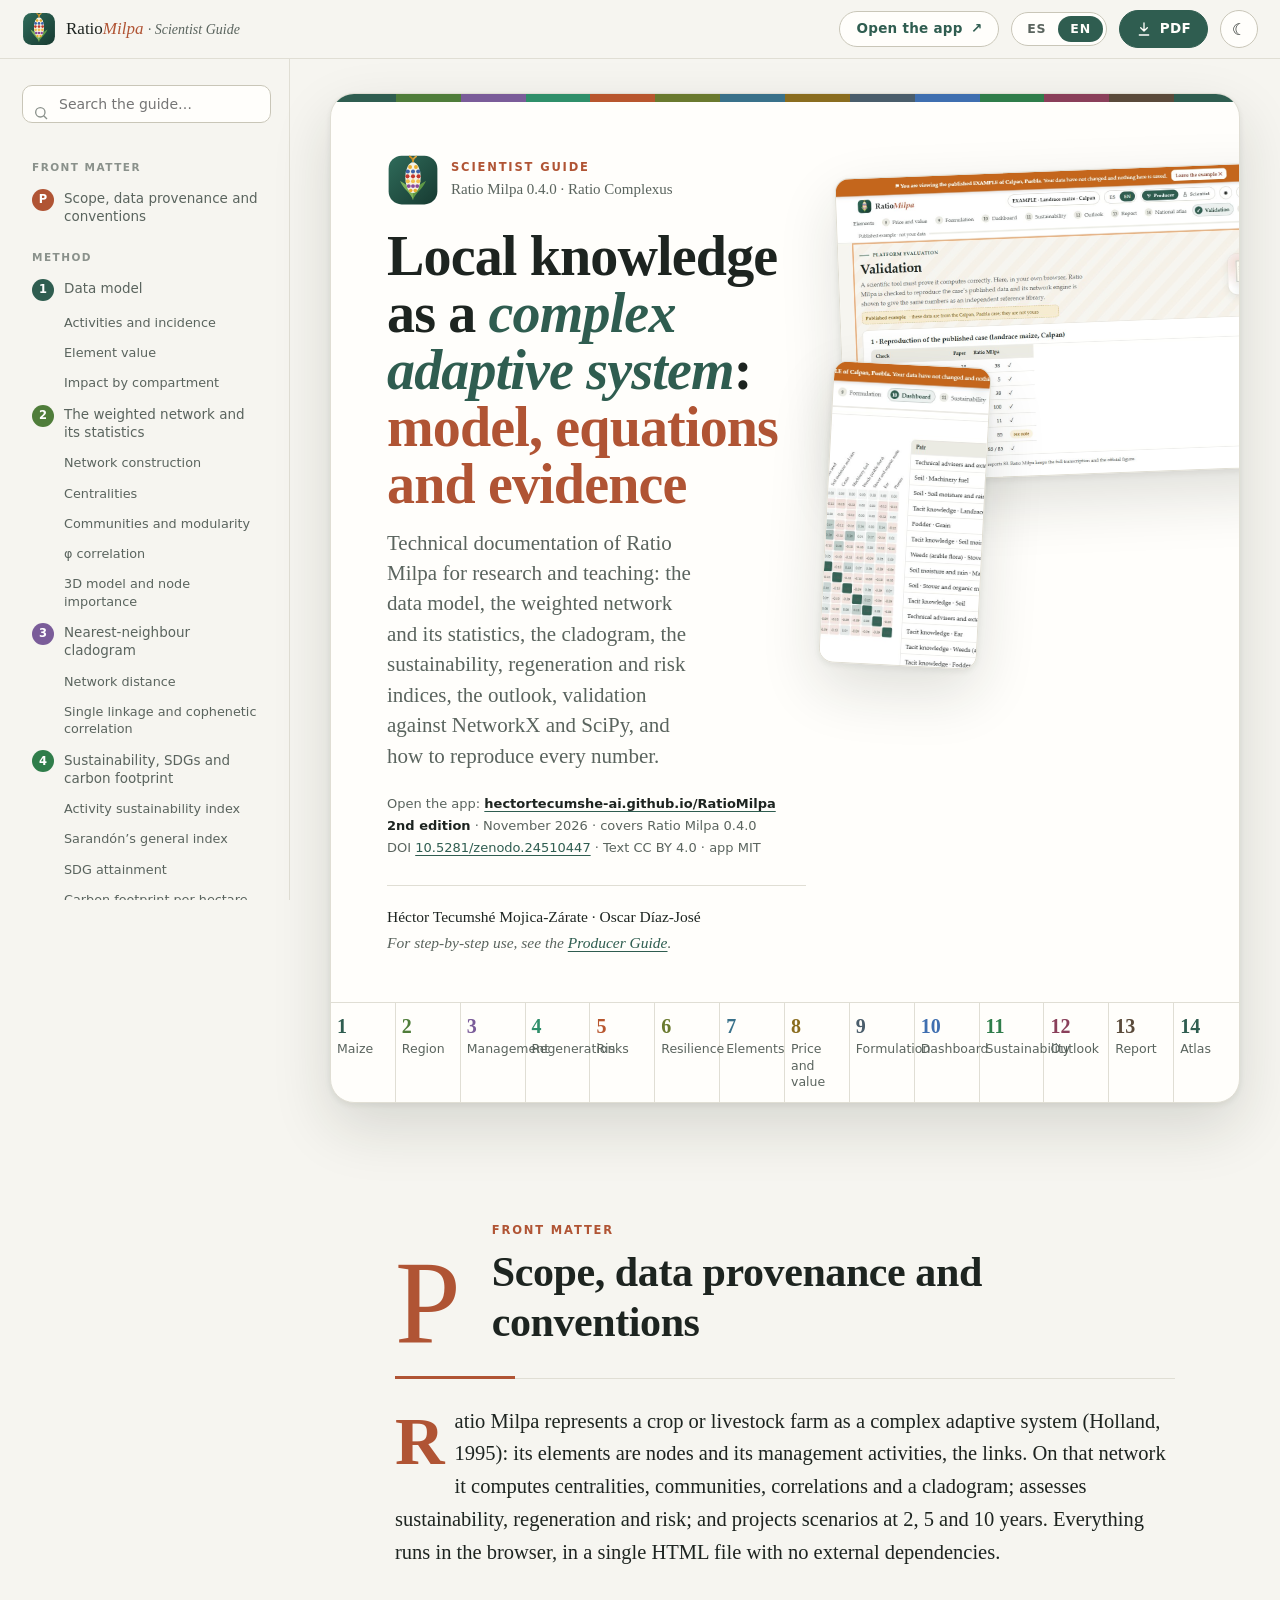
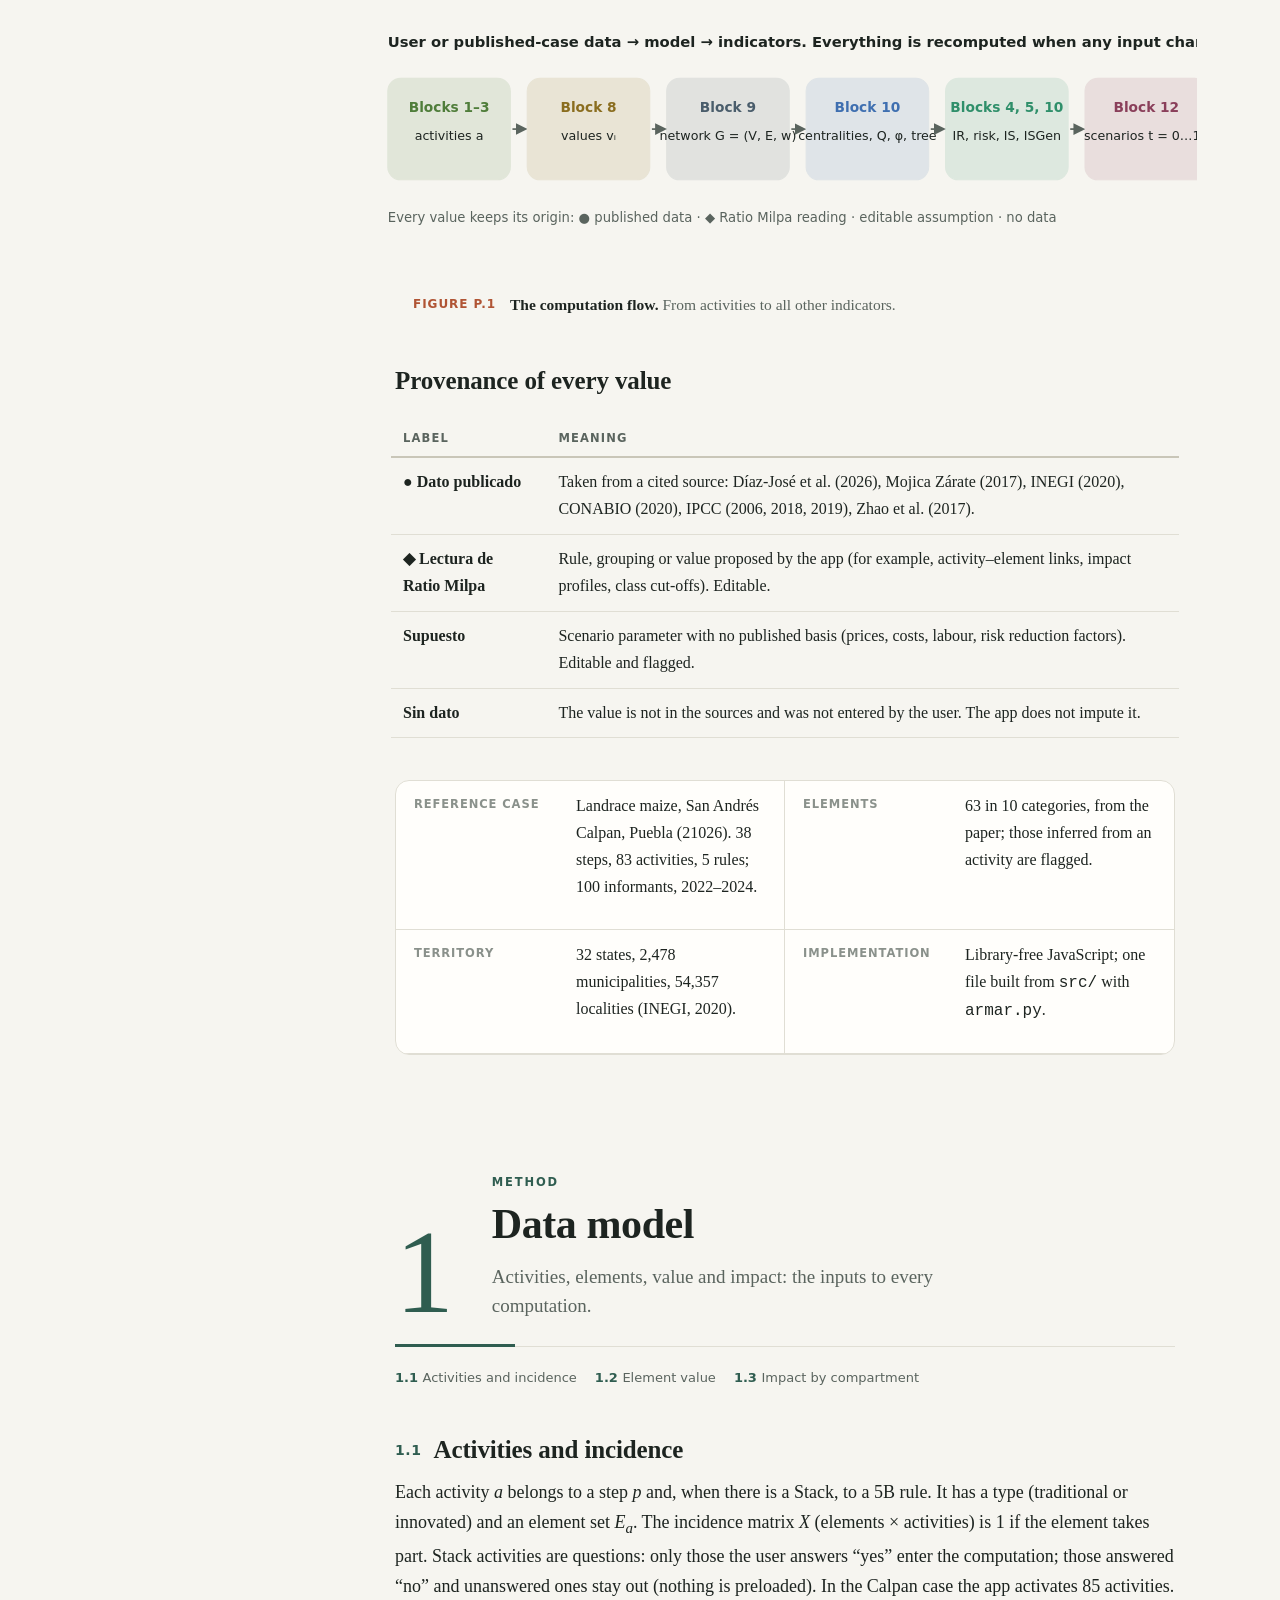
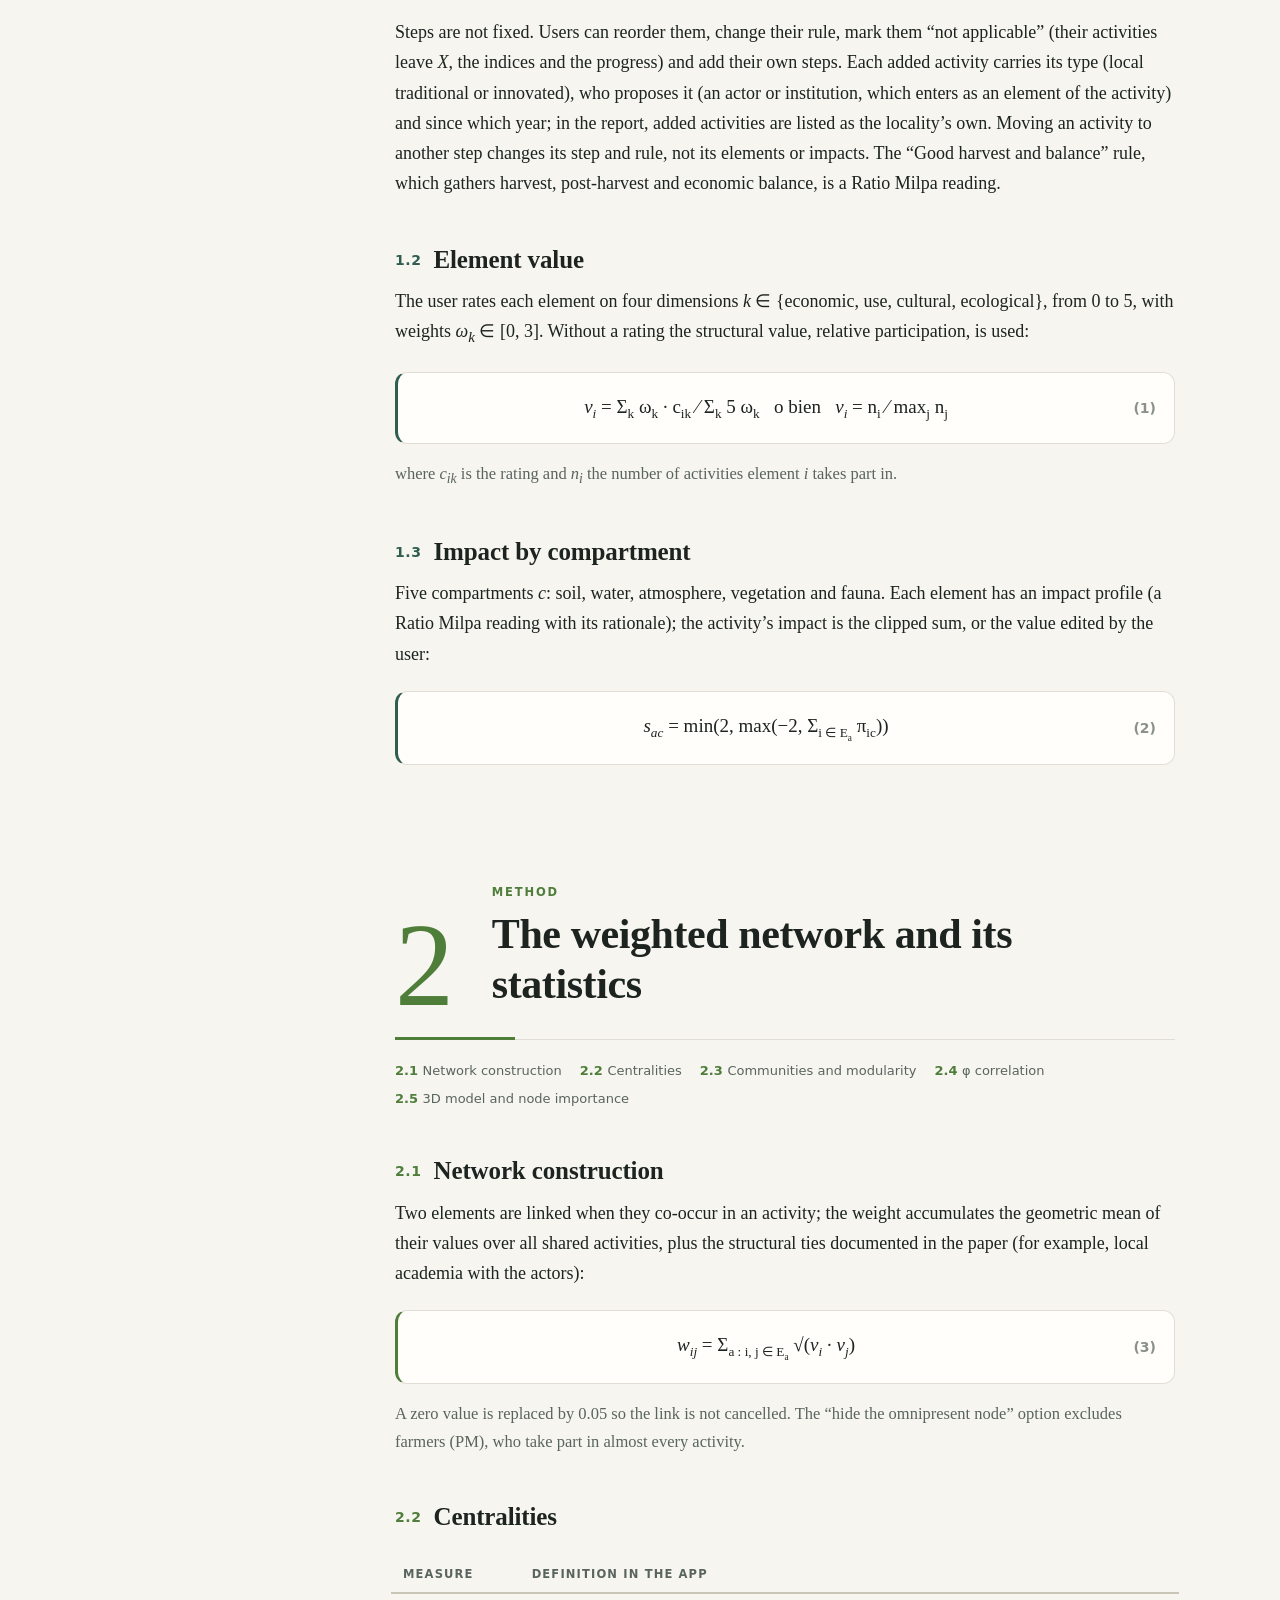
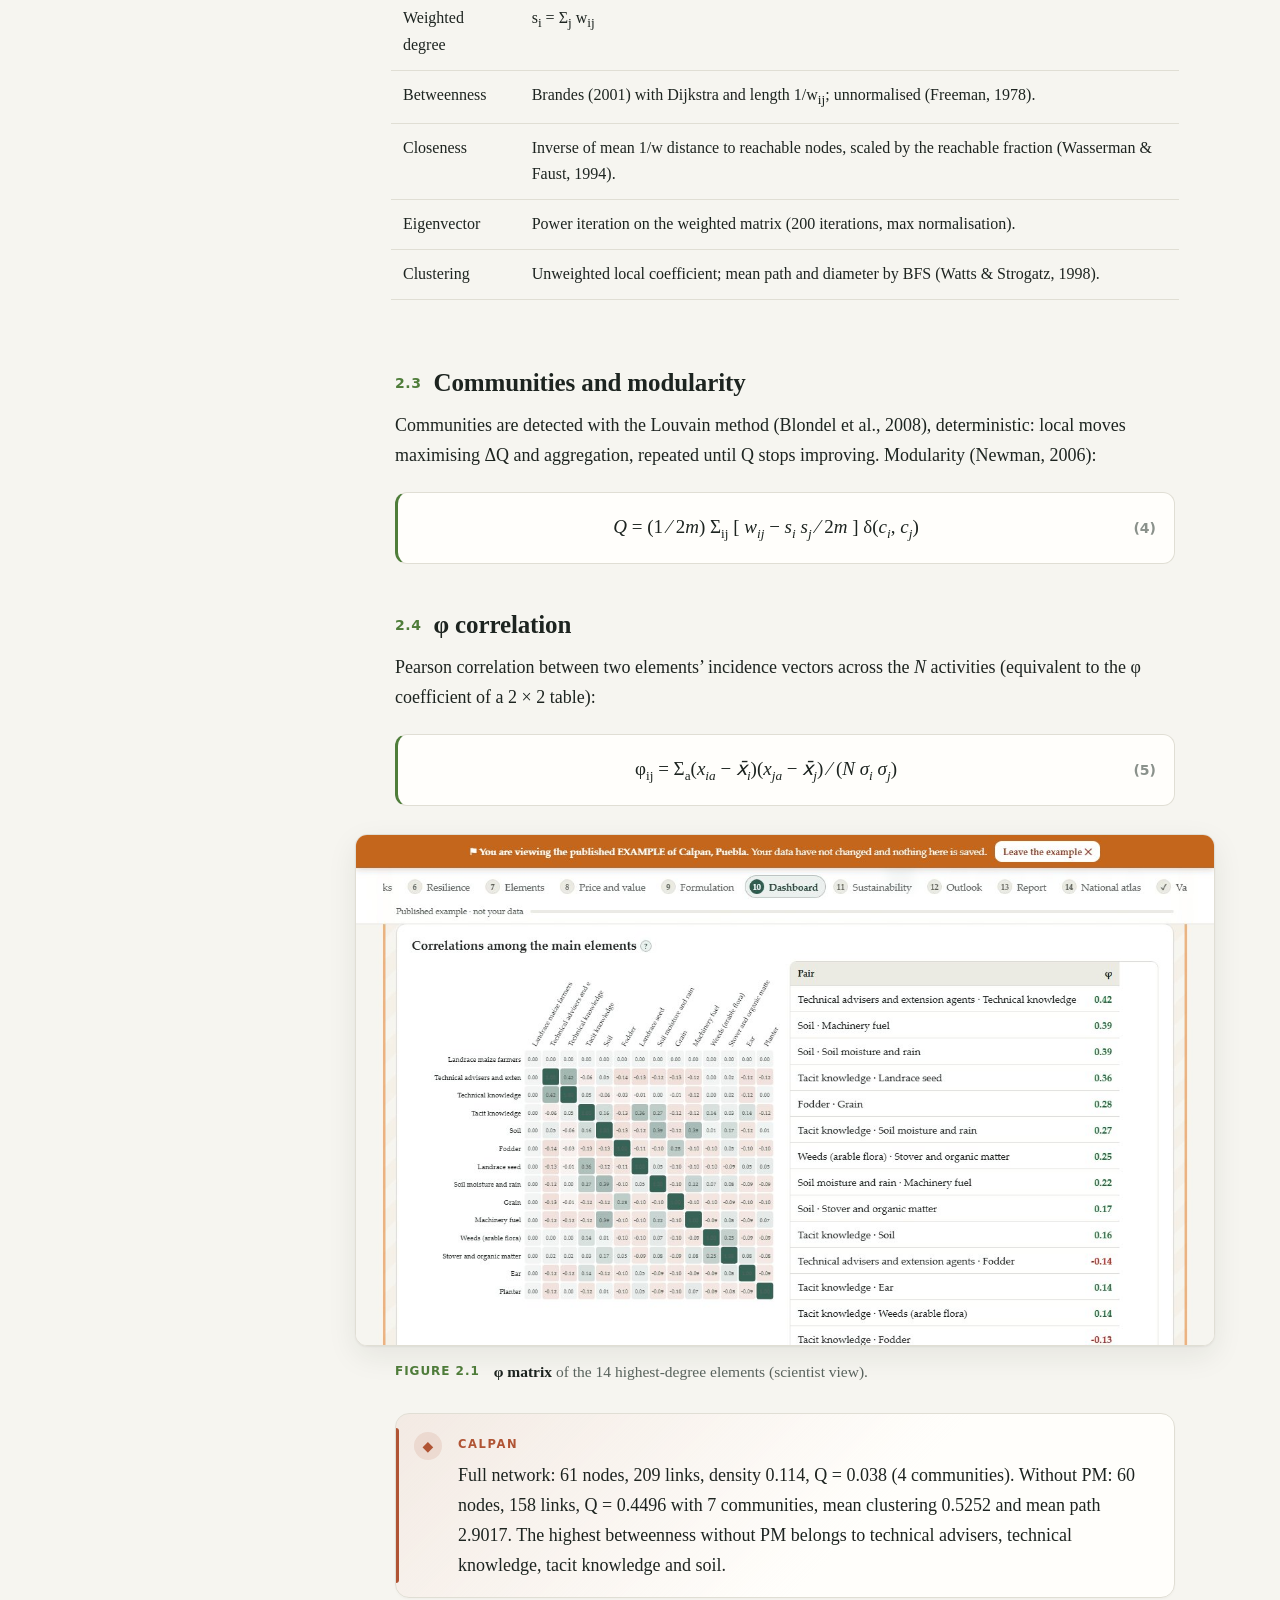
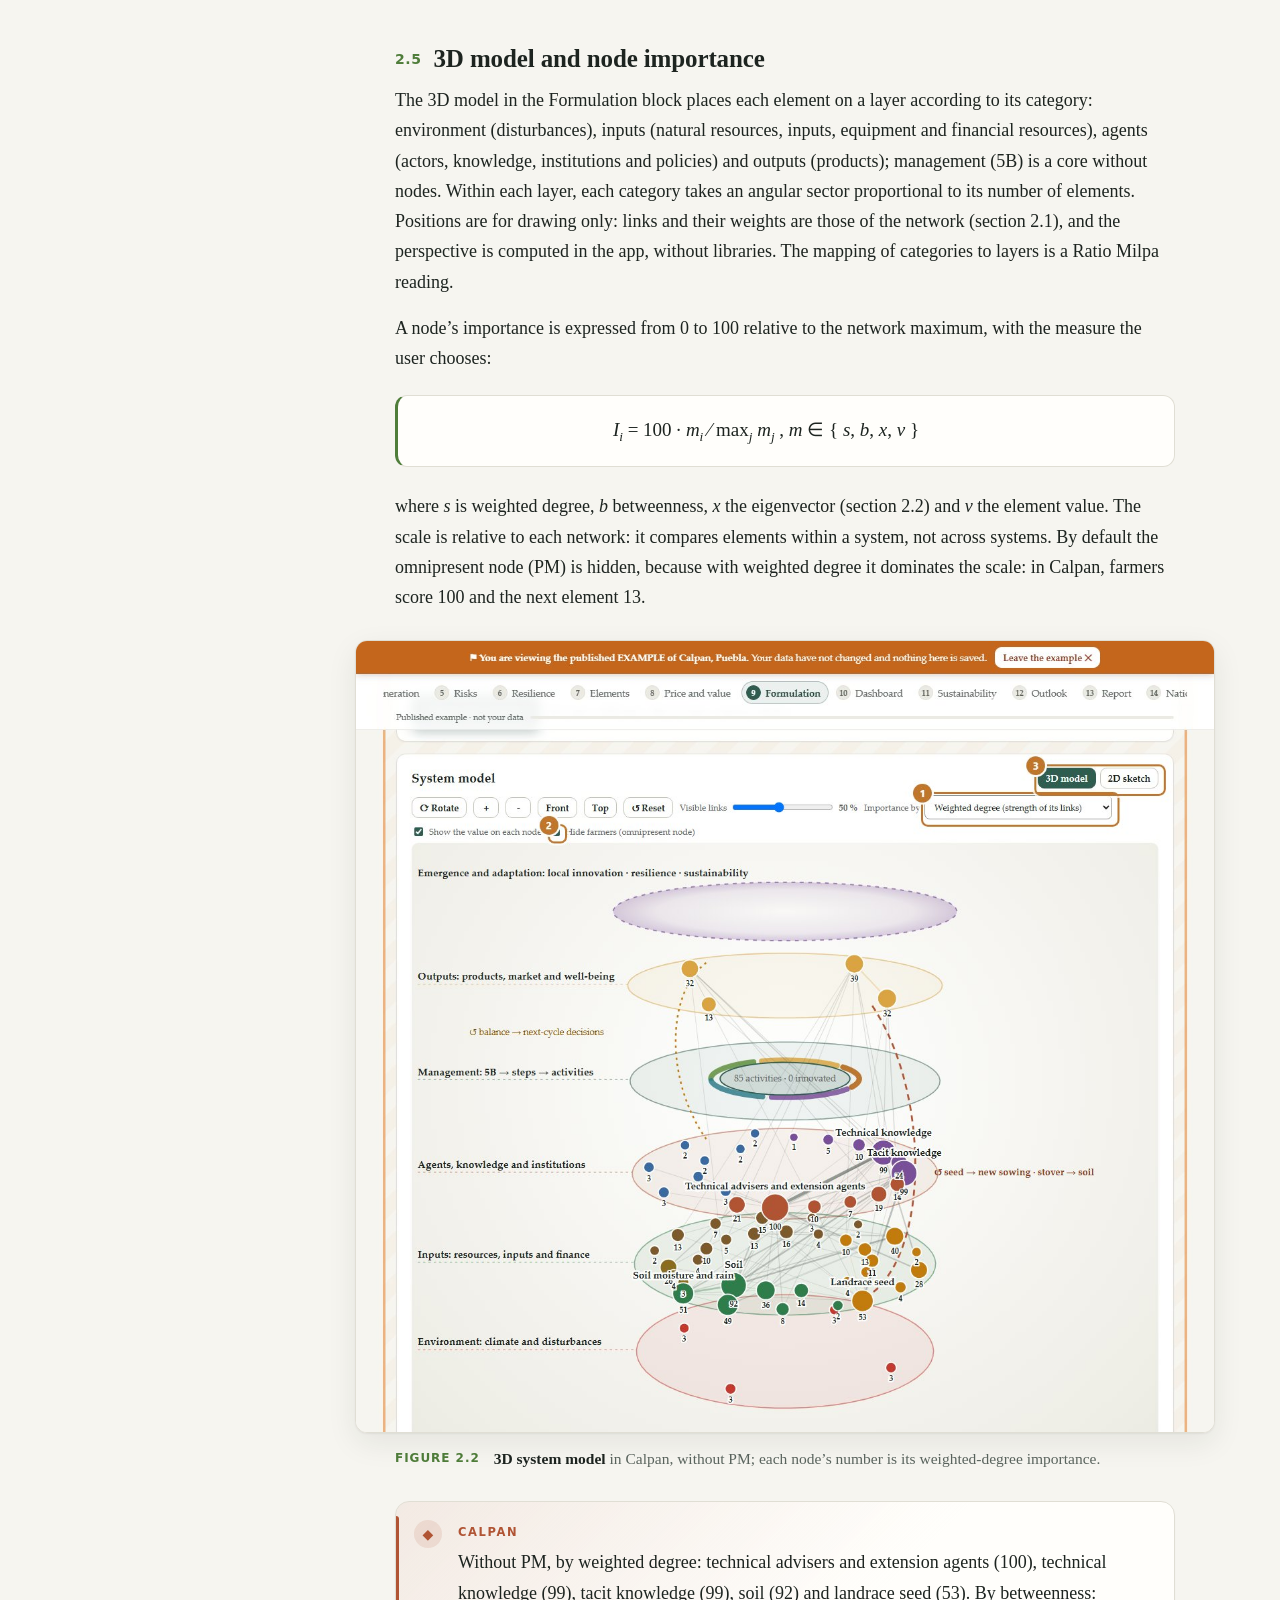
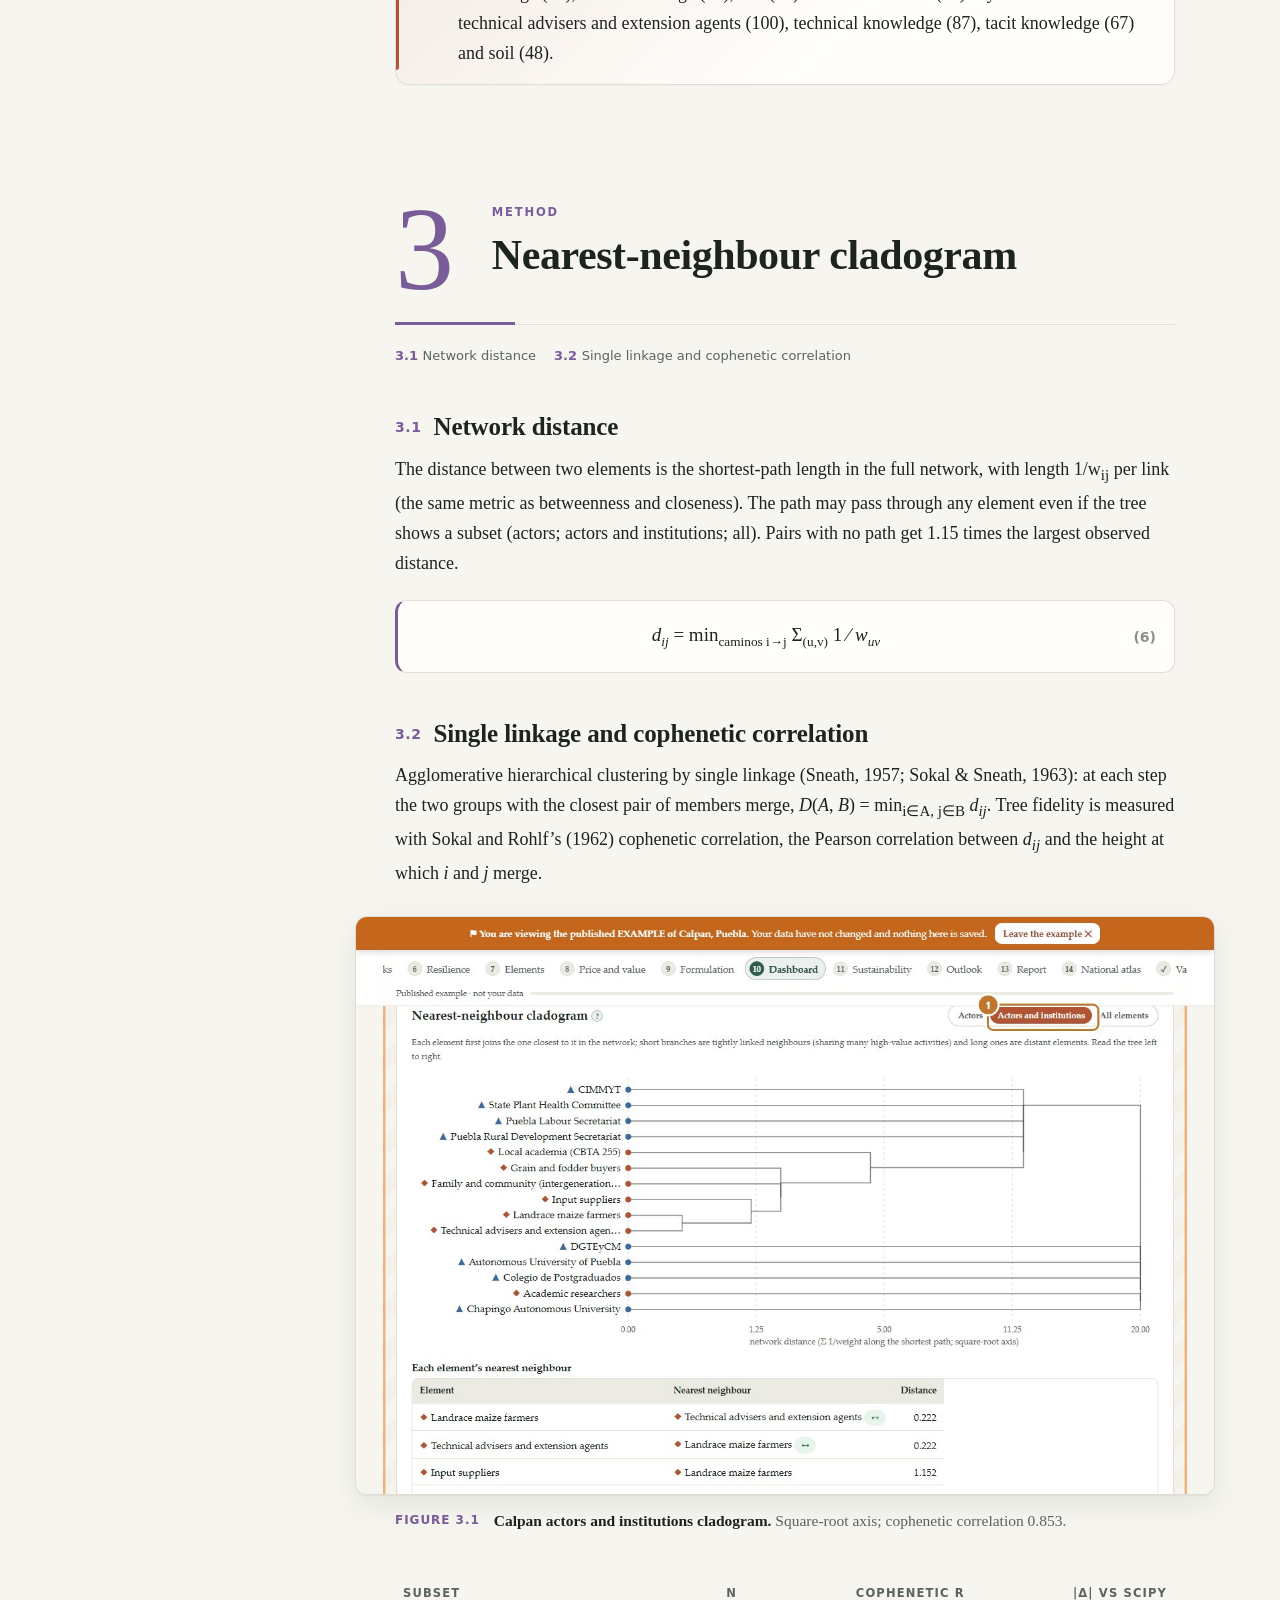
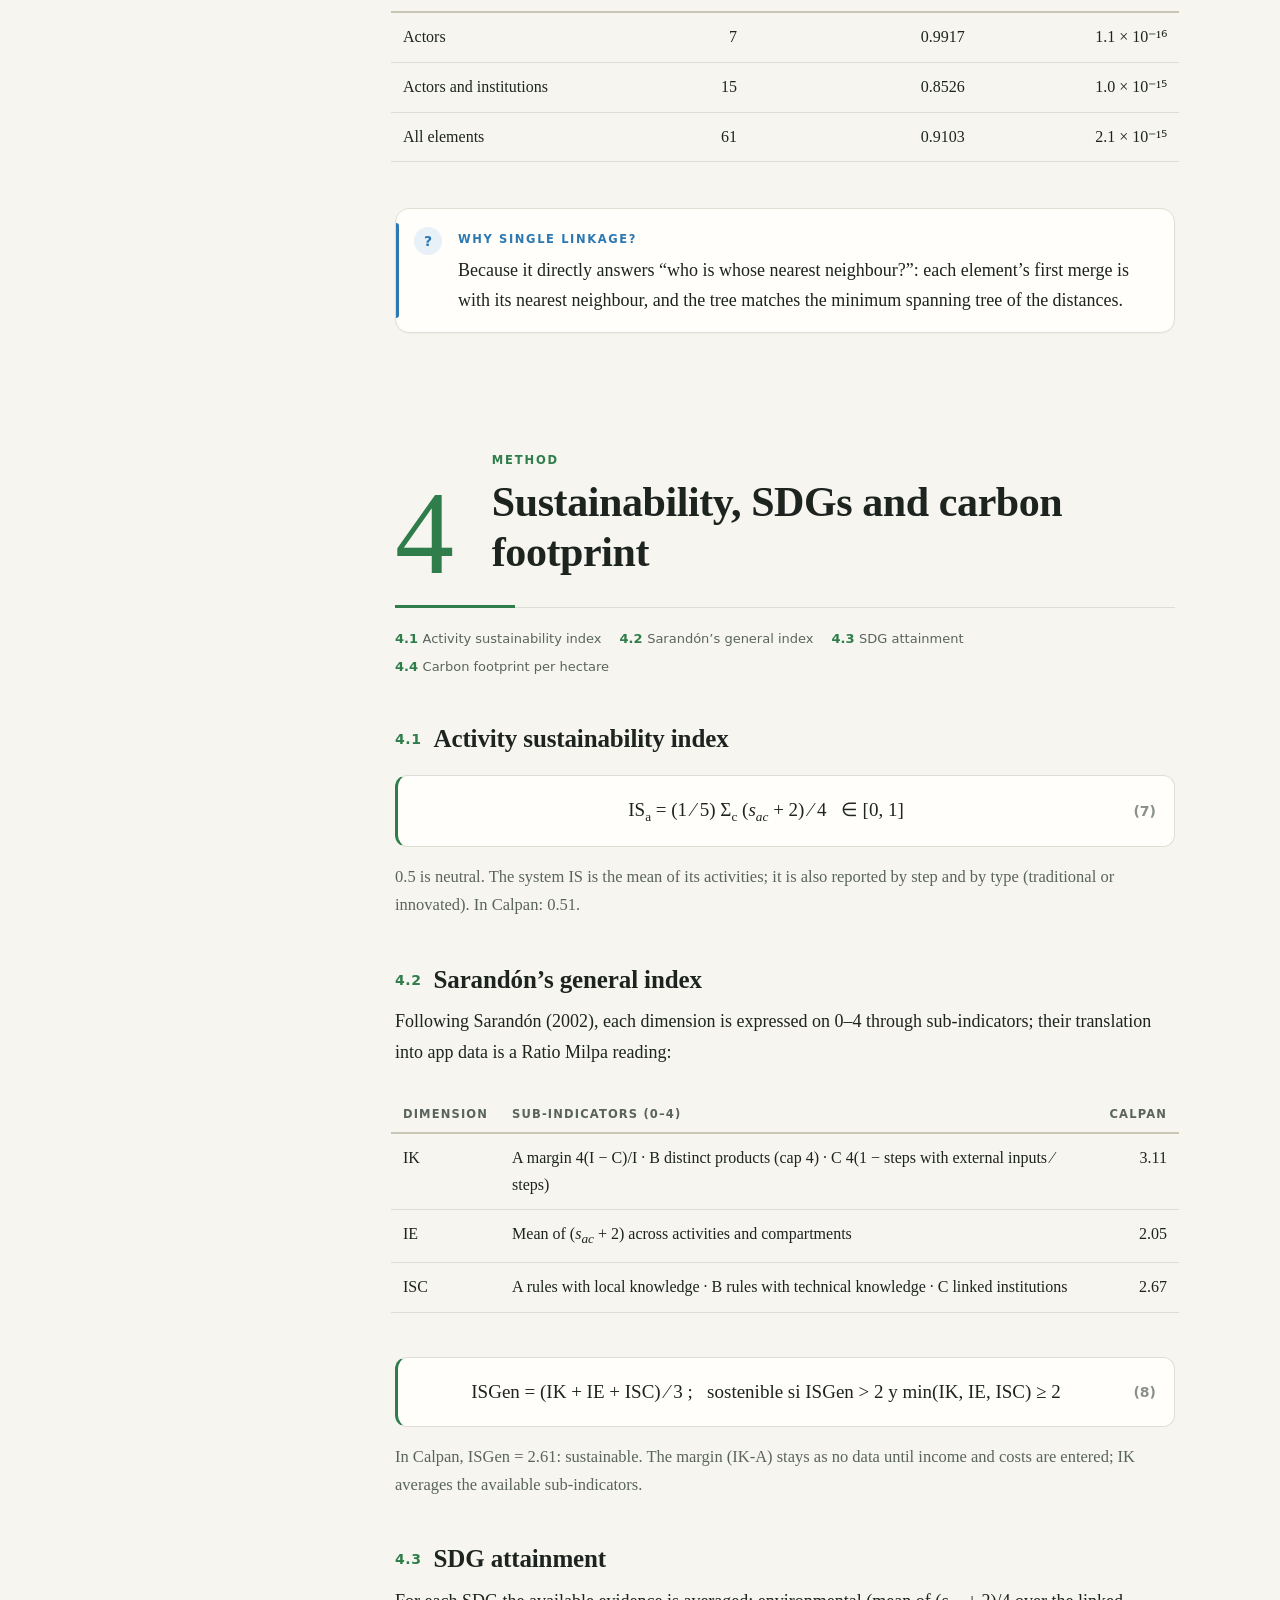
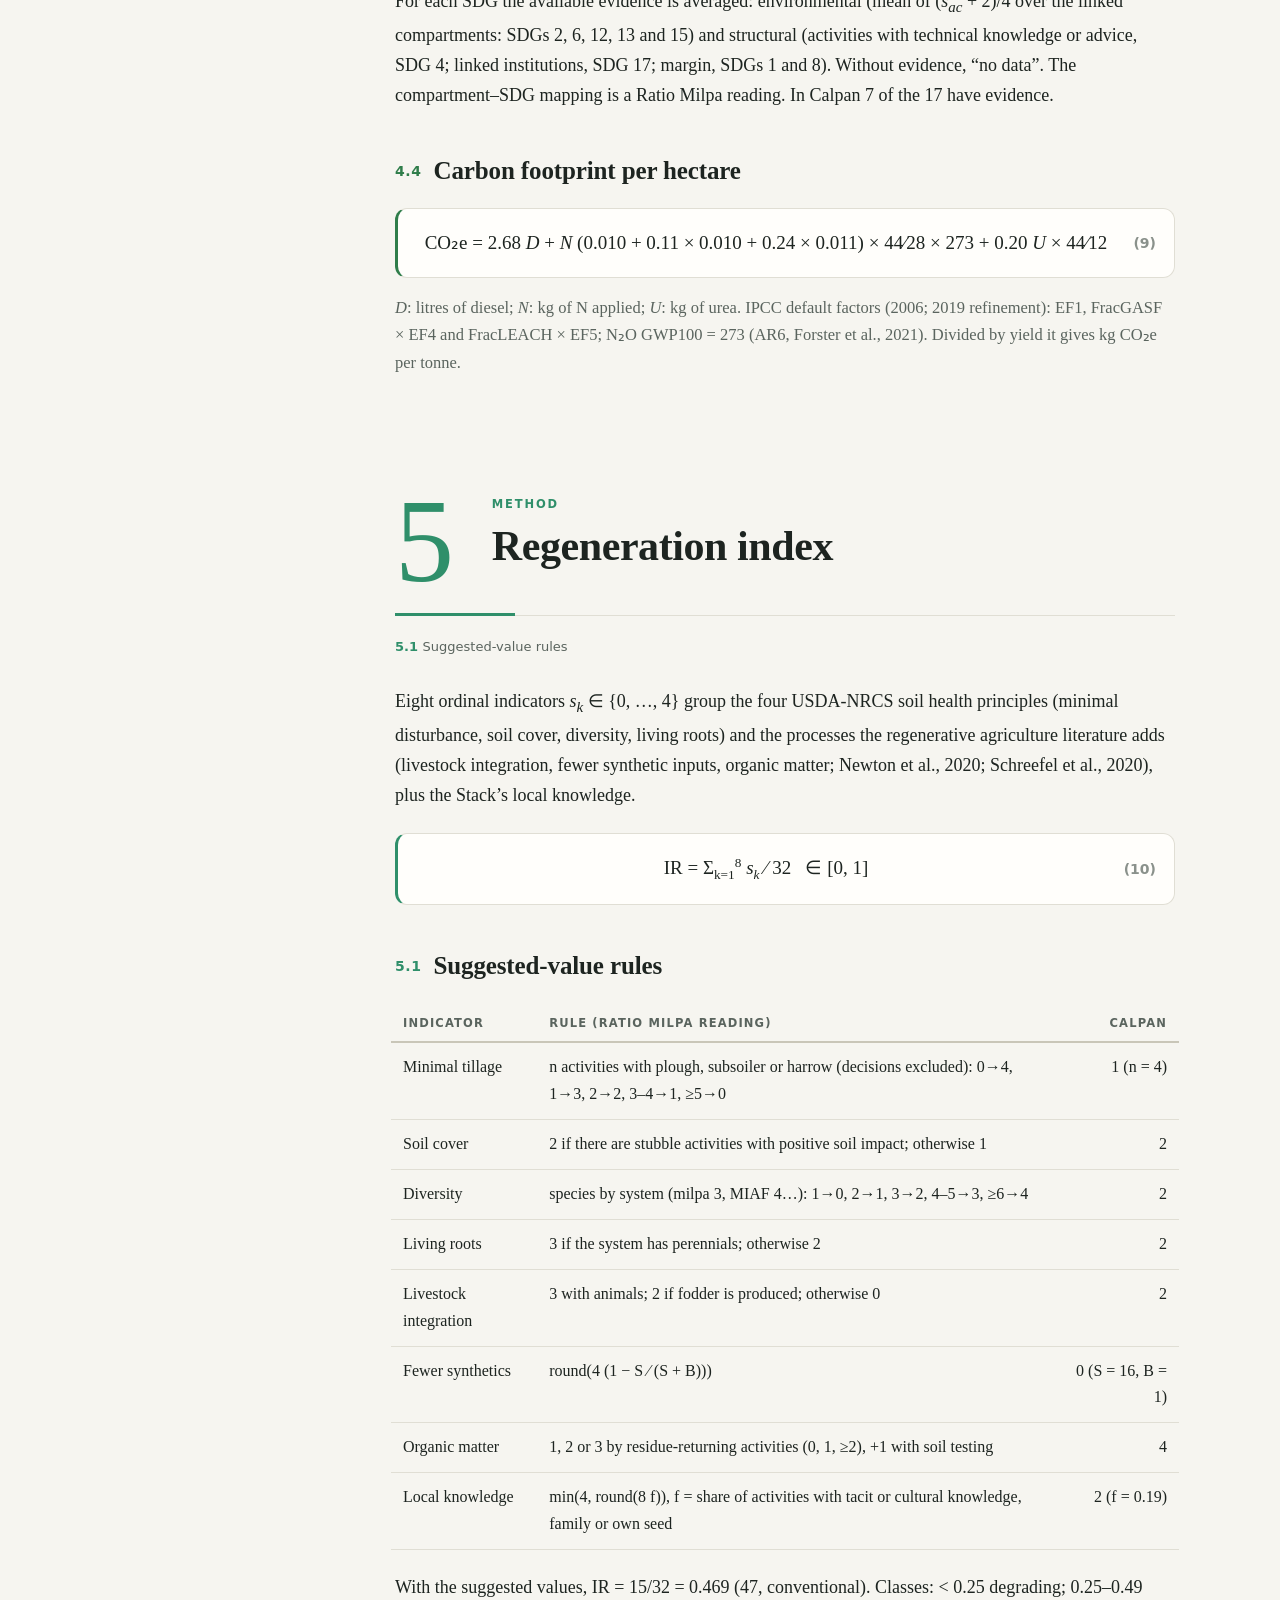
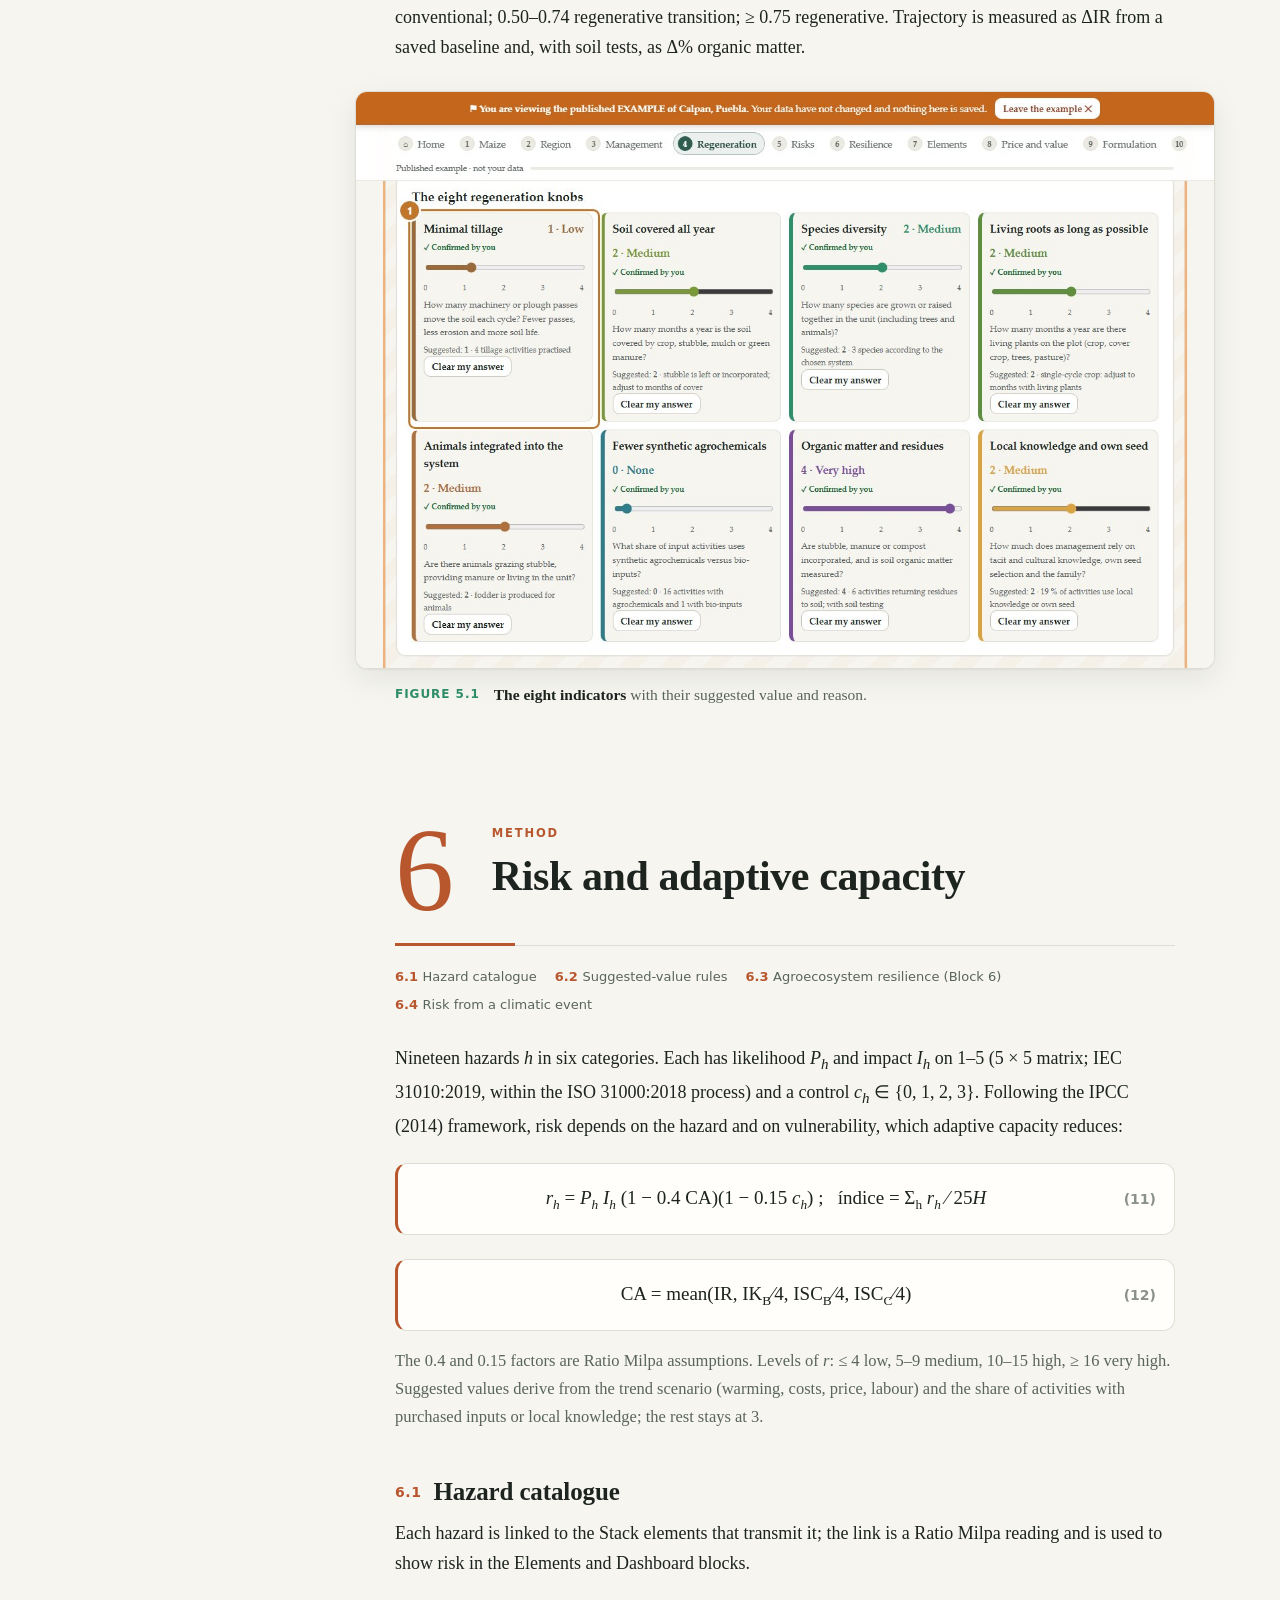
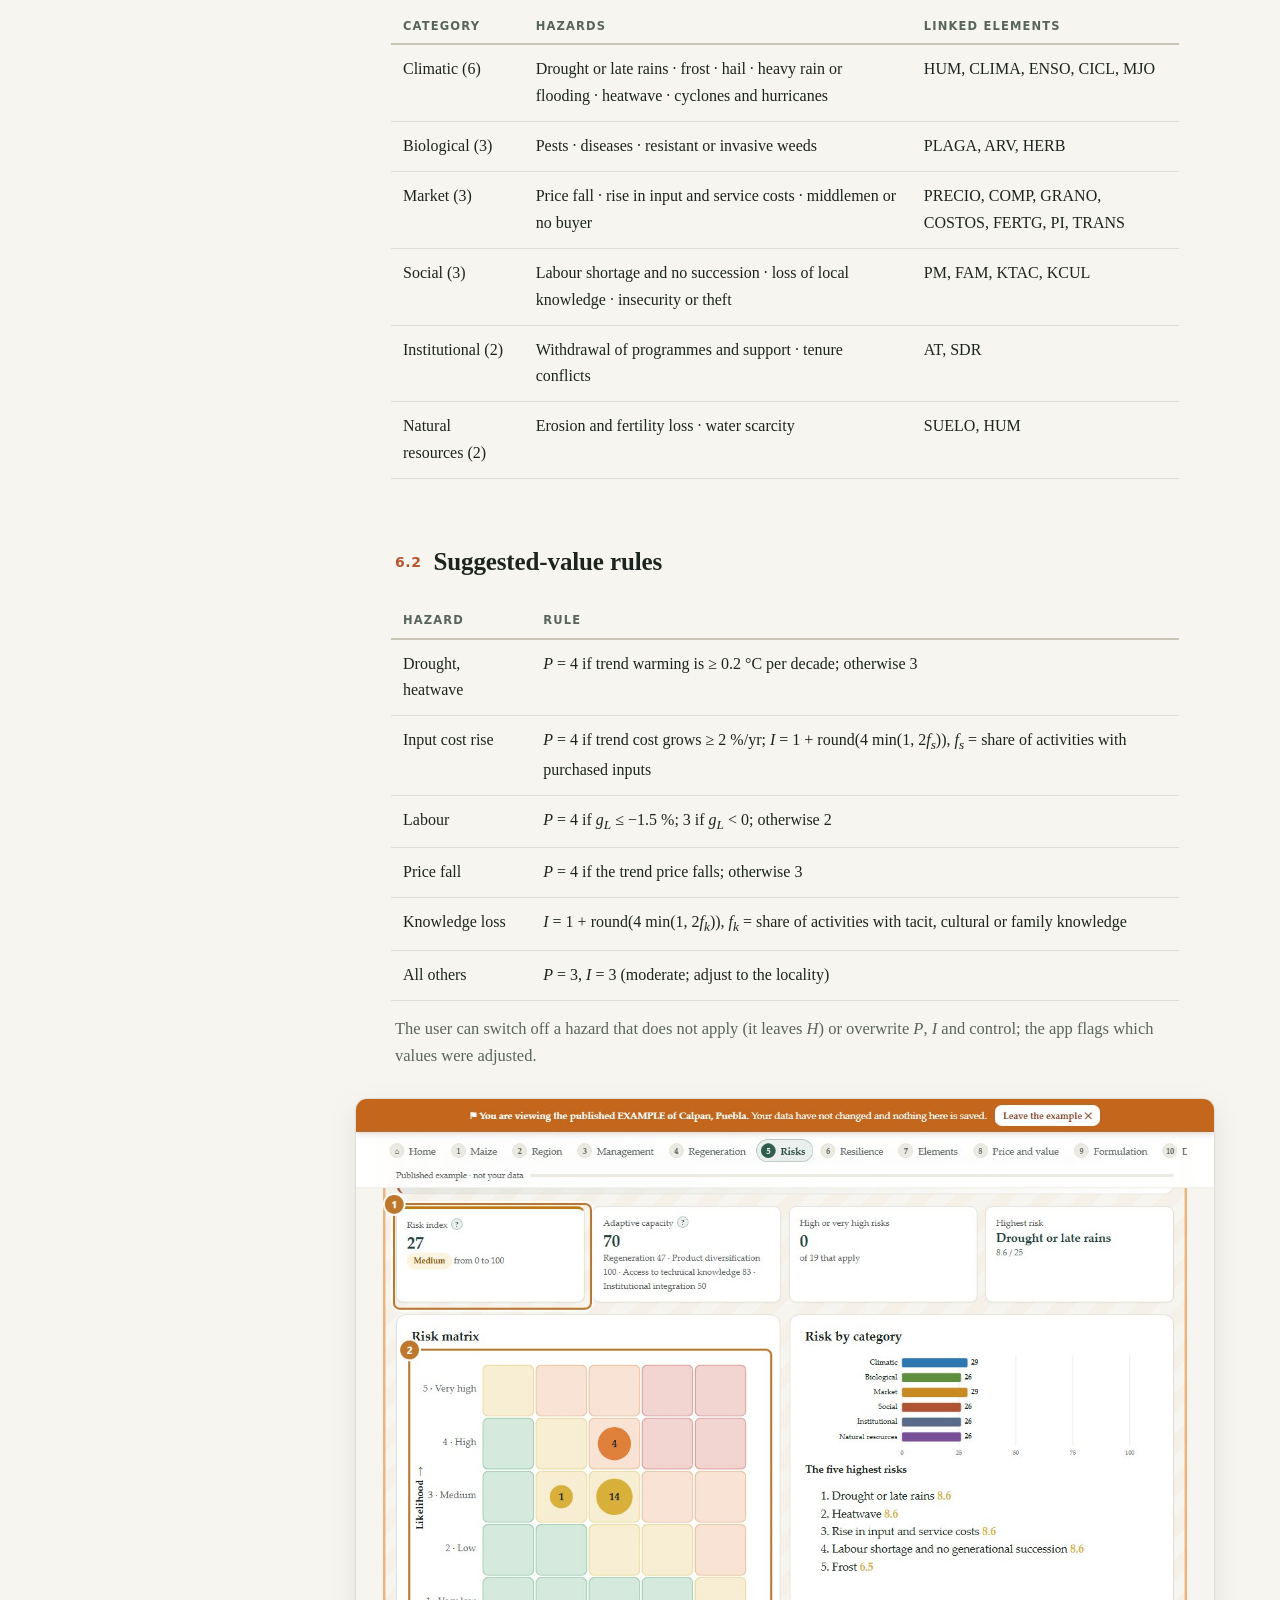
<file: instructivo-cientifico.html>
<!doctype html>
<html lang="es" data-lang="es">
<head>
<meta charset="utf-8">
<meta name="viewport" content="width=device-width, initial-scale=1">
<title>Ratio Milpa · Instructivo del Científico</title>
<meta name="description" content="Instructivo del Científico de Ratio Milpa: modelo, ecuaciones, validación y reproducibilidad. · Ratio Milpa Scientist Guide.">
<link rel="icon" href="logo.svg" type="image/svg+xml">
<style>

/* =====================================================================
   Ratio Milpa · Instructivos
   Misma familia visual que la app: serif clásica, verde pino y cobre.
   ===================================================================== */
:root{
  color-scheme: light;
  --bg:#f6f5f0; --paper:#fffefb; --soft:#efede5; --text:#1d2420; --muted:#5a645e; --faint:#8a918b;
  --line:#e0ded4; --line2:#c9c6b8;
  --pri:#2f5d50; --pri-d:#21453b; --pri-s:rgba(47,93,80,.09);
  --acc:#b05434; --acc-d:#8a3a1f; --acc-s:rgba(176,84,52,.12);
  --ok:#2f8f4a; --ok-s:#e9f5ec; --warn:#b5730c; --warn-s:#fcf3e2; --bad:#b8382e; --bad-s:#fbeae8; --info:#2d78b0; --info-s:#e8f1f8;
  --b1:#2f5d50; --b2:#4f7d3a; --b3:#7a5c99; --b4:#2f8f6a; --b5:#b8562e; --b6:#6a7a2f; --b7:#39718a; --b8:#8a6d1f; --b9:#4a5d6b; --b10:#3f6fb0; --b11:#2f7d4a; --b12:#8a3f5a; --b13:#5a4a3a; --b14:#2f5d50;
  --font:"Palatino Linotype",Palatino,"Book Antiqua","URW Palladio L",P052,"TeX Gyre Pagella",Georgia,serif;
  --sans:"Segoe UI",system-ui,-apple-system,"Helvetica Neue",Arial,sans-serif;
  --shadow:0 1px 2px rgba(30,36,24,.06),0 10px 30px rgba(30,36,24,.08);
  --shadow-lg:0 2px 6px rgba(30,36,24,.08),0 24px 60px rgba(30,36,24,.14);
  --r:14px; --side:290px; --col:780px;
}
@media (prefers-color-scheme: dark){
  :root:not([data-theme="light"]){
    color-scheme: dark;
    --bg:#121614; --paper:#191e1b; --soft:#202622; --text:#e7ebe5; --muted:#a9b2ab; --faint:#7c857e;
    --line:#2c342f; --line2:#3b453f;
    --pri:#8fc2ad; --pri-d:#b5dccb; --pri-s:rgba(143,194,173,.12);
    --acc:#ea926b; --acc-d:#f4b596; --acc-s:rgba(234,146,107,.14);
    --ok:#6cc488; --ok-s:rgba(108,196,136,.12); --warn:#e7b052; --warn-s:rgba(231,176,82,.12); --bad:#ee8a7f; --bad-s:rgba(238,138,127,.12); --info:#78b8e4; --info-s:rgba(120,184,228,.12);
    --b1:#8fc2ad; --b2:#a9cf7e; --b3:#bba3d6; --b4:#86d1a2; --b5:#ec9a72; --b6:#c8d67e; --b7:#86c3dc; --b8:#e0c06e; --b9:#9fb4c2; --b10:#9dbbe8; --b11:#86d1a2; --b12:#e08aa8; --b13:#c9b6a3; --b14:#8fc2ad;
    --shadow:0 1px 2px rgba(0,0,0,.4),0 10px 30px rgba(0,0,0,.35); --shadow-lg:0 2px 6px rgba(0,0,0,.45),0 24px 60px rgba(0,0,0,.5);
  }
}
:root[data-theme="dark"]{
  color-scheme: dark;
  --bg:#121614; --paper:#191e1b; --soft:#202622; --text:#e7ebe5; --muted:#a9b2ab; --faint:#7c857e;
  --line:#2c342f; --line2:#3b453f;
  --pri:#8fc2ad; --pri-d:#b5dccb; --pri-s:rgba(143,194,173,.12);
  --acc:#ea926b; --acc-d:#f4b596; --acc-s:rgba(234,146,107,.14);
  --ok:#6cc488; --ok-s:rgba(108,196,136,.12); --warn:#e7b052; --warn-s:rgba(231,176,82,.12); --bad:#ee8a7f; --bad-s:rgba(238,138,127,.12); --info:#78b8e4; --info-s:rgba(120,184,228,.12);
  --b1:#8fc2ad; --b2:#a9cf7e; --b3:#bba3d6; --b4:#86d1a2; --b5:#ec9a72; --b6:#c8d67e; --b7:#86c3dc; --b8:#e0c06e; --b9:#9fb4c2; --b10:#9dbbe8; --b11:#86d1a2; --b12:#e08aa8; --b13:#c9b6a3; --b14:#8fc2ad;
  --shadow:0 1px 2px rgba(0,0,0,.4),0 10px 30px rgba(0,0,0,.35); --shadow-lg:0 2px 6px rgba(0,0,0,.45),0 24px 60px rgba(0,0,0,.5);
}

/* ---------- idioma: solo se ve el activo ---------- */
html[data-lang="es"] [lang="en"]:not(html), html[data-lang="en"] [lang="es"]:not(html){display:none!important}

*{box-sizing:border-box}
html,body{overflow-x:clip}
html{scroll-behavior:smooth;scroll-padding-top:84px}
body{margin:0;background:var(--bg);color:var(--text);font-family:var(--font);font-size:18px;line-height:1.68;
  -webkit-font-smoothing:antialiased;text-rendering:optimizeLegibility;font-variant-numeric:lining-nums proportional-nums}
img{max-width:100%;display:block}
a{color:var(--pri);text-decoration-thickness:1px;text-underline-offset:3px}
b,strong{font-weight:700}
h1,h2,h3,h4{font-weight:700;line-height:1.18;color:var(--text);font-variant-numeric:lining-nums}
table,.num,.kpi b,figure figcaption .fn{font-variant-numeric:lining-nums tabular-nums}
.sc{font-variant:small-caps;letter-spacing:.06em}
.eyebrow{font-family:var(--sans);font-size:11.5px;font-weight:700;letter-spacing:.16em;text-transform:uppercase;color:var(--acc)}

/* ---------- barra superior ---------- */
.top{position:sticky;top:0;z-index:50;display:flex;align-items:center;gap:12px;padding:10px 22px;
  background:color-mix(in srgb,var(--bg) 86%,transparent);backdrop-filter:saturate(1.4) blur(12px);-webkit-backdrop-filter:saturate(1.4) blur(12px);border-bottom:1px solid var(--line)}
.top .brand{display:flex;align-items:center;gap:10px;text-decoration:none;color:var(--text);min-width:0}
.top .brand img{width:34px;height:34px;border-radius:9px;flex:none}
.top .brand span{font-size:17px;white-space:nowrap;overflow:hidden;text-overflow:ellipsis}
.top .brand i{color:var(--acc)}
.top .brand small{color:var(--muted);font-style:italic;font-size:14px}
.top .sp{flex:1}
.seg{display:inline-flex;border:1px solid var(--line2);border-radius:999px;padding:3px;background:var(--paper)}
.seg button{border:0;background:none;font:700 12.5px/1 var(--sans);letter-spacing:.06em;color:var(--muted);padding:7px 12px;border-radius:999px;cursor:pointer}
.seg button.on{background:var(--pri);color:var(--paper)}
:root[data-theme="dark"] .seg button.on{color:#10221b}
.ib{display:inline-grid;place-items:center;width:38px;height:38px;border-radius:50%;border:1px solid var(--line2);background:var(--paper);color:var(--text);cursor:pointer;font-size:16px;text-decoration:none}
.btn{display:inline-flex;align-items:center;gap:8px;border:1px solid var(--pri);background:var(--pri);color:var(--paper);font:700 13.5px/1 var(--sans);letter-spacing:.02em;padding:10px 16px;border-radius:999px;cursor:pointer;text-decoration:none}
.btn.ghost{background:var(--paper);color:var(--pri);border-color:var(--line2)}
.btn svg{width:16px;height:16px}
#leido{position:absolute;left:0;bottom:-1px;height:2px;width:0;background:linear-gradient(90deg,var(--pri),var(--acc))}
#menuBtn{display:none}

/* ---------- maqueta ---------- */
.layout{display:grid;grid-template-columns:var(--side) minmax(0,1fr);max-width:1320px;margin:0 auto}
aside.toc{position:sticky;top:59px;align-self:start;height:calc(100vh - 59px);overflow:auto;padding:26px 18px 40px 22px;border-right:1px solid var(--line);font-family:var(--sans);font-size:13.5px}
.search{position:relative;margin-bottom:18px}
.search input{width:100%;padding:10px 12px 10px 36px;border:1px solid var(--line2);border-radius:10px;background:var(--paper);color:var(--text);font:14px var(--sans)}
.search svg{position:absolute;left:11px;top:50%;width:16px;height:16px;transform:translateY(-50%);color:var(--faint)}
.search .hits{font-size:12px;color:var(--muted);margin:6px 2px 0;min-height:1em}
.toc ol{list-style:none;margin:0;padding:0}
.toc li{margin:1px 0}
.toc a{display:flex;gap:10px;align-items:baseline;padding:6px 10px;border-radius:8px;color:var(--muted);text-decoration:none;line-height:1.35}
.toc a:hover{background:var(--soft);color:var(--text)}
.toc a.act{background:var(--pri-s);color:var(--text);font-weight:600}
.toc .n{flex:none;display:inline-grid;place-items:center;width:22px;height:22px;border-radius:50%;font-size:11.5px;font-weight:700;color:#fff;background:var(--c,var(--faint))}
:root[data-theme="dark"] .toc .n{color:#111}
.toc .sub a{padding-left:42px;font-size:12.8px}
.toc .sub a.act{font-weight:600}
.toc .grp{margin:18px 10px 6px;font-size:10.5px;font-weight:700;letter-spacing:.14em;text-transform:uppercase;color:var(--faint)}
.toc li.hide{display:none}

main{min-width:0;padding:0 40px 120px}
.doc{max-width:var(--col);margin:0 auto}

/* ---------- portada ---------- */
.cover{position:relative;margin:34px auto 30px;max-width:1040px;border-radius:24px;overflow:hidden;background:var(--paper);box-shadow:var(--shadow-lg);border:1px solid var(--line)}
.cover .band{display:flex;height:8px}.cover .band i{flex:1}
.cover .in{display:grid;grid-template-columns:1.1fr .9fr;gap:34px;padding:52px 56px 46px}
.cover .kick{display:flex;align-items:center;gap:12px;margin-bottom:22px}
.cover .kick img{width:52px;height:52px;border-radius:13px}
.cover h1{font-size:clamp(38px,4.6vw,56px);margin:0 0 6px;letter-spacing:-.015em;line-height:1.02}
.cover h1 em{font-style:italic;color:var(--pri);font-weight:600}
.cover h1 .a{color:var(--acc)}
.cover .sub{font-size:21px;color:var(--muted);margin:14px 0 22px;max-width:30ch;line-height:1.45}
.cover .meta{font-family:var(--sans);font-size:13px;color:var(--muted);line-height:1.7}
.cover .meta b{color:var(--text)}
.cover .who{margin-top:26px;padding-top:18px;border-top:1px solid var(--line);font-size:15.5px}
.cover .who span{color:var(--muted);font-style:italic}
.cover .art{position:relative;min-height:380px}
.cover .art .frame{position:absolute;right:-110px;top:16px;width:calc(100% + 110px);border-radius:14px;overflow:hidden;box-shadow:var(--shadow-lg);border:1px solid var(--line);transform:rotate(-2.2deg)}
.cover .art .frame.b{top:210px;right:auto;left:-14px;width:46%;transform:rotate(3deg)}
.cover .steps{display:grid;grid-template-columns:repeat(14,minmax(0,1fr));border-top:1px solid var(--line);font-family:var(--sans)}
.cover .steps div{padding:10px 6px 12px;border-right:1px solid var(--line);font-size:12.5px;color:var(--muted);line-height:1.3}
.cover .steps div:last-child{border-right:0}
.cover .steps b{display:block;font-size:20px;font-family:var(--font);color:var(--c);margin-bottom:2px}

/* ---------- capítulos ---------- */
.chap{position:relative;margin-top:80px;padding-top:4px}
.chap-head{position:relative;display:grid;grid-template-columns:auto 1fr;gap:4px 26px;align-items:end;padding:34px 0 26px;margin-bottom:26px;border-bottom:1px solid var(--line)}
.chap-head .big{grid-row:span 3;font-size:118px;line-height:.8;font-weight:400;color:var(--c);font-variant-numeric:lining-nums;letter-spacing:-.04em}
.chap-head .eyebrow{color:var(--c)}
.chap-head h2{font-size:clamp(30px,3.6vw,42px);margin:4px 0 0;letter-spacing:-.01em;padding-right:76px}
.chap-head p{grid-column:2;margin:10px 0 0;color:var(--muted);font-size:19px;line-height:1.5;max-width:56ch}
.chap-head .rule{position:absolute;left:0;bottom:-1px;width:120px;height:3px;background:var(--c)}
.chap-head .ico{position:absolute;right:0;top:20px;width:64px;height:64px;color:var(--c);opacity:.9}
.inchap{display:flex;flex-wrap:wrap;gap:6px 18px;margin:-6px 0 28px;font-family:var(--sans);font-size:13px}
.inchap a{color:var(--muted);text-decoration:none}
.inchap a::before{content:attr(data-n)" ";color:var(--c);font-weight:700}
.inchap a:hover{color:var(--text)}

h3{font-size:25px;margin:46px 0 12px;letter-spacing:-.005em;scroll-margin-top:84px}
h3 .sn{font-family:var(--sans);font-size:14px;font-weight:700;color:var(--c,var(--acc));margin-right:12px;vertical-align:3px;letter-spacing:.04em}
h4{font-size:19px;margin:28px 0 8px}
p{margin:0 0 16px}
.lead{font-size:20.5px;line-height:1.6;color:var(--text)}
.lead::first-letter{float:left;font-size:3.35em;line-height:.9;padding:6px 10px 0 0;color:var(--c,var(--pri));font-weight:600}
ul,ol{padding-left:24px;margin:0 0 18px}
li{margin:5px 0}
li::marker{color:var(--c,var(--acc))}
kbd,.ui{font-family:var(--sans);font-size:.78em;font-weight:700;letter-spacing:.01em;white-space:nowrap;padding:3px 9px 3px;border-radius:7px;border:1px solid var(--line2);border-bottom-width:2px;background:var(--paper);color:var(--text);vertical-align:1px}
.ui.pri{background:var(--pri);border-color:var(--pri-d);color:var(--paper)}
.path{font-family:var(--sans);font-size:.8em;font-weight:600;color:var(--pri);white-space:nowrap}
.path i{font-style:normal;color:var(--faint);margin:0 5px}
.val{font-family:var(--sans);font-size:.84em;font-weight:600;background:var(--soft);padding:1px 7px;border-radius:5px;white-space:nowrap}

/* ---------- recuadros ---------- */
.box{position:relative;margin:24px 0;padding:18px 22px 16px 62px;border-radius:var(--r);background:var(--paper);border:1px solid var(--line);box-shadow:0 1px 2px rgba(0,0,0,.03)}
.box::before{content:"";position:absolute;left:0;top:14px;bottom:14px;width:3px;border-radius:0 3px 3px 0;background:var(--k)}
.box .bi{position:absolute;left:18px;top:18px;width:28px;height:28px;border-radius:50%;display:grid;place-items:center;background:var(--ks);color:var(--k);font:700 14px/1 var(--sans)}
.box .bt{display:block;font:700 11.5px/1.2 var(--sans);letter-spacing:.14em;text-transform:uppercase;color:var(--k);margin:6px 0 8px}
.box p:last-child,.box ul:last-child,.box ol:last-child{margin-bottom:0}
.box.tip{--k:var(--pri);--ks:var(--pri-s)}
.box.warn{--k:var(--warn);--ks:var(--warn-s);background:color-mix(in srgb,var(--warn-s) 55%,var(--paper))}
.box.why{--k:var(--info);--ks:var(--info-s)}
.box.farm{--k:var(--acc);--ks:var(--acc-s);background:linear-gradient(135deg,color-mix(in srgb,var(--acc-s) 70%,var(--paper)),var(--paper) 60%)}
.box.rule{--k:var(--ok);--ks:var(--ok-s)}
.box.rule table{margin:6px 0 2px}
.box.rule td:first-child{min-width:200px}

/* ---------- reglas de decisión ---------- */
table{width:100%;border-collapse:collapse;margin:14px 0 22px;font-size:16px}
th{font:700 11.5px/1.3 var(--sans);letter-spacing:.1em;text-transform:uppercase;color:var(--muted);text-align:left;padding:10px 12px;border-bottom:2px solid var(--line2)}
td{padding:11px 12px;border-bottom:1px solid var(--line);vertical-align:top}
td.r,th.r{text-align:right}
tr.hl td{background:var(--acc-s)}
.tbl{overflow-x:auto;margin:0 -4px}
.dot{display:inline-block;width:10px;height:10px;border-radius:50%;margin-right:8px;vertical-align:1px;background:var(--k)}
.dot.ok{--k:var(--ok)} .dot.warn{--k:var(--warn)} .dot.bad{--k:var(--bad)} .dot.info{--k:var(--info)}
.badge{display:inline-block;font:700 12px/1 var(--sans);padding:5px 10px;border-radius:999px;white-space:nowrap}
.badge.ok{background:var(--ok-s);color:var(--ok)} .badge.warn{background:var(--warn-s);color:var(--warn)} .badge.info{background:var(--info-s);color:var(--info)} .badge.acc{background:var(--acc-s);color:var(--acc-d)} .badge.pri{background:var(--pri-s);color:var(--pri)}

/* ---------- figuras con marcas ---------- */
figure{margin:28px -40px 30px;padding:0}
figure.narrow{margin-left:0;margin-right:0}
.shot{position:relative;border-radius:12px;overflow:hidden;border:1px solid var(--line);box-shadow:var(--shadow);background:var(--paper);cursor:zoom-in}
.shot img{width:100%;height:auto}
.mk{position:absolute;pointer-events:none}
.mk .ring{position:absolute;inset:-5px;border:2.5px solid var(--acc);border-radius:10px;box-shadow:0 0 0 4px color-mix(in srgb,var(--acc) 18%,transparent)}
.mk .num{position:absolute;left:-14px;top:-14px;width:28px;height:28px;border-radius:50%;background:var(--acc);color:#fff;font:700 14px/28px var(--sans);text-align:center;box-shadow:0 2px 6px rgba(0,0,0,.25);border:2px solid #fff}
.mk.dotonly .ring{display:none}
figcaption{display:grid;grid-template-columns:auto 1fr;gap:4px 14px;margin:14px 40px 0;font-size:15.5px;color:var(--muted);line-height:1.5}
figure.narrow figcaption{margin-left:0;margin-right:0}
figcaption .fn{font:700 12px/1.6 var(--sans);letter-spacing:.08em;text-transform:uppercase;color:var(--c,var(--acc));white-space:nowrap;padding-top:2px}
figcaption b{color:var(--text)}
.legend{list-style:none;counter-reset:lg;margin:14px 40px 0;padding:0;display:grid;grid-template-columns:repeat(auto-fit,minmax(260px,1fr));gap:10px 22px;font-size:16px}
figure.narrow .legend{margin-left:0;margin-right:0}
.legend li{counter-increment:lg;display:grid;grid-template-columns:28px 1fr;gap:12px;margin:0;align-items:start}
.legend li::before{content:counter(lg);display:grid;place-items:center;width:26px;height:26px;border-radius:50%;background:var(--acc);color:#fff;font:700 13px/1 var(--sans);margin-top:1px}
.legend li::marker{content:none}
.pair{display:grid;grid-template-columns:1.7fr 1fr;gap:22px;align-items:start;margin:28px -40px}
.pair figure{margin:0}
.pair figcaption{margin:12px 0 0}
.phone{border-radius:28px;padding:10px;background:#1b1f1c;box-shadow:var(--shadow-lg);max-width:290px;margin:0 auto}
.phone .shot{border-radius:20px;border:0}

/* ---------- tarjetas de datos ---------- */
.kpis{display:grid;grid-template-columns:repeat(4,1fr);gap:12px;margin:18px 0 24px}
.kpi{background:var(--paper);border:1px solid var(--line);border-radius:12px;padding:14px 16px}
.kpi span{display:block;font:600 11.5px/1.3 var(--sans);letter-spacing:.06em;text-transform:uppercase;color:var(--muted)}
.kpi b{display:block;font-size:26px;color:var(--pri-d);margin-top:4px;line-height:1.1}
.kpi small{color:var(--muted);font-size:13.5px}
.case{display:grid;grid-template-columns:repeat(3,1fr);gap:0;border:1px solid var(--line);border-radius:var(--r);overflow:hidden;background:var(--paper);margin:20px 0 26px}
.case div{padding:14px 18px;border-right:1px solid var(--line);border-bottom:1px solid var(--line)}
.case div:nth-child(3n){border-right:0}
.case div:nth-last-child(-n+3){border-bottom:0}
.case span{display:block;font:600 11px/1.3 var(--sans);letter-spacing:.1em;text-transform:uppercase;color:var(--faint)}
.case b{font-size:19px}

/* ---------- flujo de 8 pasos ---------- */
.flow{display:grid;grid-template-columns:repeat(4,1fr);gap:12px;margin:22px 0 28px;counter-reset:f}
.flow a{position:relative;display:block;padding:16px 16px 14px;border-radius:12px;background:var(--paper);border:1px solid var(--line);text-decoration:none;color:var(--text);transition:transform .15s,box-shadow .15s}
.flow a:hover{transform:translateY(-2px);box-shadow:var(--shadow)}
.flow a::before{content:"";position:absolute;left:0;right:0;top:0;height:4px;border-radius:12px 12px 0 0;background:var(--c)}
.flow b{display:block;font-size:17px}
.flow .k{font:700 11px/1 var(--sans);letter-spacing:.12em;color:var(--c);text-transform:uppercase}
.flow small{display:block;color:var(--muted);font-size:14px;line-height:1.4;margin-top:4px}
.flow .t{position:absolute;right:12px;top:14px;font:600 11px/1 var(--sans);color:var(--faint)}

/* ---------- comparación antes/después ---------- */
.versus{display:grid;grid-template-columns:1fr auto 1fr;gap:14px;align-items:center;margin:22px 0}
.versus .s{border:1px solid var(--line);border-radius:12px;padding:16px 18px;background:var(--paper)}
.versus .s span{font:600 11.5px/1.3 var(--sans);letter-spacing:.08em;text-transform:uppercase;color:var(--muted)}
.versus .s b{display:block;font-size:28px;line-height:1.2;margin-top:4px}
.versus .s.win{border-color:var(--ok);background:color-mix(in srgb,var(--ok-s) 60%,var(--paper))}
.versus .s.win b{color:var(--ok)}
.versus .arrow{font-size:28px;color:var(--faint)}

/* ---------- diagrama de decisión ---------- */
.dtree{margin:24px 0 30px;padding:22px;border-radius:var(--r);background:var(--paper);border:1px solid var(--line)}
.dtree .q{font-weight:700;font-size:17.5px;margin-bottom:12px}
.dtree ol{list-style:none;padding:0;margin:0;display:grid;gap:10px;counter-reset:d}
.dtree li{counter-increment:d;display:grid;grid-template-columns:34px 1fr;gap:12px;margin:0;padding:12px 14px;border-radius:10px;background:var(--soft)}
.dtree li::before{content:counter(d);display:grid;place-items:center;width:30px;height:30px;border-radius:8px;background:var(--c,var(--acc));color:#fff;font:700 14px/1 var(--sans)}
.dtree li b{display:block}
.dtree li span{color:var(--muted);font-size:16px}

/* ---------- checklist ---------- */
.check{list-style:none;padding:0}
.check li{position:relative;padding-left:34px;margin:10px 0}
.check li::before{content:"";position:absolute;left:0;top:4px;width:20px;height:20px;border:2px solid var(--line2);border-radius:5px;background:var(--paper)}

/* ---------- FAQ ---------- */
details{border:1px solid var(--line);border-radius:12px;background:var(--paper);margin:10px 0;padding:0 18px}
summary{cursor:pointer;list-style:none;padding:14px 0;font-weight:700;display:flex;gap:12px;align-items:baseline}
summary::-webkit-details-marker{display:none}
summary::before{content:"+";font:700 18px/1 var(--sans);color:var(--acc);width:14px;flex:none}
details[open] summary::before{content:"−"}
details>div{padding:0 0 14px 26px;color:var(--text)}

/* ---------- glosario ---------- */
dl.glos{display:grid;grid-template-columns:minmax(150px,220px) 1fr;gap:0;margin:16px 0}
dl.glos dt,dl.glos dd{padding:11px 0;border-bottom:1px solid var(--line);margin:0}
dl.glos dt{font-weight:700;padding-right:18px}
dl.glos dt small{display:block;font-weight:400;font-style:italic;color:var(--muted);font-size:14px}

/* ---------- hoja de inicio rápido ---------- */
.quick{margin:40px -40px 0;padding:40px 44px;border-radius:22px;background:var(--paper);border:1px solid var(--line);box-shadow:var(--shadow-lg)}
.quick .qh{display:flex;justify-content:space-between;align-items:flex-start;gap:20px;border-bottom:2px solid var(--text);padding-bottom:14px;margin-bottom:18px}
.quick h2{margin:0;font-size:32px}
.quick .qr{display:flex;gap:12px;align-items:center;font-family:var(--sans);font-size:12px;color:var(--muted);text-align:right}
.quick .qr #qr{width:92px;height:92px;border-radius:6px;overflow:hidden;flex:none}
.quick .qr #qr img{width:100%;height:100%;display:block;image-rendering:pixelated}
.quick ol{list-style:none;padding:0;margin:0;display:grid;grid-template-columns:1fr 1fr;gap:0 30px}
.quick ol li{display:grid;grid-template-columns:40px 1fr;gap:12px;padding:12px 0;border-bottom:1px solid var(--line);margin:0;break-inside:avoid}
.quick ol li i{font-style:normal;display:grid;place-items:center;width:34px;height:34px;border-radius:50%;background:var(--c);color:#fff;font:700 15px/1 var(--sans)}
.quick ol li b{display:block;font-size:17px}
.quick ol li span{font-size:15px;color:var(--muted);line-height:1.45}
.quick .foot{display:grid;grid-template-columns:1fr 1fr;gap:24px;margin-top:20px;font-size:15px}
.quick .foot h4{margin:0 0 6px;font-size:15px;font-family:var(--sans);letter-spacing:.08em;text-transform:uppercase;color:var(--acc)}
.quick .foot ul{margin:0;padding-left:18px}
.quick .foot li{margin:3px 0}

/* ---------- colofón ---------- */
.colophon{margin:90px 0 0;padding-top:24px;border-top:1px solid var(--line);font-size:14.5px;color:var(--muted)}
.colophon p{margin:0 0 8px}

/* ---------- visor de imagen ---------- */
#zoom{position:fixed;inset:0;z-index:100;background:rgba(10,14,12,.86);display:none;place-items:center;padding:24px;cursor:zoom-out}
#zoom.on{display:grid}
#zoom .zi{position:relative;max-width:min(1600px,96vw)}
#zoom img{max-height:92vh;width:auto;border-radius:10px}

.totop{position:fixed;right:22px;bottom:22px;z-index:40;opacity:0;pointer-events:none;transition:opacity .2s}
.totop.on{opacity:1;pointer-events:auto}
mark{background:color-mix(in srgb,var(--acc) 30%,transparent);color:inherit;border-radius:3px;padding:0 1px}

/* ---------- pantallas medianas y celular ---------- */
@media screen and (max-width:1100px){
  .layout{grid-template-columns:1fr}
  aside.toc{position:fixed;left:0;top:59px;width:min(330px,88vw);z-index:45;background:var(--bg);transform:translateX(-102%);transition:transform .25s;box-shadow:var(--shadow-lg)}
  aside.toc.open{transform:none}
  #menuBtn{display:inline-grid}
  main{padding:0 28px 100px}
  figure,.pair,.quick{margin-left:0;margin-right:0}
  figcaption,.legend{margin-left:0;margin-right:0}
}
@media screen and (max-width:760px){
  body{font-size:17px}
  .top{padding:8px 14px;gap:8px}
  .top .brand small,.top .pdf span,.top .btn.ghost{display:none}
  .top .brand span{font-size:15.5px}
  .seg button{padding:6px 9px}
  .top .btn.pdf{padding:9px 11px}
  .cover h1{font-size:34px}
  .cover .sub{font-size:18px}
  main{padding:0 16px 80px}
  .cover{margin:16px 0 20px;border-radius:18px}
  .cover .in{grid-template-columns:1fr;padding:30px 22px 26px}
  .cover .art{min-height:240px;overflow:hidden}
  .cover .art .frame{position:relative;right:auto;top:0;width:100%;transform:none}
  .cover .art .frame.b{display:none}
  .cover .steps{grid-template-columns:repeat(4,1fr)}
  .cover .steps div:nth-child(5n){border-right:0}
  .cover .steps div:nth-child(-n+10){border-bottom:1px solid var(--line)}
  .chap-head{grid-template-columns:1fr}
  .chap-head .big{grid-row:auto;font-size:76px}
  .chap-head p{grid-column:1}
  .chap-head .ico{width:44px;height:44px}
  .kpis,.flow{grid-template-columns:1fr 1fr}
  .case{grid-template-columns:1fr 1fr}
  .case div{border-right:1px solid var(--line)!important;border-bottom:1px solid var(--line)!important}
  .pair{grid-template-columns:1fr}
  .versus{grid-template-columns:1fr}
  .versus .arrow{transform:rotate(90deg);justify-self:center}
  .quick{padding:24px 18px}
  .quick ol{grid-template-columns:1fr}
  .quick .foot{grid-template-columns:1fr}
  .quick .qh{flex-direction:column}
  dl.glos{grid-template-columns:1fr}
  dl.glos dt{border-bottom:0;padding-bottom:0}
  .box{padding:16px 16px 14px 54px}
  .box .bi{left:14px}
  .mk .num{width:22px;height:22px;font-size:12px;line-height:22px;left:-11px;top:-11px}
  .mk .ring{border-width:2px;inset:-3px}
  .box.rule td:first-child{min-width:0}
  .box.rule table,.box.rule tbody,.box.rule tr,.box.rule td{display:block}
  .box.rule thead{display:none}
  .box.rule td{padding:4px 0;border:0}
  .box.rule tr{padding:8px 0;border-bottom:1px solid var(--line)}
}

/* ---------- impresión / PDF ---------- */
@page{size:A4;margin:18mm 17mm 20mm}
@page{@bottom-center{content:counter(page);font-family:"Palatino Linotype",Palatino,serif;font-size:9pt;color:#777}}
@page :first{margin:0;@bottom-center{content:none}}
@media print{
  :root{--bg:#fff;--paper:#fff}
  html{scroll-behavior:auto}
  body{font-size:10.6pt;line-height:1.55;background:#fff;-webkit-print-color-adjust:exact;print-color-adjust:exact}
  .top,aside.toc,.totop,#zoom,.no-print,.inchap{display:none!important}
  .layout{display:block;max-width:none}
  main{padding:0}
  .doc{max-width:none}
  .cover{margin:0;border-radius:0;box-shadow:none;border:0;min-height:297mm;display:flex;flex-direction:column;page-break-after:always}
  .cover .in{flex:1;padding:24mm 18mm 10mm}
  .cover .in{grid-template-columns:1fr;gap:6mm}
  .cover h1{font-size:40pt}
  .cover .sub{max-width:none}
  .cover .art{min-height:92mm}
  .cover .art .frame{right:-18mm;top:0;width:150mm}
  .cover .art .frame.b{left:4mm;right:auto;top:14mm;width:52mm}
  .chap{margin-top:0;break-before:page}
  .chap-head{padding-top:0}
  .chap-head .big{font-size:84pt}
  h3{break-after:avoid;margin-top:26px}
  figure,.box,.dtree,.kpis,.case,.versus,table,details,.flow,.pair{break-inside:avoid}
  figure{margin:16px 0 18px}
  figcaption,.legend{margin-left:0;margin-right:0}
  .pair{margin:16px 0}
  .shot{box-shadow:none}
  details{border:0;padding:0}
  details>div{display:block!important;padding-left:0}
  summary::before{content:none}
  .quick{margin:0;break-before:page;box-shadow:none;border:0;padding:0}
  a{color:inherit;text-decoration:none}
  .lead::first-letter{font-size:3.1em}
}

@media print{html .cover{height:297mm;overflow:hidden}html .cover .in{flex:1 1 auto;min-height:0;overflow:hidden}html .cover .steps{flex:none}html .cover .steps div{padding:3mm .7mm 3.5mm 1.4mm}html .cover .steps div span{font-size:6pt;letter-spacing:-.01em}html .cover .steps b{font-size:13pt}}

/* ---------- Ratio Milpa: figuras propias, ecuaciones, ficha legal ---------- */
figure.svgfig{padding:18px 18px 4px}
figure.svgfig svg{display:block;width:100%;height:auto;font-family:var(--sans)}
figure.svgfig svg text:not([fill]):not(.mu){fill:var(--text)}
figure.svgfig svg .mu{fill:var(--muted)}
figure.svgfig svg .ln{stroke:var(--line2)}
.chap-head .big{min-width:1.2ch}
.cover .steps div span{font-size:12.5px}
.eq{position:relative;display:flex;align-items:center;justify-content:center;gap:20px;margin:22px 0 24px;padding:18px 64px 18px 24px;background:var(--paper);border:1px solid var(--line);border-left:3px solid var(--c,var(--pri));border-radius:12px;font-size:19px;overflow-x:auto}
.eq .no{position:absolute;right:18px;top:50%;transform:translateY(-50%);font:600 14px var(--sans);color:var(--faint)}
.eq i{font-style:italic}.eq sub,.eq sup{font-size:.7em}
.where{font-size:16.5px;color:var(--muted);margin:-8px 0 22px}
.spec{display:grid;grid-template-columns:repeat(2,1fr);border:1px solid var(--line);border-radius:var(--r);overflow:hidden;background:var(--paper);margin:20px 0 26px}
.spec div{padding:12px 18px;border-bottom:1px solid var(--line);display:grid;grid-template-columns:150px 1fr;gap:12px;font-size:16px}
.spec div:nth-child(odd){border-right:1px solid var(--line)}
.spec span{font:600 11.5px/1.5 var(--sans);letter-spacing:.08em;text-transform:uppercase;color:var(--faint);padding-top:3px}
.code{position:relative;margin:20px 0 26px;border-radius:12px;background:#17201c;color:#e4ebe6;overflow:hidden;border:1px solid #26302b}
.code .bar{display:flex;justify-content:space-between;align-items:center;padding:8px 14px;background:#1e2924;font:600 12px var(--sans);color:#9fb0a6;letter-spacing:.06em}
.code pre{margin:0;padding:16px 18px;overflow-x:auto;font-size:13.5px;line-height:1.6;white-space:pre-wrap}
.legal{font-size:14.5px;line-height:1.6;color:var(--muted)}
.legal b{color:var(--text)}
.legal .isbn{font:700 15px var(--sans);letter-spacing:.04em;color:var(--text)}
.qrbox{display:flex;gap:22px;align-items:center;margin:18px 0}
.qrbox svg{width:150px;height:150px;flex:0 0 auto;background:#fff;padding:8px;border-radius:10px;border:1px solid var(--line)}
@media print{.eq{break-inside:avoid}.spec{break-inside:avoid}.code{break-inside:avoid}}

</style>
</head>
<body>

<header class="top">
  <button class="ib" id="menuBtn" aria-label="Índice / Contents">☰</button>
  <a class="brand" href="https://hectortecumshe-ai.github.io/RatioMilpa/" title="Ratio Milpa">
    <img src="logo.svg" alt="">
    <span>Ratio<i>Milpa</i> <small lang="es">· Instructivo del Científico</small><small lang="en">· Scientist Guide</small></span>
  </a>
  <span class="sp"></span>
  <a class="btn ghost no-print" href="https://hectortecumshe-ai.github.io/RatioMilpa/" target="_blank" rel="noopener"><span lang="es">Abrir la app</span><span lang="en">Open the app</span> ↗</a>
  <div class="seg" role="group" aria-label="Idioma / Language"><button data-lang="es">ES</button><button data-lang="en">EN</button></div>
  <a class="btn pdf" id="pdfBtn" title="PDF" href="https://hectortecumshe-ai.github.io/RatioMilpa/instructivo/RatioMilpa-Instructivo-Cientifico.pdf" download><svg viewBox="0 0 24 24" fill="none" stroke="currentColor" stroke-width="2" stroke-linecap="round" stroke-linejoin="round"><path d="M12 3v12m0 0l-5-5m5 5l5-5M5 21h14"/></svg><span>PDF</span></a>
  <button class="ib" id="temaBtn" aria-label="Tema / Theme">☾</button>
  <div id="leido"></div>
</header>

<div class="layout">
<aside class="toc" id="toc">
  <div class="search">
    <svg viewBox="0 0 24 24" fill="none" stroke="currentColor" stroke-width="2"><circle cx="11" cy="11" r="7"/><path d="M21 21l-5-5"/></svg>
    <input id="q" type="search" autocomplete="off" placeholder="Buscar en el instructivo…" aria-label="Buscar / Search">
    <div class="hits" id="hits"></div>
  </div>
  <ol id="tocList"></ol>
</aside>

<main>
<!-- ============================ PORTADA ============================ -->
<style>@media print{#portada{height:297mm;overflow:hidden}#portada .in{flex:none;height:262mm;overflow:hidden;align-content:start;padding:20mm 18mm 4mm}#portada h1{font-size:31pt}#portada .sub{font-size:13pt;margin:10px 0 14px}#portada .who{margin-top:14px;padding-top:12px}#portada .art{min-height:78mm}}</style>
<section class="cover" id="portada">
  <div class="band"><i style="background:var(--b1)"></i><i style="background:var(--b2)"></i><i style="background:var(--b3)"></i><i style="background:var(--b4)"></i><i style="background:var(--b5)"></i><i style="background:var(--b6)"></i><i style="background:var(--b7)"></i><i style="background:var(--b8)"></i><i style="background:var(--b9)"></i><i style="background:var(--b10)"></i><i style="background:var(--b11)"></i><i style="background:var(--b12)"></i><i style="background:var(--b13)"></i><i style="background:var(--b14)"></i></div>
  <div class="in">
    <div>
      <div class="kick"><img src="logo.svg" alt="Ratio Milpa"><div><div class="eyebrow" lang="es">Instructivo del Científico</div><div class="eyebrow" lang="en">Scientist Guide</div><div style="font-size:15px;color:var(--muted)">Ratio Milpa 0.4.0 · Ratio Complexus</div></div></div>
      <h1 lang="es">El saber local como <em>sistema complejo adaptativo</em>: <span class="a">modelo, ecuaciones y evidencia</span></h1>
      <h1 lang="en">Local knowledge as a <em>complex adaptive system</em>: <span class="a">model, equations and evidence</span></h1>
      <p class="sub" lang="es">Documentación técnica de Ratio Milpa para investigación y docencia: el modelo de datos, la red ponderada y su estadística, el cladograma, los índices de sostenibilidad, regeneración y riesgo, la prospectiva, la validación frente a NetworkX y SciPy, y cómo reproducir cada número.</p>
      <p class="sub" lang="en">Technical documentation of Ratio Milpa for research and teaching: the data model, the weighted network and its statistics, the cladogram, the sustainability, regeneration and risk indices, the outlook, validation against NetworkX and SciPy, and how to reproduce every number.</p>
      <div class="meta">
        <div class="app-web"><span lang="es">Abrir la app:</span><span lang="en">Open the app:</span> <a href="https://hectortecumshe-ai.github.io/RatioMilpa/"><b>hectortecumshe-ai.github.io/RatioMilpa</b></a></div>
        <div lang="es"><b>2.ª edición</b> · noviembre de 2026 · describe Ratio Milpa 0.4.0</div>
        <div lang="en"><b>2nd edition</b> · November 2026 · covers Ratio Milpa 0.4.0</div>
        <div><span lang="es">DOI <a href="https://doi.org/10.5281/zenodo.24510445">10.5281/zenodo.24510445</a> · </span><span lang="en">DOI <a href="https://doi.org/10.5281/zenodo.24510447">10.5281/zenodo.24510447</a> · </span><span lang="es">Texto CC BY 4.0 · app MIT</span><span lang="en">Text CC BY 4.0 · app MIT</span></div>
      </div>
      <div class="who">Héctor Tecumshé Mojica-Zárate · Oscar Díaz-José<br><span lang="es">Para el uso paso a paso, consulta el <a href="https://hectortecumshe-ai.github.io/RatioMilpa/instructivo-productor.html">Instructivo del Productor</a>.</span><span lang="en">For step-by-step use, see the <a href="https://hectortecumshe-ai.github.io/RatioMilpa/instructivo-productor.html">Producer Guide</a>.</span></div>
    </div>
    <div class="art" aria-hidden="true">
      <div class="frame"><img lang="es" src="instructivo/img/validacion-es.jpg" alt=""><img lang="en" src="instructivo/img/validacion-en.jpg" alt=""></div>
      <div class="frame b"><img lang="es" src="instructivo/img/vistas-es.jpg" alt="" style="height:300px;object-fit:cover;object-position:top"><img lang="en" src="instructivo/img/vistas-en.jpg" alt="" style="height:300px;object-fit:cover;object-position:top"></div>
    </div>
  </div>
  <div class="steps"><div style="--c:var(--b1)"><b>1</b><span lang="es">Maíz</span><span lang="en">Maize</span></div><div style="--c:var(--b2)"><b>2</b><span lang="es">Región</span><span lang="en">Region</span></div><div style="--c:var(--b3)"><b>3</b><span lang="es">Manejo</span><span lang="en">Management</span></div><div style="--c:var(--b4)"><b>4</b><span lang="es">Regeneración</span><span lang="en">Regeneration</span></div><div style="--c:var(--b5)"><b>5</b><span lang="es">Riesgos</span><span lang="en">Risks</span></div><div style="--c:var(--b6)"><b>6</b><span lang="es">Resiliencia</span><span lang="en">Resilience</span></div><div style="--c:var(--b7)"><b>7</b><span lang="es">Elementos</span><span lang="en">Elements</span></div><div style="--c:var(--b8)"><b>8</b><span lang="es">Precio y valor</span><span lang="en">Price and value</span></div><div style="--c:var(--b9)"><b>9</b><span lang="es">Formulación</span><span lang="en">Formulation</span></div><div style="--c:var(--b10)"><b>10</b><span lang="es">Tablero</span><span lang="en">Dashboard</span></div><div style="--c:var(--b11)"><b>11</b><span lang="es">Sostenibilidad</span><span lang="en">Sustainability</span></div><div style="--c:var(--b12)"><b>12</b><span lang="es">Prospectiva</span><span lang="en">Outlook</span></div><div style="--c:var(--b13)"><b>13</b><span lang="es">Informe</span><span lang="en">Report</span></div><div style="--c:var(--b14)"><b>14</b><span lang="es">Atlas</span><span lang="en">Atlas</span></div></div>
</section>

<div class="doc">

<!-- ============================ P · PRELIMINARES ============================ -->
<section class="chap" id="leer" data-toc="P" style="--c:var(--acc)">
  <div class="chap-head"><span class="big">P</span>
    <div class="eyebrow" lang="es">Preliminares</div><div class="eyebrow" lang="en">Front matter</div>
    <h2 lang="es">Alcance, procedencia de los datos y convenciones</h2><h2 lang="en">Scope, data provenance and conventions</h2>
    <span class="rule"></span></div>
  <p class="lead" lang="es">Ratio Milpa representa una unidad de producción agrícola o pecuaria como un sistema complejo adaptativo (Holland, 1995): sus elementos son nodos y sus actividades de manejo, los vínculos. Sobre esa red calcula centralidades, comunidades, correlaciones y un cladograma; evalúa la sostenibilidad, la regeneración y el riesgo; y proyecta escenarios a 2, 5 y 10 años. Todo ocurre en el navegador, en un solo archivo HTML sin dependencias externas.</p>
  <p class="lead" lang="en">Ratio Milpa represents a crop or livestock farm as a complex adaptive system (Holland, 1995): its elements are nodes and its management activities, the links. On that network it computes centralities, communities, correlations and a cladogram; assesses sustainability, regeneration and risk; and projects scenarios at 2, 5 and 10 years. Everything runs in the browser, in a single HTML file with no external dependencies.</p>
  <figure class="svgfig"><svg viewBox="0 0 780 250" role="img"><defs><marker id="ft" viewBox="0 0 10 10" refX="8" refY="5" markerWidth="7" markerHeight="7" orient="auto"><path d="M0,0L10,5L0,10z" fill="var(--muted)"/></marker></defs><rect x="14" y="60" width="116" height="96" rx="12" fill="#4f7d3a" opacity=".12" stroke="#4f7d3a"/><text lang="es" x="72.0" y="92" text-anchor="middle" font-size="13" font-weight="700" fill="#4f7d3a">Bloques 1–3</text><text lang="en" x="72.0" y="92" text-anchor="middle" font-size="13" font-weight="700" fill="#4f7d3a">Blocks 1–3</text><text lang="es" x="72.0" y="118" text-anchor="middle" font-size="12">actividades a</text><text lang="en" x="72.0" y="118" text-anchor="middle" font-size="12">activities a</text><line x1="132" y1="108" x2="144" y2="108" stroke="var(--muted)" stroke-width="1.6" marker-end="url(#ft)"/><rect x="146" y="60" width="116" height="96" rx="12" fill="#8a6d1f" opacity=".12" stroke="#8a6d1f"/><text lang="es" x="204.0" y="92" text-anchor="middle" font-size="13" font-weight="700" fill="#8a6d1f">Bloque 8</text><text lang="en" x="204.0" y="92" text-anchor="middle" font-size="13" font-weight="700" fill="#8a6d1f">Block 8</text><text lang="es" x="204.0" y="118" text-anchor="middle" font-size="12">valores vᵢ</text><text lang="en" x="204.0" y="118" text-anchor="middle" font-size="12">values vᵢ</text><line x1="264" y1="108" x2="276" y2="108" stroke="var(--muted)" stroke-width="1.6" marker-end="url(#ft)"/><rect x="278" y="60" width="116" height="96" rx="12" fill="#4a5d6b" opacity=".12" stroke="#4a5d6b"/><text lang="es" x="336.0" y="92" text-anchor="middle" font-size="13" font-weight="700" fill="#4a5d6b">Bloque 9</text><text lang="en" x="336.0" y="92" text-anchor="middle" font-size="13" font-weight="700" fill="#4a5d6b">Block 9</text><text lang="es" x="336.0" y="118" text-anchor="middle" font-size="12">red G = (V, E, w)</text><text lang="en" x="336.0" y="118" text-anchor="middle" font-size="12">network G = (V, E, w)</text><line x1="396" y1="108" x2="408" y2="108" stroke="var(--muted)" stroke-width="1.6" marker-end="url(#ft)"/><rect x="410" y="60" width="116" height="96" rx="12" fill="#3f6fb0" opacity=".12" stroke="#3f6fb0"/><text lang="es" x="468.0" y="92" text-anchor="middle" font-size="13" font-weight="700" fill="#3f6fb0">Bloque 10</text><text lang="en" x="468.0" y="92" text-anchor="middle" font-size="13" font-weight="700" fill="#3f6fb0">Block 10</text><text lang="es" x="468.0" y="118" text-anchor="middle" font-size="12">centralidades, Q, φ, árbol</text><text lang="en" x="468.0" y="118" text-anchor="middle" font-size="12">centralities, Q, φ, tree</text><line x1="528" y1="108" x2="540" y2="108" stroke="var(--muted)" stroke-width="1.6" marker-end="url(#ft)"/><rect x="542" y="60" width="116" height="96" rx="12" fill="#2f8f6a" opacity=".12" stroke="#2f8f6a"/><text lang="es" x="600.0" y="92" text-anchor="middle" font-size="13" font-weight="700" fill="#2f8f6a">Bloques 4, 5, 10</text><text lang="en" x="600.0" y="92" text-anchor="middle" font-size="13" font-weight="700" fill="#2f8f6a">Blocks 4, 5, 10</text><text lang="es" x="600.0" y="118" text-anchor="middle" font-size="12">IR, riesgo, IS, ISGen</text><text lang="en" x="600.0" y="118" text-anchor="middle" font-size="12">IR, risk, IS, ISGen</text><line x1="660" y1="108" x2="672" y2="108" stroke="var(--muted)" stroke-width="1.6" marker-end="url(#ft)"/><rect x="674" y="60" width="116" height="96" rx="12" fill="#8a3f5a" opacity=".12" stroke="#8a3f5a"/><text lang="es" x="732.0" y="92" text-anchor="middle" font-size="13" font-weight="700" fill="#8a3f5a">Bloque 12</text><text lang="en" x="732.0" y="92" text-anchor="middle" font-size="13" font-weight="700" fill="#8a3f5a">Block 12</text><text lang="es" x="732.0" y="118" text-anchor="middle" font-size="12">escenarios t = 0…10</text><text lang="en" x="732.0" y="118" text-anchor="middle" font-size="12">scenarios t = 0…10</text><text lang="es" x="14" y="30" font-size="14" font-weight="700">Datos del usuario o del caso publicado → modelo → indicadores. Todo se recalcula al cambiar cualquier dato.</text><text lang="en" x="14" y="30" font-size="14" font-weight="700">User or published-case data → model → indicators. Everything is recomputed when any input changes.</text><text lang="es" x="14" y="196" font-size="12.5" class="mu">Cada valor conserva su origen: ● dato publicado · ◆ lectura de Ratio Milpa · supuesto editable · sin dato</text><text lang="en" x="14" y="196" font-size="12.5" class="mu">Every value keeps its origin: ● published data · ◆ Ratio Milpa reading · editable assumption · no data</text></svg><figcaption><span class="fn"></span><span lang="es"><b>El flujo de cálculo.</b> De las actividades al resto de los indicadores.</span><span lang="en"><b>The computation flow.</b> From activities to all other indicators.</span></figcaption></figure>
  <h3 id="p-procedencia"><span lang="es">Procedencia de cada valor</span><span lang="en">Provenance of every value</span></h3>
  <div class="tbl"><table>
    <thead><tr><th lang="es">Etiqueta</th><th lang="en">Label</th><th lang="es">Significado</th><th lang="en">Meaning</th></tr></thead>
    <tbody>
      <tr><td><b>● Dato publicado</b></td><td lang="es">Tomado de una fuente citada: Díaz-José et al. (2026), Mojica Zárate (2017), INEGI (2020), CONABIO (2020), IPCC (2006, 2018, 2019), Zhao et al. (2017).</td><td lang="en">Taken from a cited source: Díaz-José et al. (2026), Mojica Zárate (2017), INEGI (2020), CONABIO (2020), IPCC (2006, 2018, 2019), Zhao et al. (2017).</td></tr>
      <tr><td><b>◆ Lectura de Ratio Milpa</b></td><td lang="es">Regla, agrupación o valor propuesto por la app (por ejemplo, el vínculo actividad–elemento, los perfiles de impacto, los cortes de clase). Editable.</td><td lang="en">Rule, grouping or value proposed by the app (for example, activity–element links, impact profiles, class cut-offs). Editable.</td></tr>
      <tr><td><b>Supuesto</b></td><td lang="es">Parámetro de escenario sin base publicada (precios, costos, mano de obra, factores de reducción del riesgo). Editable y marcado.</td><td lang="en">Scenario parameter with no published basis (prices, costs, labour, risk reduction factors). Editable and flagged.</td></tr>
      <tr><td><b>Sin dato</b></td><td lang="es">El dato no existe en las fuentes ni lo capturó el usuario. La app no lo imputa.</td><td lang="en">The value is not in the sources and was not entered by the user. The app does not impute it.</td></tr>
    </tbody></table></div>
  <div class="spec">
    <div><span lang="es">Caso de referencia</span><span lang="en">Reference case</span><p lang="es">Maíz criollo, San Andrés Calpan, Puebla (21026). 38 pasos, 83 actividades, 5 reglas; 100 informantes, 2022–2024.</p><p lang="en">Landrace maize, San Andrés Calpan, Puebla (21026). 38 steps, 83 activities, 5 rules; 100 informants, 2022–2024.</p></div>
    <div><span lang="es">Elementos</span><span lang="en">Elements</span><p lang="es">63 en 10 categorías, tomados del artículo; los inferidos de una actividad se marcan.</p><p lang="en">63 in 10 categories, from the paper; those inferred from an activity are flagged.</p></div>
    <div><span lang="es">Territorio</span><span lang="en">Territory</span><p lang="es">32 estados, 2,478 municipios, 54,357 localidades (INEGI, 2020).</p><p lang="en">32 states, 2,478 municipalities, 54,357 localities (INEGI, 2020).</p></div>
    <div><span lang="es">Implementación</span><span lang="en">Implementation</span><p lang="es">JavaScript sin bibliotecas; un archivo armado desde <code>src/</code> con <code>armar.py</code>.</p><p lang="en">Library-free JavaScript; one file built from <code>src/</code> with <code>armar.py</code>.</p></div>
  </div>
</section>

<!-- ============================ 1 · DATOS ============================ -->
<section class="chap" id="datos" data-toc="1" style="--c:var(--b1)">
  <div class="chap-head"><span class="big">1</span>
    <div class="eyebrow" lang="es">Método</div><div class="eyebrow" lang="en">Method</div>
    <h2 lang="es">Modelo de datos</h2><h2 lang="en">Data model</h2>
    <p lang="es">Actividades, elementos, valor e impacto: los insumos de todo el cálculo.</p>
    <p lang="en">Activities, elements, value and impact: the inputs to every computation.</p>
    <span class="rule"></span></div>
  <nav class="inchap"></nav>
  <h3 id="d-actividades" data-n="1.1"><span lang="es">Actividades e incidencia</span><span lang="en">Activities and incidence</span></h3>
  <p lang="es">Cada actividad <i>a</i> pertenece a un paso <i>p</i> y, cuando hay Stack, a una regla 5B. Tiene un tipo (tradicional o innovada) y un conjunto de elementos <i>E<sub>a</sub></i>. La matriz de incidencia <i>X</i> (elementos × actividades) vale 1 si el elemento participa. Las actividades del Stack son preguntas: solo entran al cálculo las que el usuario responde «sí»; las respondidas «no» y las no respondidas quedan fuera (nada se precarga). En el caso de Calpan la app activa 85 actividades.</p>
  <p lang="en">Each activity <i>a</i> belongs to a step <i>p</i> and, when there is a Stack, to a 5B rule. It has a type (traditional or innovated) and an element set <i>E<sub>a</sub></i>. The incidence matrix <i>X</i> (elements × activities) is 1 if the element takes part. Stack activities are questions: only those the user answers “yes” enter the computation; those answered “no” and unanswered ones stay out (nothing is preloaded). In the Calpan case the app activates 85 activities.</p>
  <p lang="es">Los pasos no están fijos. El usuario puede reordenarlos, cambiarlos de regla, marcarlos «no aplica» (sus actividades salen de <i>X</i>, de los índices y del avance) y agregar pasos propios. Cada actividad agregada lleva su tipo (tradicional de la localidad o innovada), quién la propone (un actor o una institución, que entra como elemento de la actividad) y desde qué año; en el informe, las actividades agregadas se reportan como propias de la localidad. Mover una actividad a otro paso cambia su paso y su regla, no sus elementos ni sus impactos. La regla «Buena cosecha y balance», que reúne cosecha, poscosecha y balance económico, es una lectura de Ratio Milpa.</p>
  <p lang="en">Steps are not fixed. Users can reorder them, change their rule, mark them “not applicable” (their activities leave <i>X</i>, the indices and the progress) and add their own steps. Each added activity carries its type (local traditional or innovated), who proposes it (an actor or institution, which enters as an element of the activity) and since which year; in the report, added activities are listed as the locality’s own. Moving an activity to another step changes its step and rule, not its elements or impacts. The “Good harvest and balance” rule, which gathers harvest, post-harvest and economic balance, is a Ratio Milpa reading.</p>
  <h3 id="d-valor" data-n="1.2"><span lang="es">Valor de un elemento</span><span lang="en">Element value</span></h3>
  <p lang="es">El usuario califica cada elemento en cuatro dimensiones <i>k</i> ∈ {económica, de uso, cultural, ecológica}, de 0 a 5, con pesos <i>ω<sub>k</sub></i> ∈ [0, 3]. Si no hay calificación se usa el valor estructural, la participación relativa:</p>
  <p lang="en">The user rates each element on four dimensions <i>k</i> ∈ {economic, use, cultural, ecological}, from 0 to 5, with weights <i>ω<sub>k</sub></i> ∈ [0, 3]. Without a rating the structural value, relative participation, is used:</p>
  <div class="eq"><span><i>v<sub>i</sub></i> = Σ<sub>k</sub> ω<sub>k</sub> · c<sub>ik</sub> ⁄ Σ<sub>k</sub> 5 ω<sub>k</sub> &nbsp; o bien &nbsp; <i>v<sub>i</sub></i> = n<sub>i</sub> ⁄ max<sub>j</sub> n<sub>j</sub></span><span class="no">(1)</span></div>
  <p class="where" lang="es">donde <i>c<sub>ik</sub></i> es la calificación y <i>n<sub>i</sub></i> el número de actividades en que participa el elemento <i>i</i>.</p>
  <p class="where" lang="en">where <i>c<sub>ik</sub></i> is the rating and <i>n<sub>i</sub></i> the number of activities element <i>i</i> takes part in.</p>
  <h3 id="d-impacto" data-n="1.3"><span lang="es">Impacto por compartimento</span><span lang="en">Impact by compartment</span></h3>
  <p lang="es">Cinco compartimentos <i>c</i>: suelo, agua, atmósfera, vegetación y fauna. Cada elemento tiene un perfil de impacto (lectura de Ratio Milpa con su justificación); el impacto de la actividad es la suma recortada, o el valor que edite el usuario:</p>
  <p lang="en">Five compartments <i>c</i>: soil, water, atmosphere, vegetation and fauna. Each element has an impact profile (a Ratio Milpa reading with its rationale); the activity’s impact is the clipped sum, or the value edited by the user:</p>
  <div class="eq"><span><i>s<sub>ac</sub></i> = min(2, max(−2, Σ<sub>i ∈ E<sub>a</sub></sub> π<sub>ic</sub>))</span><span class="no">(2)</span></div>
</section>

<!-- ============================ 2 · RED ============================ -->
<section class="chap" id="red" data-toc="2" style="--c:var(--b2)">
  <div class="chap-head"><span class="big">2</span>
    <div class="eyebrow" lang="es">Método</div><div class="eyebrow" lang="en">Method</div>
    <h2 lang="es">La red ponderada y su estadística</h2><h2 lang="en">The weighted network and its statistics</h2>
    <span class="rule"></span></div>
  <nav class="inchap"></nav>
  <h3 id="r-peso" data-n="2.1"><span lang="es">Construcción de la red</span><span lang="en">Network construction</span></h3>
  <p lang="es">Dos elementos se vinculan cuando concurren en una actividad; el peso acumula la media geométrica de sus valores en todas las actividades compartidas, más los lazos estructurales documentados en el artículo (por ejemplo, la academia local con los actores):</p>
  <p lang="en">Two elements are linked when they co-occur in an activity; the weight accumulates the geometric mean of their values over all shared activities, plus the structural ties documented in the paper (for example, local academia with the actors):</p>
  <div class="eq"><span><i>w<sub>ij</sub></i> = Σ<sub>a : i, j ∈ E<sub>a</sub></sub> √(<i>v<sub>i</sub></i> · <i>v<sub>j</sub></i>)</span><span class="no">(3)</span></div>
  <p class="where" lang="es">Un valor nulo se sustituye por 0.05 para no anular el vínculo. La opción «ocultar al nodo omnipresente» excluye a los productores (PM), que participan en casi todas las actividades.</p>
  <p class="where" lang="en">A zero value is replaced by 0.05 so the link is not cancelled. The “hide the omnipresent node” option excludes farmers (PM), who take part in almost every activity.</p>
  <h3 id="r-centralidad" data-n="2.2"><span lang="es">Centralidades</span><span lang="en">Centralities</span></h3>
  <div class="tbl"><table>
    <thead><tr><th lang="es">Medida</th><th lang="en">Measure</th><th lang="es">Definición en la app</th><th lang="en">Definition in the app</th></tr></thead>
    <tbody>
      <tr><td lang="es">Grado ponderado</td><td lang="en">Weighted degree</td><td>s<sub>i</sub> = Σ<sub>j</sub> w<sub>ij</sub></td></tr>
      <tr><td lang="es">Intermediación</td><td lang="en">Betweenness</td><td lang="es">Brandes (2001) con Dijkstra y longitud 1/w<sub>ij</sub>; sin normalizar (Freeman, 1978).</td><td lang="en">Brandes (2001) with Dijkstra and length 1/w<sub>ij</sub>; unnormalised (Freeman, 1978).</td></tr>
      <tr><td lang="es">Cercanía</td><td lang="en">Closeness</td><td lang="es">Inverso de la distancia media 1/w a los nodos alcanzables, escalado por la fracción alcanzable (Wasserman y Faust, 1994).</td><td lang="en">Inverse of mean 1/w distance to reachable nodes, scaled by the reachable fraction (Wasserman & Faust, 1994).</td></tr>
      <tr><td lang="es">Vector propio</td><td lang="en">Eigenvector</td><td lang="es">Iteración de potencias sobre la matriz ponderada (200 iteraciones, normalización por el máximo).</td><td lang="en">Power iteration on the weighted matrix (200 iterations, max normalisation).</td></tr>
      <tr><td lang="es">Agrupamiento</td><td lang="en">Clustering</td><td lang="es">Coeficiente local no ponderado; camino medio y diámetro por BFS (Watts y Strogatz, 1998).</td><td lang="en">Unweighted local coefficient; mean path and diameter by BFS (Watts & Strogatz, 1998).</td></tr>
    </tbody></table></div>
  <h3 id="r-comunidades" data-n="2.3"><span lang="es">Comunidades y modularidad</span><span lang="en">Communities and modularity</span></h3>
  <p lang="es">Las comunidades se detectan con el método de Louvain (Blondel et al., 2008), determinista: movimientos locales que maximizan ΔQ y agregación, repetidos hasta que Q no mejora. La modularidad (Newman, 2006):</p>
  <p lang="en">Communities are detected with the Louvain method (Blondel et al., 2008), deterministic: local moves maximising ΔQ and aggregation, repeated until Q stops improving. Modularity (Newman, 2006):</p>
  <div class="eq"><span><i>Q</i> = (1 ⁄ 2<i>m</i>) Σ<sub>ij</sub> [ <i>w<sub>ij</sub></i> − <i>s<sub>i</sub> s<sub>j</sub></i> ⁄ 2<i>m</i> ] δ(<i>c<sub>i</sub></i>, <i>c<sub>j</sub></i>)</span><span class="no">(4)</span></div>
  <h3 id="r-phi" data-n="2.4"><span lang="es">Correlación φ</span><span lang="en">φ correlation</span></h3>
  <p lang="es">Correlación de Pearson entre los vectores de incidencia de dos elementos en las <i>N</i> actividades (equivalente al coeficiente φ de una tabla 2 × 2):</p>
  <p lang="en">Pearson correlation between two elements’ incidence vectors across the <i>N</i> activities (equivalent to the φ coefficient of a 2 × 2 table):</p>
  <div class="eq"><span>φ<sub>ij</sub> = Σ<sub>a</sub>(<i>x<sub>ia</sub></i> − <i>x̄<sub>i</sub></i>)(<i>x<sub>ja</sub></i> − <i>x̄<sub>j</sub></i>) ⁄ (<i>N σ<sub>i</sub> σ<sub>j</sub></i>)</span><span class="no">(5)</span></div>
  <figure data-fig="vistas"><figcaption><span class="fn"></span><span lang="es"><b>Matriz φ</b> de los 14 elementos de mayor grado (vista científica).</span><span lang="en"><b>φ matrix</b> of the 14 highest-degree elements (scientist view).</span></figcaption></figure>
  <div class="box farm"><span class="bi">◆</span><span class="bt" lang="es">Calpan</span><span class="bt" lang="en">Calpan</span>
    <p lang="es">Red completa: 61 nodos, 209 vínculos, densidad 0.114, Q = 0.038 (4 comunidades). Sin PM: 60 nodos, 158 vínculos, Q = 0.4496 con 7 comunidades, agrupamiento medio 0.5252 y camino medio 2.9017. La mayor intermediación sin PM corresponde a asesores técnicos, conocimiento técnico, conocimiento tácito y suelo.</p>
    <p lang="en">Full network: 61 nodes, 209 links, density 0.114, Q = 0.038 (4 communities). Without PM: 60 nodes, 158 links, Q = 0.4496 with 7 communities, mean clustering 0.5252 and mean path 2.9017. The highest betweenness without PM belongs to technical advisers, technical knowledge, tacit knowledge and soil.</p></div>
  <h3 id="r-modelo3d" data-n="2.5"><span lang="es">Modelo 3D e importancia de los nodos</span><span lang="en">3D model and node importance</span></h3>
  <p lang="es">El modelo 3D del bloque de Formulación coloca cada elemento en una capa según su categoría: entorno (perturbaciones), entradas (recursos naturales, insumos, equipo y recursos financieros), agentes (actores, conocimientos, instituciones y políticas) y salidas (productos); el manejo (5B) es un núcleo sin nodos. Dentro de cada capa, cada categoría ocupa un sector angular proporcional a su número de elementos. Las posiciones solo sirven para dibujar: los vínculos y sus pesos son los de la red (sección 2.1), y la perspectiva se calcula en la app, sin bibliotecas. La asignación de categorías a capas es una lectura de Ratio Milpa.</p>
  <p lang="en">The 3D model in the Formulation block places each element on a layer according to its category: environment (disturbances), inputs (natural resources, inputs, equipment and financial resources), agents (actors, knowledge, institutions and policies) and outputs (products); management (5B) is a core without nodes. Within each layer, each category takes an angular sector proportional to its number of elements. Positions are for drawing only: links and their weights are those of the network (section 2.1), and the perspective is computed in the app, without libraries. The mapping of categories to layers is a Ratio Milpa reading.</p>
  <p lang="es">La importancia de un nodo se expresa de 0 a 100 respecto del máximo de la red, con la medida que elija el usuario:</p>
  <p lang="en">A node’s importance is expressed from 0 to 100 relative to the network maximum, with the measure the user chooses:</p>
  <div class="eq"><span><i>I<sub>i</sub></i> = 100 · <i>m<sub>i</sub></i> ⁄ max<sub><i>j</i></sub> <i>m<sub>j</sub></i> ,  <i>m</i> ∈ { <i>s</i>, <i>b</i>, <i>x</i>, <i>v</i> }</span></div>
  <p lang="es">donde <i>s</i> es el grado ponderado, <i>b</i> la intermediación, <i>x</i> el vector propio (sección 2.2) y <i>v</i> el valor del elemento. La escala es relativa a cada red: sirve para comparar elementos dentro de un sistema, no entre sistemas. Por omisión se oculta el nodo omnipresente (PM), que con el grado ponderado concentra la escala: en Calpan, los productores valen 100 y el siguiente elemento, 13.</p>
  <p lang="en">where <i>s</i> is weighted degree, <i>b</i> betweenness, <i>x</i> the eigenvector (section 2.2) and <i>v</i> the element value. The scale is relative to each network: it compares elements within a system, not across systems. By default the omnipresent node (PM) is hidden, because with weighted degree it dominates the scale: in Calpan, farmers score 100 and the next element 13.</p>
  <figure data-fig="modelo3d"><figcaption><span class="fn"></span><span lang="es"><b>Modelo 3D del sistema</b> en Calpan, sin PM; el número de cada nodo es su importancia por grado ponderado.</span><span lang="en"><b>3D system model</b> in Calpan, without PM; each node’s number is its weighted-degree importance.</span></figcaption></figure>
  <div class="box farm"><span class="bi">◆</span><span class="bt" lang="es">Calpan</span><span class="bt" lang="en">Calpan</span>
    <p lang="es">Sin PM, por grado ponderado: asesores técnicos y extensionistas (100), conocimiento técnico (99), conocimiento tácito (99), suelo (92) y semilla criolla (53). Por intermediación: asesores técnicos y extensionistas (100), conocimiento técnico (87), conocimiento tácito (67) y suelo (48).</p>
    <p lang="en">Without PM, by weighted degree: technical advisers and extension agents (100), technical knowledge (99), tacit knowledge (99), soil (92) and landrace seed (53). By betweenness: technical advisers and extension agents (100), technical knowledge (87), tacit knowledge (67) and soil (48).</p></div>
</section>

<!-- ============================ 3 · CLADOGRAMA ============================ -->
<section class="chap" id="clado" data-toc="3" style="--c:var(--b3)">
  <div class="chap-head"><span class="big">3</span>
    <div class="eyebrow" lang="es">Método</div><div class="eyebrow" lang="en">Method</div>
    <h2 lang="es">Cladograma del vecino más cercano</h2><h2 lang="en">Nearest-neighbour cladogram</h2>
    <span class="rule"></span></div>
  <nav class="inchap"></nav>
  <h3 id="c-dist" data-n="3.1"><span lang="es">Distancia en la red</span><span lang="en">Network distance</span></h3>
  <p lang="es">La distancia entre dos elementos es la longitud del camino más corto en la red completa, con longitud 1/w<sub>ij</sub> por vínculo (la misma métrica que la intermediación y la cercanía). El camino puede pasar por cualquier elemento aunque el árbol muestre un subconjunto (actores; actores e instituciones; todos). Los pares sin camino reciben 1.15 veces la mayor distancia observada.</p>
  <p lang="en">The distance between two elements is the shortest-path length in the full network, with length 1/w<sub>ij</sub> per link (the same metric as betweenness and closeness). The path may pass through any element even if the tree shows a subset (actors; actors and institutions; all). Pairs with no path get 1.15 times the largest observed distance.</p>
  <div class="eq"><span><i>d<sub>ij</sub></i> = min<sub>caminos i→j</sub> Σ<sub>(u,v)</sub> 1 ⁄ <i>w<sub>uv</sub></i></span><span class="no">(6)</span></div>
  <h3 id="c-enlace" data-n="3.2"><span lang="es">Enlace simple y correlación cofenética</span><span lang="en">Single linkage and cophenetic correlation</span></h3>
  <p lang="es">Agrupamiento jerárquico aglomerativo por enlace simple (Sneath, 1957; Sokal y Sneath, 1963): en cada paso se unen los dos grupos con el par de miembros más próximo, <i>D</i>(<i>A</i>, <i>B</i>) = min<sub>i∈A, j∈B</sub> <i>d<sub>ij</sub></i>. La fidelidad del árbol se mide con la correlación cofenética de Sokal y Rohlf (1962), la correlación de Pearson entre <i>d<sub>ij</sub></i> y la altura a la que <i>i</i> y <i>j</i> se unen.</p>
  <p lang="en">Agglomerative hierarchical clustering by single linkage (Sneath, 1957; Sokal & Sneath, 1963): at each step the two groups with the closest pair of members merge, <i>D</i>(<i>A</i>, <i>B</i>) = min<sub>i∈A, j∈B</sub> <i>d<sub>ij</sub></i>. Tree fidelity is measured with Sokal and Rohlf’s (1962) cophenetic correlation, the Pearson correlation between <i>d<sub>ij</sub></i> and the height at which <i>i</i> and <i>j</i> merge.</p>
  <figure data-fig="clado"><figcaption><span class="fn"></span><span lang="es"><b>Cladograma de actores e instituciones de Calpan.</b> Eje en raíz cuadrada; correlación cofenética 0.853.</span><span lang="en"><b>Calpan actors and institutions cladogram.</b> Square-root axis; cophenetic correlation 0.853.</span></figcaption></figure>
  <div class="tbl"><table>
    <thead><tr><th lang="es">Subconjunto</th><th lang="en">Subset</th><th class="r">n</th><th class="r" lang="es">r cofenética</th><th class="r" lang="en">Cophenetic r</th><th class="r" lang="es">|Δ| frente a SciPy</th><th class="r" lang="en">|Δ| vs SciPy</th></tr></thead>
    <tbody>
      <tr><td lang="es">Actores</td><td lang="en">Actors</td><td class="r">7</td><td class="r">0.9917</td><td class="r">1.1 × 10⁻¹⁶</td></tr>
      <tr><td lang="es">Actores e instituciones</td><td lang="en">Actors and institutions</td><td class="r">15</td><td class="r">0.8526</td><td class="r">1.0 × 10⁻¹⁵</td></tr>
      <tr><td lang="es">Todos los elementos</td><td lang="en">All elements</td><td class="r">61</td><td class="r">0.9103</td><td class="r">2.1 × 10⁻¹⁵</td></tr>
    </tbody></table></div>
  <div class="box why"><span class="bi">?</span><span class="bt" lang="es">¿Por qué enlace simple?</span><span class="bt" lang="en">Why single linkage?</span>
    <p lang="es">Porque responde directamente a la pregunta «¿quién es el vecino más cercano de quién?»: la primera unión de cada elemento es con su vecino más cercano, y el árbol coincide con el árbol de expansión mínima de las distancias.</p>
    <p lang="en">Because it directly answers “who is whose nearest neighbour?”: each element’s first merge is with its nearest neighbour, and the tree matches the minimum spanning tree of the distances.</p></div>
</section>

<!-- ============================ 4 · SOSTENIBILIDAD ============================ -->
<section class="chap" id="sost" data-toc="4" style="--c:var(--b11)">
  <div class="chap-head"><span class="big">4</span>
    <div class="eyebrow" lang="es">Método</div><div class="eyebrow" lang="en">Method</div>
    <h2 lang="es">Sostenibilidad, ODS y huella de carbono</h2><h2 lang="en">Sustainability, SDGs and carbon footprint</h2>
    <span class="rule"></span></div>
  <nav class="inchap"></nav>
  <h3 id="s-is" data-n="4.1"><span lang="es">Índice de sostenibilidad de una actividad</span><span lang="en">Activity sustainability index</span></h3>
  <div class="eq"><span>IS<sub>a</sub> = (1 ⁄ 5) Σ<sub>c</sub> (<i>s<sub>ac</sub></i> + 2) ⁄ 4 &nbsp; ∈ [0, 1]</span><span class="no">(7)</span></div>
  <p class="where" lang="es">0.5 es neutra. El IS del sistema es la media de sus actividades; también se reporta por paso y por tipo (tradicional o innovada). En Calpan: 0.51.</p>
  <p class="where" lang="en">0.5 is neutral. The system IS is the mean of its activities; it is also reported by step and by type (traditional or innovated). In Calpan: 0.51.</p>
  <h3 id="s-sarandon" data-n="4.2"><span lang="es">Índice general de Sarandón</span><span lang="en">Sarandón’s general index</span></h3>
  <p lang="es">Siguiendo a Sarandón (2002), cada dimensión se expresa en 0–4 con subindicadores; su traducción a datos de la app es una lectura de Ratio Milpa:</p>
  <p lang="en">Following Sarandón (2002), each dimension is expressed on 0–4 through sub-indicators; their translation into app data is a Ratio Milpa reading:</p>
  <div class="tbl"><table>
    <thead><tr><th lang="es">Dimensión</th><th lang="en">Dimension</th><th lang="es">Subindicadores (0–4)</th><th lang="en">Sub-indicators (0–4)</th><th class="r">Calpan</th></tr></thead>
    <tbody>
      <tr><td>IK</td><td lang="es">A margen 4(I − C)/I · B productos distintos (tope 4) · C 4(1 − pasos con insumos externos ⁄ pasos)</td><td lang="en">A margin 4(I − C)/I · B distinct products (cap 4) · C 4(1 − steps with external inputs ⁄ steps)</td><td class="r">3.11</td></tr>
      <tr><td>IE</td><td lang="es">Media de (<i>s<sub>ac</sub></i> + 2) en actividades y compartimentos</td><td lang="en">Mean of (<i>s<sub>ac</sub></i> + 2) across activities and compartments</td><td class="r">2.05</td></tr>
      <tr><td>ISC</td><td lang="es">A reglas con saber local · B reglas con conocimiento técnico · C instituciones vinculadas</td><td lang="en">A rules with local knowledge · B rules with technical knowledge · C linked institutions</td><td class="r">2.67</td></tr>
    </tbody></table></div>
  <div class="eq"><span>ISGen = (IK + IE + ISC) ⁄ 3 ; &nbsp; sostenible si ISGen &gt; 2 y min(IK, IE, ISC) ≥ 2</span><span class="no">(8)</span></div>
  <p class="where" lang="es">En Calpan, ISGen = 2.61: sostenible. El margen (IK-A) queda sin dato hasta capturar ingresos y costos; IK se promedia con los subindicadores disponibles.</p>
  <p class="where" lang="en">In Calpan, ISGen = 2.61: sustainable. The margin (IK-A) stays as no data until income and costs are entered; IK averages the available sub-indicators.</p>
  <h3 id="s-ods" data-n="4.3"><span lang="es">Cumplimiento de los ODS</span><span lang="en">SDG attainment</span></h3>
  <p lang="es">Para cada ODS se promedian las evidencias disponibles: ambientales (media de (<i>s<sub>ac</sub></i> + 2)/4 en los compartimentos ligados: ODS 2, 6, 12, 13 y 15) y estructurales (actividades con conocimiento técnico o asesoría, ODS 4; instituciones vinculadas, ODS 17; margen, ODS 1 y 8). Sin evidencia, «sin dato». La relación compartimento–ODS es una lectura de Ratio Milpa. En Calpan hay evidencia para 7 de los 17.</p>
  <p lang="en">For each SDG the available evidence is averaged: environmental (mean of (<i>s<sub>ac</sub></i> + 2)/4 over the linked compartments: SDGs 2, 6, 12, 13 and 15) and structural (activities with technical knowledge or advice, SDG 4; linked institutions, SDG 17; margin, SDGs 1 and 8). Without evidence, “no data”. The compartment–SDG mapping is a Ratio Milpa reading. In Calpan 7 of the 17 have evidence.</p>
  <h3 id="s-huella" data-n="4.4"><span lang="es">Huella de carbono por hectárea</span><span lang="en">Carbon footprint per hectare</span></h3>
  <div class="eq"><span>CO₂e = 2.68 <i>D</i> + <i>N</i> (0.010 + 0.11 × 0.010 + 0.24 × 0.011) × 44⁄28 × 273 + 0.20 <i>U</i> × 44⁄12</span><span class="no">(9)</span></div>
  <p class="where" lang="es"><i>D</i>: litros de diésel; <i>N</i>: kg de N aplicado; <i>U</i>: kg de urea. Factores por defecto del IPCC (2006; refinamiento 2019): EF1, FracGASF × EF4 y FracLEACH × EF5; GWP100 del N₂O = 273 (AR6, Forster et al., 2021). Dividido entre el rendimiento da kg CO₂e por tonelada.</p>
  <p class="where" lang="en"><i>D</i>: litres of diesel; <i>N</i>: kg of N applied; <i>U</i>: kg of urea. IPCC default factors (2006; 2019 refinement): EF1, FracGASF × EF4 and FracLEACH × EF5; N₂O GWP100 = 273 (AR6, Forster et al., 2021). Divided by yield it gives kg CO₂e per tonne.</p>
</section>

<!-- ============================ 5 · REGENERACIÓN ============================ -->
<section class="chap" id="regen" data-toc="5" style="--c:var(--b4)">
  <div class="chap-head"><span class="big">5</span>
    <div class="eyebrow" lang="es">Método</div><div class="eyebrow" lang="en">Method</div>
    <h2 lang="es">Índice de regeneración</h2><h2 lang="en">Regeneration index</h2>
    <span class="rule"></span></div>
  <nav class="inchap"></nav>
  <p lang="es">Ocho indicadores ordinales <i>s<sub>k</sub></i> ∈ {0, …, 4} agrupan los cuatro principios de salud del suelo del USDA-NRCS (mínima perturbación, suelo cubierto, diversidad, raíces vivas) y los procesos que la literatura de agricultura regenerativa añade (integración animal, menos insumos de síntesis, materia orgánica; Newton et al., 2020; Schreefel et al., 2020), más el saber local del Stack.</p>
  <p lang="en">Eight ordinal indicators <i>s<sub>k</sub></i> ∈ {0, …, 4} group the four USDA-NRCS soil health principles (minimal disturbance, soil cover, diversity, living roots) and the processes the regenerative agriculture literature adds (livestock integration, fewer synthetic inputs, organic matter; Newton et al., 2020; Schreefel et al., 2020), plus the Stack’s local knowledge.</p>
  <div class="eq"><span>IR = Σ<sub>k=1</sub><sup>8</sup> <i>s<sub>k</sub></i> ⁄ 32 &nbsp; ∈ [0, 1]</span><span class="no">(10)</span></div>
  <h3 id="g-reglas" data-n="5.1"><span lang="es">Reglas de los valores sugeridos</span><span lang="en">Suggested-value rules</span></h3>
  <div class="tbl"><table>
    <thead><tr><th lang="es">Indicador</th><th lang="en">Indicator</th><th lang="es">Regla (lectura de Ratio Milpa)</th><th lang="en">Rule (Ratio Milpa reading)</th><th class="r">Calpan</th></tr></thead>
    <tbody>
      <tr><td lang="es">Labranza mínima</td><td lang="en">Minimal tillage</td><td lang="es">n actividades con arado, subsuelo o rastra (excluye decisiones): 0→4, 1→3, 2→2, 3–4→1, ≥5→0</td><td lang="en">n activities with plough, subsoiler or harrow (decisions excluded): 0→4, 1→3, 2→2, 3–4→1, ≥5→0</td><td class="r">1 (n = 4)</td></tr>
      <tr><td lang="es">Suelo cubierto</td><td lang="en">Soil cover</td><td lang="es">2 si hay actividades con rastrojo de impacto positivo en suelo; si no, 1</td><td lang="en">2 if there are stubble activities with positive soil impact; otherwise 1</td><td class="r">2</td></tr>
      <tr><td lang="es">Diversidad</td><td lang="en">Diversity</td><td lang="es">especies según el sistema (milpa 3, MIAF 4…): 1→0, 2→1, 3→2, 4–5→3, ≥6→4</td><td lang="en">species by system (milpa 3, MIAF 4…): 1→0, 2→1, 3→2, 4–5→3, ≥6→4</td><td class="r">2</td></tr>
      <tr><td lang="es">Raíces vivas</td><td lang="en">Living roots</td><td lang="es">3 si el sistema tiene perennes; si no, 2</td><td lang="en">3 if the system has perennials; otherwise 2</td><td class="r">2</td></tr>
      <tr><td lang="es">Integración animal</td><td lang="en">Livestock integration</td><td lang="es">3 si hay animales; 2 si se produce forraje; si no, 0</td><td lang="en">3 with animals; 2 if fodder is produced; otherwise 0</td><td class="r">2</td></tr>
      <tr><td lang="es">Menos síntesis</td><td lang="en">Fewer synthetics</td><td>round(4 (1 − S ⁄ (S + B)))</td><td class="r">0 (S = 16, B = 1)</td></tr>
      <tr><td lang="es">Materia orgánica</td><td lang="en">Organic matter</td><td lang="es">1, 2 o 3 según actividades que devuelven residuos (0, 1, ≥2), +1 con análisis de suelo</td><td lang="en">1, 2 or 3 by residue-returning activities (0, 1, ≥2), +1 with soil testing</td><td class="r">4</td></tr>
      <tr><td lang="es">Saber local</td><td lang="en">Local knowledge</td><td lang="es">min(4, round(8 f)), f = fracción de actividades con saber tácito, cultural, familia o semilla propia</td><td lang="en">min(4, round(8 f)), f = share of activities with tacit or cultural knowledge, family or own seed</td><td class="r">2 (f = 0.19)</td></tr>
    </tbody></table></div>
  <p lang="es">Con los valores sugeridos, IR = 15/32 = 0.469 (47, convencional). Clases: &lt; 0.25 degradante; 0.25–0.49 convencional; 0.50–0.74 en transición regenerativa; ≥ 0.75 regenerativo. La trayectoria se mide como ΔIR frente a una línea base guardada y, si hay análisis de suelo, como Δ% de materia orgánica.</p>
  <p lang="en">With the suggested values, IR = 15/32 = 0.469 (47, conventional). Classes: &lt; 0.25 degrading; 0.25–0.49 conventional; 0.50–0.74 regenerative transition; ≥ 0.75 regenerative. Trajectory is measured as ΔIR from a saved baseline and, with soil tests, as Δ% organic matter.</p>
  <figure data-fig="perillas"><figcaption><span class="fn"></span><span lang="es"><b>Los ocho indicadores</b> con su valor sugerido y su motivo.</span><span lang="en"><b>The eight indicators</b> with their suggested value and reason.</span></figcaption></figure>
</section>

<!-- ============================ 6 · RIESGO ============================ -->
<section class="chap" id="riesgo" data-toc="6" style="--c:var(--b5)">
  <div class="chap-head"><span class="big">6</span>
    <div class="eyebrow" lang="es">Método</div><div class="eyebrow" lang="en">Method</div>
    <h2 lang="es">Riesgo y capacidad adaptativa</h2><h2 lang="en">Risk and adaptive capacity</h2>
    <span class="rule"></span></div>
  <nav class="inchap"></nav>
  <p lang="es">Diecinueve amenazas <i>h</i> en seis categorías. Cada una tiene probabilidad <i>P<sub>h</sub></i> e impacto <i>I<sub>h</sub></i> en 1–5 (matriz de 5 × 5; IEC 31010:2019, dentro del proceso de ISO 31000:2018) y un control <i>c<sub>h</sub></i> ∈ {0, 1, 2, 3}. Siguiendo el marco del IPCC (2014), el riesgo depende de la amenaza y de la vulnerabilidad, que la capacidad adaptativa reduce:</p>
  <p lang="en">Nineteen hazards <i>h</i> in six categories. Each has likelihood <i>P<sub>h</sub></i> and impact <i>I<sub>h</sub></i> on 1–5 (5 × 5 matrix; IEC 31010:2019, within the ISO 31000:2018 process) and a control <i>c<sub>h</sub></i> ∈ {0, 1, 2, 3}. Following the IPCC (2014) framework, risk depends on the hazard and on vulnerability, which adaptive capacity reduces:</p>
  <div class="eq"><span><i>r<sub>h</sub></i> = <i>P<sub>h</sub> I<sub>h</sub></i> (1 − 0.4 CA)(1 − 0.15 <i>c<sub>h</sub></i>) ; &nbsp; índice = Σ<sub>h</sub> <i>r<sub>h</sub></i> ⁄ 25<i>H</i></span><span class="no">(11)</span></div>
  <div class="eq"><span>CA = mean(IR, IK<sub>B</sub>⁄4, ISC<sub>B</sub>⁄4, ISC<sub>C</sub>⁄4)</span><span class="no">(12)</span></div>
  <p class="where" lang="es">Los factores 0.4 y 0.15 son supuestos de Ratio Milpa. Niveles de <i>r</i>: ≤ 4 bajo, 5–9 medio, 10–15 alto, ≥ 16 muy alto. Los valores sugeridos derivan del escenario tendencial (calentamiento, costos, precio, mano de obra) y de la fracción de actividades con insumos comprados o con saber local; lo demás queda en 3.</p>
  <p class="where" lang="en">The 0.4 and 0.15 factors are Ratio Milpa assumptions. Levels of <i>r</i>: ≤ 4 low, 5–9 medium, 10–15 high, ≥ 16 very high. Suggested values derive from the trend scenario (warming, costs, price, labour) and the share of activities with purchased inputs or local knowledge; the rest stays at 3.</p>
  <h3 id="k-catalogo" data-n="6.1"><span lang="es">Catálogo de amenazas</span><span lang="en">Hazard catalogue</span></h3>
  <p lang="es">Cada amenaza se liga a los elementos del Stack que la transmiten; la liga es una lectura de Ratio Milpa y sirve para mostrar el riesgo en los bloques de Elementos y Tablero.</p>
  <p lang="en">Each hazard is linked to the Stack elements that transmit it; the link is a Ratio Milpa reading and is used to show risk in the Elements and Dashboard blocks.</p>
  <div class="tbl"><table>
    <thead><tr><th lang="es">Categoría</th><th lang="en">Category</th><th lang="es">Amenazas</th><th lang="en">Hazards</th><th lang="es">Elementos ligados</th><th lang="en">Linked elements</th></tr></thead>
    <tbody>
      <tr><td lang="es">Climáticas (6)</td><td lang="en">Climatic (6)</td><td lang="es">Sequía o lluvias tardías · helada · granizo · lluvias intensas o inundación · ola de calor · ciclones y huracanes</td><td lang="en">Drought or late rains · frost · hail · heavy rain or flooding · heatwave · cyclones and hurricanes</td><td>HUM, CLIMA, ENSO, CICL, MJO</td></tr>
      <tr><td lang="es">Biológicas (3)</td><td lang="en">Biological (3)</td><td lang="es">Plagas · enfermedades · malezas resistentes o invasoras</td><td lang="en">Pests · diseases · resistant or invasive weeds</td><td>PLAGA, ARV, HERB</td></tr>
      <tr><td lang="es">Mercado (3)</td><td lang="en">Market (3)</td><td lang="es">Caída del precio · alza de insumos y servicios · intermediarismo o falta de comprador</td><td lang="en">Price fall · rise in input and service costs · middlemen or no buyer</td><td>PRECIO, COMP, GRANO, COSTOS, FERTG, PI, TRANS</td></tr>
      <tr><td lang="es">Sociales (3)</td><td lang="en">Social (3)</td><td lang="es">Falta de mano de obra y de relevo · pérdida del saber local · inseguridad o robo</td><td lang="en">Labour shortage and no succession · loss of local knowledge · insecurity or theft</td><td>PM, FAM, KTAC, KCUL</td></tr>
      <tr><td lang="es">Institucionales (2)</td><td lang="en">Institutional (2)</td><td lang="es">Retiro de programas y apoyos · conflictos de tenencia</td><td lang="en">Withdrawal of programmes and support · tenure conflicts</td><td>AT, SDR</td></tr>
      <tr><td lang="es">Recursos naturales (2)</td><td lang="en">Natural resources (2)</td><td lang="es">Erosión y pérdida de fertilidad · escasez de agua</td><td lang="en">Erosion and fertility loss · water scarcity</td><td>SUELO, HUM</td></tr>
    </tbody></table></div>
  <h3 id="k-sugerencia" data-n="6.2"><span lang="es">Reglas de los valores sugeridos</span><span lang="en">Suggested-value rules</span></h3>
  <div class="tbl"><table>
    <thead><tr><th lang="es">Amenaza</th><th lang="en">Hazard</th><th lang="es">Regla</th><th lang="en">Rule</th></tr></thead>
    <tbody>
      <tr><td lang="es">Sequía, ola de calor</td><td lang="en">Drought, heatwave</td><td lang="es"><i>P</i> = 4 si el calentamiento tendencial es ≥ 0.2 °C por década; si no, 3</td><td lang="en"><i>P</i> = 4 if trend warming is ≥ 0.2 °C per decade; otherwise 3</td></tr>
      <tr><td lang="es">Alza de insumos</td><td lang="en">Input cost rise</td><td lang="es"><i>P</i> = 4 si el costo tendencial crece ≥ 2 %/año; <i>I</i> = 1 + round(4 min(1, 2<i>f<sub>s</sub></i>)), <i>f<sub>s</sub></i> = fracción de actividades con insumos comprados</td><td lang="en"><i>P</i> = 4 if trend cost grows ≥ 2 %/yr; <i>I</i> = 1 + round(4 min(1, 2<i>f<sub>s</sub></i>)), <i>f<sub>s</sub></i> = share of activities with purchased inputs</td></tr>
      <tr><td lang="es">Mano de obra</td><td lang="en">Labour</td><td lang="es"><i>P</i> = 4 si <i>g<sub>L</sub></i> ≤ −1.5 %; 3 si <i>g<sub>L</sub></i> &lt; 0; si no, 2</td><td lang="en"><i>P</i> = 4 if <i>g<sub>L</sub></i> ≤ −1.5 %; 3 if <i>g<sub>L</sub></i> &lt; 0; otherwise 2</td></tr>
      <tr><td lang="es">Caída del precio</td><td lang="en">Price fall</td><td lang="es"><i>P</i> = 4 si el precio tendencial baja; si no, 3</td><td lang="en"><i>P</i> = 4 if the trend price falls; otherwise 3</td></tr>
      <tr><td lang="es">Pérdida del saber</td><td lang="en">Knowledge loss</td><td lang="es"><i>I</i> = 1 + round(4 min(1, 2<i>f<sub>k</sub></i>)), <i>f<sub>k</sub></i> = fracción de actividades con saber tácito, cultural o familiar</td><td lang="en"><i>I</i> = 1 + round(4 min(1, 2<i>f<sub>k</sub></i>)), <i>f<sub>k</sub></i> = share of activities with tacit, cultural or family knowledge</td></tr>
      <tr><td lang="es">Las demás</td><td lang="en">All others</td><td lang="es"><i>P</i> = 3, <i>I</i> = 3 (moderado; se ajusta a la localidad)</td><td lang="en"><i>P</i> = 3, <i>I</i> = 3 (moderate; adjust to the locality)</td></tr>
    </tbody></table></div>
  <p class="where" lang="es">El usuario puede desactivar una amenaza que no aplica (sale de <i>H</i>) o sobrescribir <i>P</i>, <i>I</i> y el control; la app marca qué valores fueron ajustados.</p>
  <p class="where" lang="en">The user can switch off a hazard that does not apply (it leaves <i>H</i>) or overwrite <i>P</i>, <i>I</i> and control; the app flags which values were adjusted.</p>
  <figure data-fig="riesgos"><figcaption><span class="fn"></span><span lang="es"><b>Índice y matriz de riesgos de Calpan.</b> Índice 27, CA = 0.701.</span><span lang="en"><b>Calpan risk index and matrix.</b> Index 27, CA = 0.701.</span></figcaption></figure>
  <div class="box farm"><span class="bi">◆</span><span class="bt" lang="es">Calpan</span><span class="bt" lang="en">Calpan</span>
    <p lang="es">CA = (0.47 + 1.00 + 0.83 + 0.50)/4 = 0.70. Las cuatro amenazas mayores (sequía, ola de calor, alza de insumos, falta de mano de obra) tienen <i>P</i> = 4, <i>I</i> = 3 y <i>r</i> = 12 × 0.72 = 8.6.</p>
    <p lang="en">CA = (0.47 + 1.00 + 0.83 + 0.50)/4 = 0.70. The four highest hazards (drought, heatwave, input cost rise, labour shortage) have <i>P</i> = 4, <i>I</i> = 3 and <i>r</i> = 12 × 0.72 = 8.6.</p></div>
  <h3 id="k-resiliencia" data-n="6.3"><span lang="es">Resiliencia del agroecosistema (Bloque 6)</span><span lang="en">Agroecosystem resilience (Block 6)</span></h3>
  <p lang="es">Los trece indicadores de comportamiento de Cabell y Oelofse (2012) —autoorganización social, autorregulación ecológica, conexión adecuada, diversidad funcional y de respuesta, redundancia óptima, heterogeneidad espacial y temporal, exposición cuidadosa a la perturbación, acoplamiento con el capital natural local, aprendizaje reflexivo y compartido, autonomía global con interdependencia local, respeto al legado con inversión en el futuro, capital humano y rentabilidad razonable— se responden como perillas ordinales <i>s<sub>j</sub></i> ∈ {0, …, 4}. El artículo los trata como presentes o ausentes y no propone escala; la escala, el índice y sus cortes son lectura de Ratio Milpa. No hay valores sugeridos: un indicador sin respuesta queda fuera de <i>n</i>.</p>
  <p lang="en">Cabell and Oelofse’s (2012) thirteen behaviour-based indicators —social self-organisation, ecological self-regulation, appropriate connectedness, functional and response diversity, optimal redundancy, spatial and temporal heterogeneity, careful exposure to disturbance, coupling with local natural capital, reflective and shared learning, global autonomy with local interdependence, honouring legacy while investing in the future, human capital and reasonable profitability— are answered as ordinal knobs <i>s<sub>j</sub></i> ∈ {0, …, 4}. The paper treats them as present or absent and proposes no scale; the scale, the index and its cut-offs are a Ratio Milpa reading. There are no suggested values: an unanswered indicator is left out of <i>n</i>.</p>
  <div class="eq"><span>IRes = Σ<sub>j</sub> <i>s<sub>j</sub></i> ⁄ 4<i>n</i></span><span class="no">(12a)</span></div>
  <p class="where" lang="es">Clases (lectura de Ratio Milpa): IRes &lt; 0.25 frágil, 0.25–0.49 baja, 0.50–0.74 media, ≥ 0.75 alta. Con 0 &lt; <i>n</i> &lt; 13 el índice se marca como provisional.</p>
  <p class="where" lang="en">Classes (Ratio Milpa reading): IRes &lt; 0.25 fragile, 0.25–0.49 low, 0.50–0.74 medium, ≥ 0.75 high. With 0 &lt; <i>n</i> &lt; 13 the index is flagged provisional.</p>
  <h3 id="k-vac" data-n="6.4"><span lang="es">Riesgo frente a un evento climático</span><span lang="en">Risk from a climatic event</span></h3>
  <p lang="es">Altieri, Nicholls, Henao y Lana (2015), siguiendo a Nicholls y Altieri (2013), expresan el riesgo como el producto de la vulnerabilidad y la amenaza dividido entre la capacidad de respuesta. Los indicadores son los del estudio de Henao (2013) que ese artículo describe, calificados de 1 a 5, donde 1 o 2 expresan mayor vulnerabilidad: de vulnerabilidad, pendiente, diversidad del paisaje y susceptibilidad del suelo a la erosión (<i>u<sub>k</sub></i>); de capacidad de respuesta, prácticas de conservación de suelo, de manejo del agua, diversidad de cultivos y autosuficiencia alimentaria (<i>q<sub>k</sub></i>). La amenaza <i>A</i> ∈ {1, …, 5} resume intensidad, frecuencia, duración e impacto del evento elegido.</p>
  <p lang="en">Altieri, Nicholls, Henao and Lana (2015), following Nicholls and Altieri (2013), express risk as the product of vulnerability and threat divided by response capacity. The indicators are those of Henao’s (2013) study described in that paper, rated from 1 to 5, where 1 or 2 express higher vulnerability: for vulnerability, slope, landscape diversity and soil susceptibility to erosion (<i>u<sub>k</sub></i>); for response capacity, soil conservation practices, water management practices, crop diversity and food self-sufficiency (<i>q<sub>k</sub></i>). Threat <i>A</i> ∈ {1, …, 5} summarises the intensity, frequency, duration and impact of the chosen event.</p>
  <div class="eq"><span><i>V</i> = 6 − mean(<i>u<sub>k</sub></i>) ; &nbsp; <i>C</i> = mean(<i>q<sub>k</sub></i>) ; &nbsp; <i>R</i> = <i>V</i> · <i>A</i> ⁄ <i>C</i></span><span class="no">(12b)</span></div>
  <p class="where" lang="es">La inversión 6 − media (para que <i>V</i> crezca con la vulnerabilidad), las medias simples y los cortes de <i>R</i> ∈ [0.2, 25] (&lt; 2 bajo, 2–4.9 medio, 5–9.9 alto, ≥ 10 muy alto) son lectura de Ratio Milpa. <i>R</i> solo se calcula si hay <i>A</i> y al menos un <i>u<sub>k</sub></i> y un <i>q<sub>k</sub></i>; si no, «sin dato». Este riesgo es independiente del índice de la ecuación (11): uno mira una amenaza climática con la capacidad de respuesta, el otro el conjunto de diecinueve amenazas.</p>
  <p class="where" lang="en">The 6 − mean inversion (so that <i>V</i> grows with vulnerability), the simple means and the cut-offs of <i>R</i> ∈ [0.2, 25] (&lt; 2 low, 2–4.9 medium, 5–9.9 high, ≥ 10 very high) are a Ratio Milpa reading. <i>R</i> is computed only if <i>A</i> and at least one <i>u<sub>k</sub></i> and one <i>q<sub>k</sub></i> exist; otherwise “no data”. This risk is independent of the index in equation (11): one looks at a single climatic threat with response capacity, the other at the set of nineteen hazards.</p>
  <div class="box farm"><span class="bi">◆</span><span class="bt" lang="es">Ejemplo hipotético</span><span class="bt" lang="en">Hypothetical example</span>
    <p lang="es">No es un caso publicado. <i>u</i> = (2, 3, 1) → <i>V</i> = 6 − 2 = 4; <i>A</i> = 4 (sequía); <i>q</i> = (4, 3, 5, 4) → <i>C</i> = 4; <i>R</i> = 4 · 4 ⁄ 4 = 4.0, riesgo medio. Con los trece rasgos de la captura del Instructivo del Productor (suma 37), IRes = 37 ⁄ 52 = 0.71, resiliencia media.</p>
    <p lang="en">Not a published case. <i>u</i> = (2, 3, 1) → <i>V</i> = 6 − 2 = 4; <i>A</i> = 4 (drought); <i>q</i> = (4, 3, 5, 4) → <i>C</i> = 4; <i>R</i> = 4 · 4 ⁄ 4 = 4.0, medium risk. With the thirteen traits in the Producer Guide screenshot (sum 37), IRes = 37 ⁄ 52 = 0.71, medium resilience.</p></div>
</section>

<!-- ============================ 7 · PROSPECTIVA ============================ -->
<section class="chap" id="prosp" data-toc="7" style="--c:var(--b12)">
  <div class="chap-head"><span class="big">7</span>
    <div class="eyebrow" lang="es">Método</div><div class="eyebrow" lang="en">Method</div>
    <h2 lang="es">Modelo de escenarios</h2><h2 lang="en">Scenario model</h2>
    <span class="rule"></span></div>
  <nav class="inchap"></nav>
  <p lang="es">Tres escenarios exploratorios (Godet y Durance, 2011) se simulan año por año, <i>t</i> = 0…10. La adopción de las actividades innovadas sigue una logística (Rogers, 2003) que parte de la fracción actual <i>a</i><sub>0</sub>:</p>
  <p lang="en">Three exploratory scenarios (Godet & Durance, 2011) are simulated year by year, <i>t</i> = 0…10. Adoption of innovated activities follows a logistic curve (Rogers, 2003) starting from the current share <i>a</i><sub>0</sub>:</p>
  <div class="eq"><span><i>A</i>(<i>t</i>) = <i>a</i><sub>0</sub> + (<i>A</i><sub>máx</sub> − <i>a</i><sub>0</sub>) [σ(<i>t</i> − <i>t</i><sub>50</sub>) − σ(−<i>t</i><sub>50</sub>)] ⁄ [1 − σ(−<i>t</i><sub>50</sub>)]</span><span class="no">(13)</span></div>
  <div class="eq"><span><i>Y</i>(<i>t</i>) = 100 [1 + β ΔT <i>t</i>⁄10] · (1 − <i>p</i>(<i>t</i>) <i>L</i><sub>ef</sub>)⁄(1 − <i>p</i><sub>0</sub> <i>L</i><sub>ef</sub>) · [1 + <i>e<sub>Y</sub></i>(<i>A</i> − <i>a</i><sub>0</sub>)] · [1 − 0.5 déficit(<i>t</i>)]</span><span class="no">(14)</span></div>
  <div class="eq"><span><i>L</i><sub>ef</sub> = <i>L</i><sub>ext</sub>(1 − 0.5 IR<sub>0</sub>) ; &nbsp; IR(<i>t</i>) = IR<sub>0</sub> + 0.5 (1 − IR<sub>0</sub>)(<i>A</i> − <i>a</i><sub>0</sub>)</span><span class="no">(15)</span></div>
  <p class="where" lang="es">β: cambio de rendimiento por °C (maíz −7.4 %, trigo −6.0 %; Zhao et al., 2017; −4.9 % como supuesto para otros); ΔT: calentamiento por década (0.1, 0.2 y 0.3 °C; intervalo probable de IPCC, 2018); <i>p</i>(<i>t</i>): probabilidad de año extremo, lineal de <i>p</i><sub>0</sub> a <i>p</i><sub>ext</sub>. Precio y costo crecen a tasas constantes; la mano de obra disponible decrece a tasa <i>g<sub>L</sub></i> y la requerida baja con la adopción. El riesgo en <i>t</i> recalcula (11) con <i>P</i><sub>clima</sub> + 5(<i>p</i>(<i>t</i>) − <i>p</i><sub>0</sub>) y CA con IR(<i>t</i>). Los coeficientes 0.5 son supuestos.</p>
  <p class="where" lang="en">β: yield change per °C (maize −7.4 %, wheat −6.0 %; Zhao et al., 2017; −4.9 % assumed for others); ΔT: warming per decade (0.1, 0.2 and 0.3 °C; IPCC, 2018 likely range); <i>p</i>(<i>t</i>): extreme-year probability, linear from <i>p</i><sub>0</sub> to <i>p</i><sub>ext</sub>. Price and cost grow at constant rates; available labour declines at rate <i>g<sub>L</sub></i> and required labour falls with adoption. Risk at <i>t</i> recomputes (11) with <i>P</i><sub>climate</sub> + 5(<i>p</i>(<i>t</i>) − <i>p</i><sub>0</sub>) and CA with IR(<i>t</i>). The 0.5 coefficients are assumptions.</p>
  <h3 id="e-resto" data-n="7.1"><span lang="es">Precio, costo, mano de obra y sostenibilidad</span><span lang="en">Price, cost, labour and sustainability</span></h3>
  <div class="eq"><span><i>Pr</i>(<i>t</i>) = 100 (1 + <i>g<sub>P</sub></i>)<sup><i>t</i></sup> ; &nbsp; <i>C</i>(<i>t</i>) = 100 (1 + <i>g<sub>C</sub></i>)<sup><i>t</i></sup> (1 − <i>s<sub>C</sub></i> Δ<i>A</i>) ; &nbsp; rel = 100 (<i>Pr</i> · <i>Y</i>⁄100) ⁄ <i>C</i></span><span class="no">(16)</span></div>
  <div class="eq"><span><i>L<sub>d</sub></i>(<i>t</i>) = (1 + <i>g<sub>L</sub></i>)<sup><i>t</i></sup> ; &nbsp; <i>L<sub>n</sub></i>(<i>t</i>) = 1 − <i>r<sub>L</sub></i> Δ<i>A</i> ; &nbsp; déficit = max(0, <i>L<sub>n</sub></i> − <i>L<sub>d</sub></i>) ⁄ <i>L<sub>n</sub></i></span><span class="no">(17)</span></div>
  <div class="eq"><span>IS(<i>t</i>) = IS<sub>trad</sub> (1 − <i>A</i>) + IS<sub>inn</sub> <i>A</i></span><span class="no">(18)</span></div>
  <p class="where" lang="es">Δ<i>A</i> = <i>A</i>(<i>t</i>) − <i>a</i><sub>0</sub>, y es 0 cuando no hay actividades innovadas. Si el usuario capturó ingreso <i>I</i><sub>0</sub> y costo <i>C</i><sub>0</sub> por hectárea (Bloque 8), el ingreso neto es <i>I</i><sub>0</sub> (<i>Pr</i> · <i>Y</i>⁄100)⁄100 − <i>C</i><sub>0</sub> <i>C</i>⁄100.</p>
  <p class="where" lang="en">Δ<i>A</i> = <i>A</i>(<i>t</i>) − <i>a</i><sub>0</sub>, and it is 0 when there are no innovated activities. If the user entered income <i>I</i><sub>0</sub> and cost <i>C</i><sub>0</sub> per hectare (Block 8), net income is <i>I</i><sub>0</sub> (<i>Pr</i> · <i>Y</i>⁄100)⁄100 − <i>C</i><sub>0</sub> <i>C</i>⁄100.</p>
  <h3 id="e-param" data-n="7.2"><span lang="es">Parámetros por omisión</span><span lang="en">Default parameters</span></h3>
  <div class="tbl"><table>
    <thead><tr><th lang="es">Parámetro</th><th lang="en">Parameter</th><th class="r" lang="es">Deseable</th><th class="r" lang="en">Desirable</th><th class="r" lang="es">Tendencial</th><th class="r" lang="en">Trend</th><th class="r" lang="es">No deseado</th><th class="r" lang="en">Undesired</th><th lang="es">Base</th><th lang="en">Basis</th></tr></thead>
    <tbody>
      <tr><td lang="es"><i>g<sub>P</sub></i> precio real (%/año)</td><td lang="en"><i>g<sub>P</sub></i> real price (%/yr)</td><td class="r">+1</td><td class="r">0</td><td class="r">−1.5</td><td lang="es">supuesto</td><td lang="en">assumption</td></tr>
      <tr><td lang="es"><i>g<sub>C</sub></i> costo real (%/año)</td><td lang="en"><i>g<sub>C</sub></i> real cost (%/yr)</td><td class="r">+1</td><td class="r">+2</td><td class="r">+4</td><td lang="es">supuesto</td><td lang="en">assumption</td></tr>
      <tr><td lang="es">ΔT (°C por década)</td><td lang="en">ΔT (°C per decade)</td><td class="r">0.1</td><td class="r">0.2</td><td class="r">0.3</td><td>IPCC (2018)</td></tr>
      <tr><td lang="es"><i>p</i><sub>ext</sub> año extremo a 10 años</td><td lang="en"><i>p</i><sub>ext</sub> extreme year by year 10</td><td class="r">0.12</td><td class="r">0.18</td><td class="r">0.25</td><td lang="es">supuesto</td><td lang="en">assumption</td></tr>
      <tr><td lang="es"><i>g<sub>L</sub></i> mano de obra (%/año)</td><td lang="en"><i>g<sub>L</sub></i> labour (%/yr)</td><td class="r">−0.5</td><td class="r">−1.5</td><td class="r">−3</td><td lang="es">supuesto</td><td lang="en">assumption</td></tr>
      <tr><td lang="es"><i>A</i><sub>máx</sub> adopción máxima</td><td lang="en"><i>A</i><sub>max</sub> maximum adoption</td><td class="r">0.9</td><td class="r">0.5</td><td class="r">0.15</td><td lang="es">supuesto</td><td lang="en">assumption</td></tr>
      <tr><td lang="es"><i>t</i><sub>50</sub> año de media adopción</td><td lang="en"><i>t</i><sub>50</sub> half-adoption year</td><td class="r">4</td><td class="r">6</td><td class="r">9</td><td>Rogers (2003)</td></tr>
    </tbody></table></div>
  <p class="where" lang="es">Comunes a los tres escenarios: <i>p</i><sub>0</sub> = 0.10; <i>L</i><sub>ext</sub> = 30 % de pérdida en un año extremo; efecto de la adopción en el rendimiento <i>e<sub>Y</sub></i> = 10 %, en el costo <i>s<sub>C</sub></i> = 5 % y en la mano de obra requerida <i>r<sub>L</sub></i> = 15 %. Todos son supuestos editables en la tabla de supuestos del Bloque 12.</p>
  <p class="where" lang="en">Common to the three scenarios: <i>p</i><sub>0</sub> = 0.10; <i>L</i><sub>ext</sub> = 30 % loss in an extreme year; adoption effect on yield <i>e<sub>Y</sub></i> = 10 %, on cost <i>s<sub>C</sub></i> = 5 % and on required labour <i>r<sub>L</sub></i> = 15 %. All are editable assumptions in the Block 12 assumptions table.</p>
  <figure data-fig="supuestos"><figcaption><span class="fn"></span><span lang="es"><b>Tabla de supuestos</b> con su base: IPCC, Rogers o supuesto.</span><span lang="en"><b>Assumptions table</b> with its basis: IPCC, Rogers or assumption.</span></figcaption></figure>
  <div class="tbl"><table>
    <thead><tr><th lang="es">Calpan, t = 10 (hoy = 100)</th><th lang="en">Calpan, t = 10 (today = 100)</th><th class="r" lang="es">Deseable</th><th class="r" lang="en">Desirable</th><th class="r" lang="es">Tendencial</th><th class="r" lang="en">Trend</th><th class="r" lang="es">No deseado</th><th class="r" lang="en">Undesired</th></tr></thead>
    <tbody>
      <tr><td lang="es">Rendimiento</td><td lang="en">Yield</td><td class="r">96</td><td class="r">90</td><td class="r">82</td></tr>
      <tr><td lang="es">Ingreso bruto ÷ costo</td><td lang="en">Gross income ÷ cost</td><td class="r">96</td><td class="r">74</td><td class="r">48</td></tr>
      <tr><td lang="es">Mano de obra disponible</td><td lang="en">Available labour</td><td class="r">95</td><td class="r">86</td><td class="r">74</td></tr>
      <tr><td lang="es">Índice de riesgo (0–100)</td><td lang="en">Risk index (0–100)</td><td class="r">28</td><td class="r">28</td><td class="r">29</td></tr>
    </tbody></table></div>
</section>

<!-- ============================ 8 · TERRITORIO ============================ -->
<section class="chap" id="territorio" data-toc="8" style="--c:var(--b2)">
  <div class="chap-head"><span class="big">8</span>
    <div class="eyebrow" lang="es">Método</div><div class="eyebrow" lang="en">Method</div>
    <h2 lang="es">Territorio y mapa</h2><h2 lang="en">Territory and map</h2>
    <span class="rule"></span></div>
  <p lang="es">Estados, municipios y localidades provienen del Catálogo Único de Claves Geoestadísticas y del Censo de Población y Vivienda 2020 del INEGI, con población, altitud y coordenadas. Las regiones son las del Banco de México (Norte, Centro norte, Centro y Sur). Los contornos son de Natural Earth (dominio público). Para ubicar cada localidad en el mapa se ajustó una proyección:</p>
  <p lang="en">States, municipalities and localities come from INEGI’s Geostatistical Catalogue and 2020 Population and Housing Census, with population, altitude and coordinates. Regions are Banco de México’s (North, North-central, Central and South). Outlines are from Natural Earth (public domain). To place each locality on the map a projection was fitted:</p>
  <div class="eq"><span><i>x</i> = 32.355 (λ + 102) cos<sup>0.4375</sup> φ + 514.57 ; &nbsp; <i>y</i> = −34.346 φ + 1122.86</span><span class="no">(19)</span></div>
  <p class="where" lang="es">El 95.4 % de las localidades cae dentro del contorno de su estado; el punto es aproximado.</p>
  <p class="where" lang="en">95.4 % of localities fall inside their state outline; the point is approximate.</p>
</section>

<!-- ============================ 9 · VALIDACIÓN ============================ -->
<section class="chap" id="validacion" data-toc="9" style="--c:var(--b10)">
  <div class="chap-head"><span class="big">9</span>
    <div class="eyebrow" lang="es">Evidencia y uso</div><div class="eyebrow" lang="en">Evidence and use</div>
    <h2 lang="es">Validación</h2><h2 lang="en">Validation</h2>
    <span class="rule"></span></div>
  <nav class="inchap"></nav>
  <h3 id="v-caso" data-n="9.1"><span lang="es">Reproducción del caso publicado</span><span lang="en">Reproduction of the published case</span></h3>
  <p lang="es">La app comprueba que el caso cargado coincide con el artículo: 38 pasos y 5 reglas, 38 hojas en el dendrograma de la Figura 3, 100 participantes del Cuadro 1 y 11 valores publicados del índice de intensidad de conocimiento.</p>
  <p lang="en">The app checks that the loaded case matches the paper: 38 steps and 5 rules, 38 leaves in the Figure 3 dendrogram, 100 Table 1 participants and 11 published knowledge-intensity values.</p>
  <figure data-fig="validacion"><figcaption><span class="fn"></span><span lang="es"><b>Bloque de validación</b> de la app.</span><span lang="en"><b>The app’s validation block.</b></span></figcaption></figure>
  <h3 id="v-redes" data-n="9.2"><span lang="es">Motor de redes frente a NetworkX</span><span lang="en">Network engine against NetworkX</span></h3>
  <div class="tbl"><table>
    <thead><tr><th lang="es">Prueba</th><th lang="en">Test</th><th class="r" lang="es">Diferencia máxima</th><th class="r" lang="en">Maximum difference</th></tr></thead>
    <tbody>
      <tr><td lang="es">Red de Krackhardt (1990): intermediación, cercanía, agrupamiento, vector propio, camino medio</td><td lang="en">Krackhardt (1990) kite: betweenness, closeness, clustering, eigenvector, mean path</td><td class="r">&lt; 0.00005</td></tr>
      <tr><td lang="es">Red del maíz sin PM (60 nodos, 158 vínculos): intermediación ponderada</td><td lang="en">Maize network without PM (60 nodes, 158 links): weighted betweenness</td><td class="r">0</td></tr>
      <tr><td lang="es">Q de la partición (0.4496), agrupamiento medio (0.5252), camino medio (2.9017)</td><td lang="en">Partition Q (0.4496), mean clustering (0.5252), mean path (2.9017)</td><td class="r">0</td></tr>
    </tbody></table></div>
  <p lang="es">Como referencia, el Louvain aleatorizado de NetworkX (semilla 1) encuentra una partición de 5 comunidades con Q = 0.4422; la de Ratio Milpa (7 comunidades, Q = 0.4496) tiene mayor modularidad.</p>
  <p lang="en">For reference, NetworkX’s randomised Louvain (seed 1) finds a 5-community partition with Q = 0.4422; Ratio Milpa’s (7 communities, Q = 0.4496) has higher modularity.</p>
  <h3 id="v-clado" data-n="9.3"><span lang="es">Cladograma frente a SciPy</span><span lang="en">Cladogram against SciPy</span></h3>
  <p lang="es">Las alturas de unión y la correlación cofenética de los tres subconjuntos coinciden con <code>scipy.cluster.hierarchy.linkage(method='single')</code> y <code>cophenet</code> (SciPy 1.18) sobre distancias de NetworkX con diferencias menores que 10⁻¹⁴ (tabla del capítulo 3).</p>
  <p lang="en">Merge heights and cophenetic correlation for the three subsets match <code>scipy.cluster.hierarchy.linkage(method='single')</code> and <code>cophenet</code> (SciPy 1.18) on NetworkX distances with differences below 10⁻¹⁴ (chapter 3 table).</p>
</section>

<!-- ============================ 10 · REPRODUCIBILIDAD ============================ -->
<section class="chap" id="reproducir" data-toc="10" style="--c:var(--b9)">
  <div class="chap-head"><span class="big">10</span>
    <div class="eyebrow" lang="es">Evidencia y uso</div><div class="eyebrow" lang="en">Evidence and use</div>
    <h2 lang="es">Reproducibilidad y exportación</h2><h2 lang="en">Reproducibility and export</h2>
    <span class="rule"></span></div>
  <nav class="inchap"></nav>
  <h3 id="x-codigo" data-n="10.1"><span lang="es">Código y pruebas</span><span lang="en">Code and tests</span></h3>
  <div class="code"><div class="bar"><span>bash</span></div><pre>git clone https://github.com/hectortecumshe-ai/RatioMilpa
cd RatioMilpa
python armar.py                     # arma index.html desde src/
python pruebas/verificar_red.py     # red frente a NetworkX
python pruebas/verificar_clado.py   # cladograma frente a SciPy</pre></div>
  <h3 id="x-exportar" data-n="10.2"><span lang="es">Datos para análisis</span><span lang="en">Data for analysis</span></h3>
  <p lang="es">Desde el Bloque 13 se exportan en CSV las actividades (con sus cinco impactos e IS), los nodos (valor, participación, vecinos, grado ponderado, intermediación, cercanía, vector propio, agrupamiento, comunidad), los vínculos (peso y número de actividades), el calendario, los ODS y el cladograma (uniones y vecinos más cercanos). <span class="ui">Guardar proyecto</span> produce un JSON con el estado completo, que permite reproducir cualquier resultado.</p>
  <p lang="en">Block 13 exports to CSV the activities (with their five impacts and IS), nodes (value, participation, neighbours, weighted degree, betweenness, closeness, eigenvector, clustering, community), links (weight and number of activities), calendar, SDGs and cladogram (merges and nearest neighbours). <span class="ui">Save project</span> produces a JSON with the full state, which reproduces any result.</p>
  <h3 id="x-entrevistas" data-n="10.3"><span lang="es">Entrevistas de campo y tabla consolidada</span><span lang="en">Field interviews and consolidated table</span></h3>
  <p lang="es">Cada entrevista se guarda en el almacenamiento local del navegador del teléfono (lista «Mis entrevistas»), sin servidor; la app abre sin conexión mediante un <i>service worker</i> que guarda su copia después de la primera visita con internet. «Enviar al administrador» empaqueta las entrevistas elegidas en un solo archivo de texto que contiene un JSON <code>{app, version, lote: true, fecha, encuestador, n, entrevistas: [{id, creada, mod, estado}]}</code>, donde <code>estado</code> es el mismo objeto que guarda «Guardar proyecto»; se usa la extensión .txt porque el menú de compartir de Android no acepta .json. Cada entrevista lleva encuestador, código del entrevistado (no su nombre) y una casilla de consentimiento informado.</p>
  <p lang="en">Each interview is saved in the phone browser’s local storage (the “My interviews” list), without a server; the app opens offline through a service worker that keeps its copy after the first visit with internet. “Send to the administrator” packs the chosen interviews into a single text file containing a JSON <code>{app, version, lote: true, fecha, encuestador, n, entrevistas: [{id, creada, mod, estado}]}</code>, where <code>estado</code> is the same object written by “Save project”; the .txt extension is used because Android’s share menu does not accept .json. Each interview carries the interviewer, a respondent code (not their name) and an informed-consent box.</p>
  <p lang="es">El administrador carga los archivos recibidos y descarga una tabla consolidada en CSV (UTF-8 con BOM): una fila por entrevista con id, origen, encuestador, código, consentimiento, fechas de creación, modificación y envío, y los indicadores calculados con las mismas funciones de la app sobre el estado de cada entrevista —llenado, actividades, IR, IRes, índice de riesgo, <i>V</i>, <i>A</i>, <i>C</i>, <i>R</i>, índice de sostenibilidad y huella—, junto con columnas del número de perillas confirmadas, para separar lo respondido de lo sugerido. Si una entrevista se edita después de enviada, vuelve a quedar pendiente.</p>
  <p lang="en">The administrator loads the received files and downloads a consolidated CSV table (UTF-8 with BOM): one row per interview with id, origin, interviewer, code, consent, creation, modification and sending dates, and the indicators computed with the app’s own functions on each interview’s state —completion, activities, IR, IRes, risk index, <i>V</i>, <i>A</i>, <i>C</i>, <i>R</i>, sustainability index and footprint— together with columns giving the number of confirmed knobs, to separate what was answered from what was suggested. An interview edited after being sent becomes pending again.</p>
  <h3 id="x-enlaces" data-n="10.4"><span lang="es">Enlaces directos</span><span lang="en">Deep links</span></h3>
  <p lang="es">La dirección acepta <code>#bloque/vista/idioma</code>, por ejemplo <code>…/RatioMilpa/#tablero/cien/en</code>. Las capturas de este instructivo se tomaron así, de forma automática.</p>
  <p lang="en">The address accepts <code>#block/view/language</code>, for example <code>…/RatioMilpa/#tablero/cien/en</code>. This guide’s screenshots were taken this way, automatically.</p>
  <h3 id="x-ejemplo" data-n="10.5"><span lang="es">Caso publicado y datos del usuario</span><span lang="en">Published case and user data</span></h3>
  <p lang="es">Desde la versión 0.5.0 la app arranca en blanco. El caso de Calpan se carga solo en un <b>modo ejemplo</b> que no se guarda (<code>estadoCalpan()</code>: maíz, milpa, Calpan, siembra el día 79 y las 85 actividades respondidas «sí»); con él la red completa reproduce los valores de este instructivo (61 nodos, 209 vínculos; sin PM, Q = 0.4496). En un proyecto del usuario, los lazos estructurales documentados en Calpan entran solo si tocan un elemento de sus actividades, y las ventanas de fechas de la Figura 4 no se usan como fechas propias. Los valores sugeridos de regeneración y riesgo cuentan en el índice, marcado como provisional, hasta que el usuario los confirma. Los archivos de proyecto llevan <code>formato: 2</code>; los anteriores se convierten al abrirlos.</p>
  <p lang="en">Since version 0.5.0 the app starts blank. The Calpan case is loaded only in an <b>example mode</b> that is never saved (<code>estadoCalpan()</code>: maize, milpa, Calpan, sowing on day 79 and all 85 activities answered “yes”); with it the full network reproduces the values in this guide (61 nodes, 209 links; without PM, Q = 0.4496). In a user project, the structural ties documented in Calpan enter only if they touch an element of the user’s activities, and Figure 4 date windows are not used as the user’s dates. Suggested regeneration and risk values count in the index, flagged as provisional, until the user confirms them. Project files carry <code>formato: 2</code>; older ones are converted on opening.</p>
  <h3 id="x-limites" data-n="10.6"><span lang="es">Alcances y límites</span><span lang="en">Scope and limits</span></h3>
  <ul>
    <li lang="es">El único caso con Stack documentado es el maíz criollo de Calpan; los demás cultivos se documentan con datos del usuario.</li><li lang="en">The only case with a documented Stack is Calpan landrace maize; other crops are documented with user data.</li>
    <li lang="es">Los vínculos actividad–elemento, los perfiles de impacto, la relación con los ODS, las reglas de regeneración y los factores de riesgo son lecturas de Ratio Milpa, marcadas y editables.</li><li lang="en">Activity–element links, impact profiles, the SDG mapping, regeneration rules and risk factors are Ratio Milpa readings, flagged and editable.</li>
    <li lang="es">Los escenarios no son pronósticos; su valor está en comparar supuestos explícitos.</li><li lang="en">Scenarios are not forecasts; their value lies in comparing explicit assumptions.</li>
    <li lang="es">La producción agrícola municipal del SIAP se integrará cuando su servicio de datos abiertos esté disponible.</li><li lang="en">SIAP municipal crop production will be added when its open-data service is available.</li>
    <li lang="es">Los trece indicadores de resiliencia y los de vulnerabilidad y capacidad de respuesta vienen de la literatura citada; su escala numérica, la inversión de la vulnerabilidad y los cortes de clase son lecturas de Ratio Milpa. Las respuestas dependen de quien responde: conviene registrar al encuestador y repetir la medición en el tiempo.</li><li lang="en">The thirteen resilience indicators and those of vulnerability and response capacity come from the cited literature; their numerical scale, the vulnerability inversion and the class cut-offs are Ratio Milpa readings. Answers depend on the respondent: record the interviewer and repeat the measurement over time.</li>
  </ul>
  <figure data-fig="teoria"><figcaption><span class="fn"></span><span lang="es"><b>Marco teórico</b> dentro de la app, con su bibliografía.</span><span lang="en"><b>Theoretical framework</b> inside the app, with its bibliography.</span></figcaption></figure>
</section>

<!-- ============================ 11 · EJEMPLO RESUELTO ============================ -->
<section class="chap" id="ejemplo" data-toc="11" style="--c:var(--b5)">
  <div class="chap-head"><span class="big">11</span>
    <div class="eyebrow" lang="es">Evidencia y uso</div><div class="eyebrow" lang="en">Evidence and use</div>
    <h2 lang="es">Ejemplo resuelto: Calpan a mano</h2><h2 lang="en">Worked example: Calpan by hand</h2>
    <p lang="es">Cada número de este capítulo puede rehacerse con calculadora y coincide con lo que muestra la app 0.4.0.</p>
    <p lang="en">Every number in this chapter can be redone with a calculator and matches what app 0.4.0 shows.</p>
    <span class="rule"></span></div>
  <nav class="inchap"></nav>
  <h3 id="w-ir" data-n="11.1"><span lang="es">Regeneración</span><span lang="en">Regeneration</span></h3>
  <div class="eq"><span>IR = (1 + 2 + 2 + 2 + 2 + 0 + 4 + 2) ⁄ 32 = 15 ⁄ 32 = 0.469</span><span class="no">(10)</span></div>
  <p lang="es">Clase: convencional (0.25–0.49). Subir «menos síntesis» de 0 a 2 y «labranza» de 1 a 2 llevaría el IR a 18/32 = 0.56, en transición.</p>
  <p lang="en">Class: conventional (0.25–0.49). Raising “fewer synthetics” from 0 to 2 and “tillage” from 1 to 2 would take IR to 18/32 = 0.56, in transition.</p>
  <h3 id="w-ca" data-n="11.2"><span lang="es">Capacidad adaptativa y riesgo de sequía</span><span lang="en">Adaptive capacity and drought risk</span></h3>
  <div class="eq"><span>CA = (0.469 + 4⁄4 + 3.33⁄4 + 2⁄4) ⁄ 4 = (0.469 + 1.00 + 0.833 + 0.50) ⁄ 4 = 0.7005</span><span class="no">(12)</span></div>
  <div class="eq"><span><i>r</i><sub>sequía</sub> = 4 × 3 × (1 − 0.4 × 0.7005) × (1 − 0.15 × 0) = 12 × 0.7198 = 8.64</span><span class="no">(11)</span></div>
  <p lang="es">Nivel medio (5–9). Con las 19 amenazas activas, Σ<i>r</i> ⁄ (25 × 19) = 0.273: índice 27. Un control parcial (<i>c</i> = 2) sobre la sequía bajaría su <i>r</i> a 8.64 × 0.70 = 6.05.</p>
  <p lang="en">Medium level (5–9). With the 19 hazards active, Σ<i>r</i> ⁄ (25 × 19) = 0.273: index 27. Partial control (<i>c</i> = 2) of drought would lower its <i>r</i> to 8.64 × 0.70 = 6.05.</p>
  <h3 id="w-sar" data-n="11.3"><span lang="es">Índice general de Sarandón</span><span lang="en">Sarandón general index</span></h3>
  <div class="eq"><span>ISGen = (3.11 + 2.05 + 2.67) ⁄ 3 = 2.61 &nbsp; &gt; 2 y min = 2.05 ≥ 2 &nbsp;⇒&nbsp; sostenible</span><span class="no">(8)</span></div>
  <p lang="es">La dimensión ecológica (2.05) es la que está más cerca del umbral: es la palanca principal, y coincide con el bajo puntaje de «menos síntesis» del IR.</p>
  <p lang="en">The ecological dimension (2.05) is the closest to the threshold: it is the main lever, and it matches the low “fewer synthetics” score in IR.</p>
  <h3 id="w-prosp" data-n="11.4"><span lang="es">Escenario tendencial a 10 años</span><span lang="en">Trend scenario at 10 years</span></h3>
  <p lang="es">En el caso base de Calpan no hay actividades innovadas activas, así que <i>a</i><sub>0</sub> = 0 y Δ<i>A</i> = 0 en todo el horizonte.</p>
  <p lang="en">In the Calpan base case there are no active innovated activities, so <i>a</i><sub>0</sub> = 0 and Δ<i>A</i> = 0 throughout.</p>
  <div class="tbl"><table>
    <thead><tr><th lang="es">Término</th><th lang="en">Term</th><th lang="es">Cálculo</th><th lang="en">Computation</th><th class="r" lang="es">Valor</th><th class="r" lang="en">Value</th></tr></thead>
    <tbody>
      <tr><td lang="es">Clima</td><td lang="en">Climate</td><td>1 − 0.074 × 0.2 × 10⁄10</td><td class="r">0.9852</td></tr>
      <tr><td lang="es">Pérdida efectiva</td><td lang="en">Effective loss</td><td>30 × (1 − 0.5 × 0.469)</td><td class="r">22.97 %</td></tr>
      <tr><td lang="es">Año extremo</td><td lang="en">Extreme year</td><td>(1 − 0.18 × 0.2297) ⁄ (1 − 0.10 × 0.2297)</td><td class="r">0.9812</td></tr>
      <tr><td lang="es">Mano de obra disponible</td><td lang="en">Available labour</td><td>(1 − 0.015)<sup>10</sup></td><td class="r">0.8597</td></tr>
      <tr><td lang="es">Factor por déficit</td><td lang="en">Shortfall factor</td><td>1 − 0.5 × (1 − 0.8597)</td><td class="r">0.9299</td></tr>
      <tr><td lang="es"><b>Rendimiento</b> <i>Y</i></td><td lang="en"><b>Yield</b> <i>Y</i></td><td>100 × 0.9852 × 0.9812 × 0.9299</td><td class="r"><b>89.9</b></td></tr>
      <tr><td lang="es">Costo <i>C</i></td><td lang="en">Cost <i>C</i></td><td>100 × 1.02<sup>10</sup></td><td class="r">121.9</td></tr>
      <tr><td lang="es"><b>Ingreso ÷ costo</b></td><td lang="en"><b>Income ÷ cost</b></td><td>100 × (100 × 0.899) ⁄ 121.9</td><td class="r"><b>73.7</b></td></tr>
    </tbody></table></div>
  <p lang="es">La app reporta 90 y 74, que son estos valores redondeados. El riesgo a 10 años es 28: la probabilidad climática sube 5 × (0.18 − 0.10) = 0.4 puntos, pero la capacidad adaptativa no cambia porque no hay adopción.</p>
  <p lang="en">The app reports 90 and 74, these values rounded. Risk at 10 years is 28: climate likelihood rises 5 × (0.18 − 0.10) = 0.4 points, but adaptive capacity does not change because there is no adoption.</p>
  <h3 id="w-huella" data-n="11.5"><span lang="es">Huella de carbono (ejemplo ilustrativo)</span><span lang="en">Carbon footprint (illustrative example)</span></h3>
  <p lang="es">Valores hipotéticos, no de Calpan: 60 L de diésel y 100 kg de N por hectárea, todo como urea (217 kg; 46 % de N).</p>
  <p lang="en">Hypothetical values, not from Calpan: 60 L of diesel and 100 kg of N per hectare, all as urea (217 kg; 46 % N).</p>
  <div class="eq"><span>2.68 × 60 + 100 × 0.01374 × 44⁄28 × 273 + 0.20 × 217 × 44⁄12 = 160.8 + 589.4 + 159.1 = 909 kg CO₂e ⁄ ha</span><span class="no">(9)</span></div>
  <p class="where" lang="es">0.01374 = 0.010 + 0.11 × 0.010 + 0.24 × 0.011. Con 3 t de grano por hectárea serían 303 kg CO₂e por tonelada. El N₂O del fertilizante aporta casi dos tercios.</p>
  <p class="where" lang="en">0.01374 = 0.010 + 0.11 × 0.010 + 0.24 × 0.011. With 3 t of grain per hectare this is 303 kg CO₂e per tonne. Fertiliser N₂O contributes almost two thirds.</p>
</section>

<!-- ============================ 12 · ATLAS ============================ -->
<section class="chap" id="atlas" data-toc="12" style="--c:var(--b14)">
  <div class="chap-head"><span class="big">12</span>
    <div class="eyebrow" lang="es">Método</div><div class="eyebrow" lang="en">Method</div>
    <h2 lang="es">Agregación del atlas nacional</h2><h2 lang="en">National atlas aggregation</h2>
    <span class="rule"></span></div>
  <nav class="inchap"></nav>
  <h3 id="a-resumen" data-n="12.1"><span lang="es">Resumen de cada localidad</span><span lang="en">Summary of each locality</span></h3>
  <p lang="es">De cada archivo <code>.milpa.json</code> el atlas calcula, con las mismas funciones de la app, un resumen: ubicación (INEGI), maíz (tipo y raza), sistema, respuestas sí / no a las 85 actividades, actividades innovadas, IS, IR y riesgo (marcados como provisionales si la localidad no confirmó todas sus perillas), capacidad adaptativa y los vínculos de su red sin el nodo omnipresente. Solo se guarda el resumen, en el navegador de quien coordina. El atlas también lee los archivos de «Mis entrevistas» (un lote con varias entrevistas) y desglosa cada una.</p>
  <p lang="en">From each <code>.milpa.json</code> file the atlas computes, with the app’s own functions, a summary: location (INEGI), maize (type and race), system, yes / no answers to the 85 activities, innovated activities, IS, IR and risk (flagged provisional if the locality did not confirm all its knobs), adaptive capacity and its network links without the omnipresent node. Only the summary is stored, in the coordinator’s browser. The atlas also reads “My interviews” files (a batch with several interviews) and splits each one out.</p>
  <h3 id="a-frec" data-n="12.2"><span lang="es">Frecuencia de cada práctica</span><span lang="en">Frequency of each practice</span></h3>
  <div class="eq"><span><i>f<sub>a</sub></i> = Σ<sub>ℓ</sub> [<i>r<sub>ℓa</sub></i> = sí] ⁄ Σ<sub>ℓ</sub> [<i>r<sub>ℓa</sub></i> ∈ {sí, no}]</span><span class="no">(20)</span></div>
  <p class="where" lang="es">ℓ recorre las localidades; las no respondidas quedan fuera del denominador, de modo que la ausencia de respuesta no se confunde con «no». La misma razón se calcula dentro de cada región de Banxico. El atlas muestra junto a cada valor el número de localidades que respondieron.</p>
  <p class="where" lang="en">ℓ runs over localities; unanswered items stay out of the denominator, so a missing answer is not mistaken for “no”. The same ratio is computed within each Banxico region. The atlas shows next to each value how many localities answered.</p>
  <h3 id="a-red" data-n="12.3"><span lang="es">Red nacional</span><span lang="en">National network</span></h3>
  <div class="eq"><span><i>W<sub>ij</sub></i> = <i>n<sub>ij</sub></i> ⁄ <i>L</i> ; &nbsp; <i>V<sub>i</sub></i> = <i>n<sub>i</sub></i> ⁄ <i>L</i></span><span class="no">(21)</span></div>
  <p class="where" lang="es"><i>L</i>: localidades con red; <i>n<sub>ij</sub></i>: localidades cuya red contiene el vínculo <i>i</i>–<i>j</i>; <i>n<sub>i</sub></i>: localidades donde aparece el elemento <i>i</i>. Sobre esta red se calculan las mismas estadísticas del capítulo 2. Los índices regionales son medias simples de los valores de cada localidad.</p>
  <p class="where" lang="en"><i>L</i>: localities with a network; <i>n<sub>ij</sub></i>: localities whose network contains link <i>i</i>–<i>j</i>; <i>n<sub>i</sub></i>: localities where element <i>i</i> appears. The chapter 2 statistics are computed on this network. Regional indices are simple means of each locality’s values.</p>
  <h3 id="a-valida" data-n="12.4"><span lang="es">Prueba de la agregación</span><span lang="en">Aggregation test</span></h3>
  <p lang="es">La app agrega dos copias del caso publicado de Calpan. Si la agregación es correcta, las 85 prácticas valen 100 % con 2 respuestas y la red nacional coincide con la del caso (60 nodos y 158 vínculos), con todos sus pesos iguales a 1. La prueba se ejecuta en el bloque de Validación y los tres resultados son correctos.</p>
  <p lang="en">The app combines two copies of the published Calpan case. If aggregation is correct, all 85 practices are 100 % with 2 answers and the national network matches the case network (60 nodes and 158 links), with all weights equal to 1. The test runs in the Validation block and all three checks pass.</p>
</section>

<!-- ============================ A · GLOSARIO ============================ -->
<section class="chap" id="glosario" data-toc="A" style="--c:var(--acc)">
  <div class="chap-head"><span class="big">A</span>
    <div class="eyebrow" lang="es">Consulta</div><div class="eyebrow" lang="en">Reference</div>
    <h2 lang="es">Glosario técnico</h2><h2 lang="en">Technical glossary</h2>
    <span class="rule"></span></div>
  <dl class="glos" id="glos"></dl>
</section>

<!-- ============================ B · REFERENCIAS ============================ -->
<section class="chap" id="referencias" data-toc="B" style="--c:var(--acc)">
  <div class="chap-head"><span class="big">B</span>
    <div class="eyebrow" lang="es">Consulta</div><div class="eyebrow" lang="en">Reference</div>
    <h2 lang="es">Referencias, cómo citar y página legal</h2><h2 lang="en">References, how to cite and legal page</h2>
    <span class="rule"></span></div>
  <ol style="font-size:15.5px;line-height:1.55">
    <li>Altieri MA, Nicholls CI, Henao A, Lana MA. 2015. Agroecology and the design of climate change-resilient farming systems. <i>Agronomy for Sustainable Development</i> 35(3): 869–890. https://doi.org/10.1007/s13593-015-0285-2</li>
    <li>Blondel VD, Guillaume J-L, Lambiotte R, Lefebvre E. 2008. Fast unfolding of communities in large networks. <i>Journal of Statistical Mechanics</i> P10008.</li>
    <li>Brandes U. 2001. A faster algorithm for betweenness centrality. <i>Journal of Mathematical Sociology</i> 25(2): 163–177.</li>
    <li>Cabell JF, Oelofse M. 2012. An indicator framework for assessing agroecosystem resilience. <i>Ecology and Society</i> 17(1): 18. https://doi.org/10.5751/ES-04666-170118</li>
    <li>CONABIO. 2020. Razas de maíz de México. Comisión Nacional para el Conocimiento y Uso de la Biodiversidad.</li>
    <li>Díaz-José O, Mojica-Zárate HT, Díaz-José J, Vilaboa-Arróniz J. 2026. El conocimiento agrícola local: el stack del maíz criollo en Calpan, Puebla. <i>Agricultura, Sociedad y Desarrollo</i> 23(3). https://doi.org/10.22231/asyd.v23i3.1822</li>
    <li>Forster P, et al. 2021. The Earth’s energy budget, climate feedbacks, and climate sensitivity. En: <i>Climate Change 2021: The Physical Science Basis</i>. Cambridge University Press.</li>
    <li>Freeman LC. 1978. Centrality in social networks: conceptual clarification. <i>Social Networks</i> 1(3): 215–239.</li>
    <li>Godet M, Durance P. 2011. <i>La prospectiva estratégica para las empresas y los territorios</i>. Dunod/UNESCO.</li>
    <li>Hagberg AA, Schult DA, Swart PJ. 2008. Exploring network structure, dynamics, and function using NetworkX. <i>Proceedings of the 7th Python in Science Conference</i>: 11–15.</li>
    <li>Holland JH. 1995. <i>Hidden order: how adaptation builds complexity</i>. Addison-Wesley.</li>
    <li>IEC. 2019. IEC 31010:2019 Risk management — Risk assessment techniques.</li>
    <li>INEGI. 2020. Censo de Población y Vivienda 2020; Catálogo Único de Claves Geoestadísticas.</li>
    <li>IPCC. 2006, 2019. Guidelines for National Greenhouse Gas Inventories, vol. 4, y su refinamiento de 2019.</li>
    <li>IPCC. 2014. Summary for Policymakers. En: <i>Climate Change 2014: Impacts, Adaptation, and Vulnerability</i>. Cambridge University Press.</li>
    <li>IPCC. 2018. Summary for Policymakers. En: <i>Global Warming of 1.5 °C</i>.</li>
    <li>ISO. 2018. ISO 31000:2018 Risk management — Guidelines.</li>
    <li>Krackhardt D. 1990. Assessing the political landscape: structure, cognition, and power in organizations. <i>Administrative Science Quarterly</i> 35(2): 342–369.</li>
    <li>Mojica Zárate HT. 2017. <i>Modelo y procedimiento para la gestión estratégica integrada de los recursos naturales en territorios áridos con orientación agroproductiva</i>. Tesis doctoral, Universidad Central «Marta Abreu» de Las Villas.</li>
    <li>Newman MEJ. 2006. Modularity and community structure in networks. <i>PNAS</i> 103(23): 8577–8582.</li>
    <li>Newton P, Civita N, Frankel-Goldwater L, Bartel K, Johns C. 2020. What is regenerative agriculture? <i>Frontiers in Sustainable Food Systems</i> 4: 577723.</li>
    <li>Rogers EM. 2003. <i>Diffusion of innovations</i>, 5.ª ed. Free Press.</li>
    <li>Sarandón SJ. 2002. El desarrollo y uso de indicadores para evaluar la sustentabilidad de los agroecosistemas. En: Sarandón SJ (ed.), <i>Agroecología: el camino hacia una agricultura sustentable</i>. Ediciones Científicas Americanas: 393–414.</li>
    <li>Schreefel L, Schulte RPO, de Boer IJM, Schrijver AP, van Zanten HHE. 2020. Regenerative agriculture – the soil is the base. <i>Global Food Security</i> 26: 100404.</li>
    <li>Sneath PHA. 1957. The application of computers to taxonomy. <i>Journal of General Microbiology</i> 17(1): 201–226.</li>
    <li>Sokal RR, Rohlf FJ. 1962. The comparison of dendrograms by objective methods. <i>Taxon</i> 11(2): 33–40.</li>
    <li>Sokal RR, Sneath PHA. 1963. <i>Principles of numerical taxonomy</i>. W. H. Freeman.</li>
    <li>Virtanen P, et al. 2020. SciPy 1.0: fundamental algorithms for scientific computing in Python. <i>Nature Methods</i> 17: 261–272.</li>
    <li>Wasserman S, Faust K. 1994. <i>Social network analysis: methods and applications</i>. Cambridge University Press.</li>
    <li>Watts DJ, Strogatz SH. 1998. Collective dynamics of ‘small-world’ networks. <i>Nature</i> 393: 440–442.</li>
    <li>Zhao C, et al. 2017. Temperature increase reduces global yields of major crops in four independent estimates. <i>PNAS</i> 114(35): 9326–9331.</li>
  </ol>
  <h3 id="b-citar-guia"><span lang="es">Cómo citar este instructivo</span><span lang="en">How to cite this guide</span></h3>
  <p class="where" lang="es">APA, 7.ª ed.</p><p class="where" lang="en">APA 7th ed.</p>
  <p lang="es">Mojica-Zárate, H. T., y Díaz-José, O. (2026). <i>Ratio Milpa: Instructivo del Científico</i> (2.ª ed.). Zenodo. https://doi.org/10.5281/zenodo.24510445</p><p lang="en">Mojica-Zárate, H. T., &amp; Díaz-José, O. (2026). <i>Ratio Milpa: Scientist Guide</i> (2nd ed.). Zenodo. https://doi.org/10.5281/zenodo.24510447</p>
  <h3 id="b-citar"><span lang="es">Cómo citar el software</span><span lang="en">How to cite the software</span></h3>
  <p lang="es">Mojica-Zárate, H. T., y Díaz-José, O. (2026). <i>Ratio Milpa: el conocimiento local del maíz en México como sistema complejo adaptativo</i> (Versión 0.4.0) [Software]. Zenodo. https://doi.org/10.5281/zenodo.23432656</p>
  <p lang="en">Mojica-Zárate, H. T., &amp; Díaz-José, O. (2026). <i>Ratio Milpa: local maize knowledge in Mexico as a complex adaptive system</i> (Version 0.4.0) [Software]. Zenodo. https://doi.org/10.5281/zenodo.23432656</p>
  <div class="qrbox"><svg xmlns="http://www.w3.org/2000/svg" viewBox="0 0 41 41" shape-rendering="crispEdges"><rect width="41" height="41" fill="#fff"/><path d="M4 4h7v1h-7zM15 4h1v1h-1zM20 4h1v1h-1zM22 4h6v1h-6zM30 4h7v1h-7zM4 5h1v1h-1zM10 5h1v1h-1zM15 5h2v1h-2zM19 5h1v1h-1zM22 5h1v1h-1zM25 5h1v1h-1zM30 5h1v1h-1zM36 5h1v1h-1zM4 6h1v1h-1zM6 6h3v1h-3zM10 6h1v1h-1zM12 6h1v1h-1zM14 6h3v1h-3zM18 6h3v1h-3zM25 6h1v1h-1zM27 6h1v1h-1zM30 6h1v1h-1zM32 6h3v1h-3zM36 6h1v1h-1zM4 7h1v1h-1zM6 7h3v1h-3zM10 7h1v1h-1zM12 7h2v1h-2zM15 7h2v1h-2zM19 7h1v1h-1zM22 7h2v1h-2zM26 7h2v1h-2zM30 7h1v1h-1zM32 7h3v1h-3zM36 7h1v1h-1zM4 8h1v1h-1zM6 8h3v1h-3zM10 8h1v1h-1zM12 8h1v1h-1zM16 8h5v1h-5zM24 8h2v1h-2zM27 8h1v1h-1zM30 8h1v1h-1zM32 8h3v1h-3zM36 8h1v1h-1zM4 9h1v1h-1zM10 9h1v1h-1zM12 9h1v1h-1zM14 9h1v1h-1zM23 9h1v1h-1zM28 9h1v1h-1zM30 9h1v1h-1zM36 9h1v1h-1zM4 10h7v1h-7zM12 10h1v1h-1zM14 10h1v1h-1zM16 10h1v1h-1zM18 10h1v1h-1zM20 10h1v1h-1zM22 10h1v1h-1zM24 10h1v1h-1zM26 10h1v1h-1zM28 10h1v1h-1zM30 10h7v1h-7zM12 11h2v1h-2zM15 11h1v1h-1zM20 11h1v1h-1zM23 11h3v1h-3zM4 12h1v1h-1zM6 12h5v1h-5zM14 12h1v1h-1zM17 12h2v1h-2zM20 12h4v1h-4zM26 12h3v1h-3zM30 12h5v1h-5zM4 13h2v1h-2zM9 13h1v1h-1zM11 13h3v1h-3zM15 13h4v1h-4zM20 13h8v1h-8zM30 13h2v1h-2zM33 13h2v1h-2zM36 13h1v1h-1zM10 14h2v1h-2zM13 14h3v1h-3zM17 14h5v1h-5zM24 14h2v1h-2zM28 14h2v1h-2zM32 14h1v1h-1zM34 14h2v1h-2zM7 15h1v1h-1zM9 15h1v1h-1zM11 15h1v1h-1zM13 15h5v1h-5zM19 15h1v1h-1zM21 15h3v1h-3zM25 15h2v1h-2zM32 15h3v1h-3zM36 15h1v1h-1zM5 16h4v1h-4zM10 16h2v1h-2zM16 16h1v1h-1zM18 16h1v1h-1zM20 16h1v1h-1zM24 16h1v1h-1zM28 16h2v1h-2zM32 16h2v1h-2zM35 16h2v1h-2zM6 17h2v1h-2zM11 17h2v1h-2zM16 17h1v1h-1zM19 17h1v1h-1zM21 17h2v1h-2zM25 17h1v1h-1zM27 17h1v1h-1zM30 17h1v1h-1zM35 17h2v1h-2zM5 18h1v1h-1zM7 18h1v1h-1zM10 18h1v1h-1zM15 18h1v1h-1zM18 18h3v1h-3zM24 18h3v1h-3zM29 18h2v1h-2zM33 18h3v1h-3zM4 19h1v1h-1zM6 19h2v1h-2zM11 19h1v1h-1zM13 19h2v1h-2zM16 19h1v1h-1zM19 19h1v1h-1zM25 19h1v1h-1zM28 19h4v1h-4zM33 19h2v1h-2zM5 20h1v1h-1zM7 20h1v1h-1zM9 20h6v1h-6zM16 20h2v1h-2zM19 20h1v1h-1zM21 20h1v1h-1zM24 20h1v1h-1zM26 20h2v1h-2zM29 20h1v1h-1zM31 20h2v1h-2zM36 20h1v1h-1zM4 21h1v1h-1zM6 21h2v1h-2zM9 21h1v1h-1zM12 21h1v1h-1zM15 21h3v1h-3zM20 21h1v1h-1zM22 21h3v1h-3zM27 21h1v1h-1zM30 21h2v1h-2zM33 21h2v1h-2zM36 21h1v1h-1zM5 22h1v1h-1zM10 22h1v1h-1zM13 22h1v1h-1zM17 22h1v1h-1zM19 22h2v1h-2zM22 22h1v1h-1zM24 22h1v1h-1zM26 22h1v1h-1zM30 22h3v1h-3zM34 22h1v1h-1zM4 23h1v1h-1zM7 23h1v1h-1zM12 23h1v1h-1zM15 23h1v1h-1zM17 23h1v1h-1zM20 23h1v1h-1zM24 23h6v1h-6zM31 23h4v1h-4zM36 23h1v1h-1zM9 24h2v1h-2zM12 24h1v1h-1zM15 24h1v1h-1zM18 24h2v1h-2zM22 24h2v1h-2zM25 24h1v1h-1zM28 24h2v1h-2zM31 24h3v1h-3zM4 25h3v1h-3zM8 25h2v1h-2zM11 25h4v1h-4zM16 25h5v1h-5zM24 25h2v1h-2zM27 25h1v1h-1zM30 25h1v1h-1zM33 25h1v1h-1zM36 25h1v1h-1zM4 26h1v1h-1zM8 26h4v1h-4zM13 26h2v1h-2zM17 26h1v1h-1zM22 26h2v1h-2zM25 26h2v1h-2zM30 26h4v1h-4zM35 26h1v1h-1zM4 27h1v1h-1zM11 27h1v1h-1zM16 27h2v1h-2zM20 27h1v1h-1zM23 27h4v1h-4zM31 27h1v1h-1zM34 27h3v1h-3zM4 28h1v1h-1zM8 28h5v1h-5zM14 28h2v1h-2zM17 28h1v1h-1zM21 28h1v1h-1zM23 28h1v1h-1zM26 28h7v1h-7zM35 28h2v1h-2zM12 29h2v1h-2zM15 29h2v1h-2zM20 29h5v1h-5zM28 29h1v1h-1zM32 29h1v1h-1zM34 29h1v1h-1zM36 29h1v1h-1zM4 30h7v1h-7zM14 30h1v1h-1zM16 30h4v1h-4zM21 30h1v1h-1zM24 30h1v1h-1zM26 30h3v1h-3zM30 30h1v1h-1zM32 30h1v1h-1zM34 30h2v1h-2zM4 31h1v1h-1zM10 31h1v1h-1zM12 31h3v1h-3zM16 31h1v1h-1zM18 31h1v1h-1zM20 31h3v1h-3zM24 31h1v1h-1zM27 31h2v1h-2zM32 31h4v1h-4zM4 32h1v1h-1zM6 32h3v1h-3zM10 32h1v1h-1zM12 32h1v1h-1zM15 32h2v1h-2zM18 32h1v1h-1zM20 32h1v1h-1zM24 32h3v1h-3zM28 32h6v1h-6zM35 32h1v1h-1zM4 33h1v1h-1zM6 33h3v1h-3zM10 33h1v1h-1zM12 33h2v1h-2zM16 33h1v1h-1zM18 33h2v1h-2zM21 33h2v1h-2zM25 33h1v1h-1zM27 33h3v1h-3zM32 33h2v1h-2zM36 33h1v1h-1zM4 34h1v1h-1zM6 34h3v1h-3zM10 34h1v1h-1zM12 34h1v1h-1zM14 34h1v1h-1zM19 34h2v1h-2zM22 34h1v1h-1zM24 34h1v1h-1zM27 34h2v1h-2zM30 34h2v1h-2zM33 34h1v1h-1zM4 35h1v1h-1zM10 35h1v1h-1zM15 35h1v1h-1zM18 35h2v1h-2zM25 35h2v1h-2zM28 35h3v1h-3zM32 35h3v1h-3zM4 36h7v1h-7zM12 36h1v1h-1zM14 36h1v1h-1zM16 36h4v1h-4zM21 36h2v1h-2zM24 36h1v1h-1zM26 36h6v1h-6zM33 36h3v1h-3z" fill="#1d2420"/></svg><p lang="es">Aplicación: <b>hectortecumshe-ai.github.io/RatioMilpa</b><br>Código: github.com/hectortecumshe-ai/RatioMilpa</p><p lang="en">App: <b>hectortecumshe-ai.github.io/RatioMilpa</b><br>Code: github.com/hectortecumshe-ai/RatioMilpa</p></div>
  <div class="legal">
  <p lang="es"><b>Ratio Milpa · Instructivo del Científico</b> · 2.ª edición, noviembre de 2026 · describe Ratio Milpa 0.4.0.</p>
  <p lang="en"><b>Ratio Milpa · Scientist Guide</b> · 2nd edition, November 2026 · covers Ratio Milpa 0.4.0.</p>
  <p>Héctor Tecumshé Mojica-Zárate · Oscar Díaz-José</p>
  <p lang="es">Centro Académico Regional Sede Huatusco, Universidad Autónoma Chapingo (Héctor Tecumshé Mojica-Zárate, Oscar Díaz-José), México. ORCID del autor de correspondencia: 0000-0002-9067-3983.</p>
  <p lang="en">Huatusco Regional Academic Centre, Chapingo Autonomous University (Héctor Tecumshé Mojica-Zárate, Oscar Díaz-José), Mexico. Corresponding author ORCID: 0000-0002-9067-3983.</p>
  <p><span class="isbn" lang="es">ISBN: en trámite ante el INDAUTOR</span><span class="isbn" lang="en">ISBN: application in progress (INDAUTOR, Mexico)</span><br>
     <span lang="es">DOI de este instructivo: <a href="https://doi.org/10.5281/zenodo.24510445">10.5281/zenodo.24510445</a> · DOI de la aplicación: <a href="https://doi.org/10.5281/zenodo.23432656">10.5281/zenodo.23432656</a></span><span lang="en">DOI of this guide: <a href="https://doi.org/10.5281/zenodo.24510447">10.5281/zenodo.24510447</a> · DOI of the app: <a href="https://doi.org/10.5281/zenodo.23432656">10.5281/zenodo.23432656</a></span></p>
  <p lang="es">Texto y figuras bajo licencia Creative Commons Atribución 4.0 Internacional (CC BY 4.0); la aplicación, bajo licencia MIT. Puedes copiar, adaptar y compartir este instructivo citando a sus autores. Las capturas de pantalla son de la aplicación Ratio Milpa 0.4.0. Composición tipográfica en Palatino Linotype.</p>
  <p lang="en">Text and figures under the Creative Commons Attribution 4.0 International licence (CC BY 4.0); the app under the MIT licence. You may copy, adapt and share this guide crediting its authors. Screenshots are from the Ratio Milpa 0.4.0 app. Typeset in Palatino Linotype.</p>
</div>
</section>

</div>

</main>
</div>

<a class="ib totop" href="#portada" aria-label="Arriba / Top">↑</a>
<div id="zoom" role="dialog" aria-label="Imagen ampliada / Enlarged image"><div class="zi"></div></div>

<script>
"use strict";
const $ = (s, el = document) => el.querySelector(s), $$ = (s, el = document) => [...el.querySelectorAll(s)];
const CAP = window.CAPTURAS || {};

/* ---------- idioma ---------- */
function getLang(){
  const u = new URLSearchParams(location.search).get('lang');
  if (u === 'es' || u === 'en') return u;
  try { const s = localStorage.getItem('ratiomilpa_guia_lang'); if (s === 'es' || s === 'en') return s; } catch (_) {}
  return (navigator.language || 'es').toLowerCase().startsWith('es') ? 'es' : 'en';
}
let LANG = getLang();
function setLang(l){
  LANG = l; document.documentElement.lang = l; document.documentElement.dataset.lang = l;
  $$('.seg button').forEach(b => b.classList.toggle('on', b.dataset.lang === l));
  $('#q').placeholder = l === 'es' ? 'Buscar en el instructivo…' : 'Search the guide…';
  document.title = l === 'es' ? 'Ratio Milpa · Instructivo del Científico' : 'Ratio Milpa · Scientist Guide';
  try { localStorage.setItem('ratiomilpa_guia_lang', l); } catch (_) {}
  $('#pdfBtn').href = l === 'es' ? 'instructivo/RatioMilpa-Instructivo-Cientifico.pdf' : 'instructivo/RatioMilpa-Scientist-Guide.pdf';
  buildToc(); numberFigures(); buscar();
}
$$('.seg button').forEach(b => b.addEventListener('click', () => setLang(b.dataset.lang)));

/* ---------- tema ---------- */
function setTheme(t){
  if (t) document.documentElement.dataset.theme = t; else delete document.documentElement.dataset.theme;
  const dark = t ? t === 'dark' : matchMedia('(prefers-color-scheme: dark)').matches;
  $('#temaBtn').textContent = dark ? '☀' : '☾';
}
try { setTheme(localStorage.getItem('ratiomilpa_guia_tema')); } catch (_) { setTheme(null); }
$('#temaBtn').addEventListener('click', () => {
  const cur = document.documentElement.dataset.theme || (matchMedia('(prefers-color-scheme: dark)').matches ? 'dark' : 'light');
  const nt = cur === 'dark' ? 'light' : 'dark'; setTheme(nt); try { localStorage.setItem('ratiomilpa_guia_tema', nt); } catch (_) {}
});

/* ---------- figuras: dos idiomas + marcas sobre la captura ---------- */
$$('figure[data-fig]').forEach(fig => {
  const id = fig.dataset.fig, cap = fig.querySelector('figcaption');
  const order = (fig.dataset.marks || '').split(',').filter(Boolean).map(Number);
  const fix = Object.fromEntries((fig.dataset.fix || '').split(';').filter(Boolean).map(s => { const [k, v] = s.split(':'); return [+k, v.split(',').map(Number)]; }));
  const holder = document.createElement('div');
  ['es', 'en'].forEach(l => {
    const shot = document.createElement('div'); shot.className = 'shot'; shot.lang = l;
    const img = new Image(); img.src = `instructivo/img/${id}-${l}.jpg`; img.loading = new URLSearchParams(location.search).has('eager') ? 'eager' : 'lazy'; img.decoding = 'async';
    img.alt = (cap ? cap.querySelector(`[lang="${l}"] b, [lang="${l}"]`)?.textContent : '') || id;
    shot.appendChild(img);
    const data = CAP[`${id}-${l}`];
    order.forEach((mi, n) => {
      const m = data && data.marks && data.marks[mi];
      const mk = document.createElement('span'); mk.className = 'mk';
      if (fix[n]) { mk.classList.add('dotonly'); mk.style.left = fix[n][0] + '%'; mk.style.top = fix[n][1] + '%'; mk.style.width = mk.style.height = '0'; }
      else if (m) { mk.style.left = m.l + '%'; mk.style.top = m.t + '%'; mk.style.width = (m.r - m.l) + '%'; mk.style.height = (m.b - m.t) + '%'; }
      else return;
      mk.innerHTML = `<span class="ring"></span><span class="num">${n + 1}</span>`;
      shot.appendChild(mk);
    });
    shot.addEventListener('click', () => abrirZoom(shot));
    holder.appendChild(shot);
  });
  if (fig.dataset.phone) { holder.className = 'phone'; }
  fig.insertBefore(holder, fig.firstChild);
});
function numberFigures(){
  $$('section.chap').forEach(sec => {
    const n = sec.dataset.toc; let i = 0;
    $$('figure .fn', sec).forEach(fn => { i++; fn.textContent = (LANG === 'es' ? 'Figura ' : 'Figure ') + n + '.' + i; });
  });
}

/* ---------- visor ---------- */
function abrirZoom(shot){ const z = $('#zoom .zi'); z.innerHTML = ''; const c = shot.cloneNode(true); c.style.cursor = 'zoom-out'; c.querySelector('img').loading = 'eager'; z.appendChild(c); $('#zoom').classList.add('on'); }
$('#zoom').addEventListener('click', () => $('#zoom').classList.remove('on'));
document.addEventListener('keydown', e => { if (e.key === 'Escape') { $('#zoom').classList.remove('on'); $('#toc').classList.remove('open'); } });

/* ---------- índice lateral ---------- */
const GRUPOS = {"leer": ["Preliminares", "Front matter"], "datos": ["Método", "Method"], "validacion": ["Evidencia y uso", "Evidence and use"]};
function txt(el){ const x = el.querySelector(`[lang="${LANG}"]`); return (x || el).textContent.trim(); }
function buildToc(){
  const ol = $('#tocList'); ol.innerHTML = '';
  $$('section.chap').forEach(sec => {
    const g = GRUPOS[sec.id]; if (g) { const li = document.createElement('li'); li.className = 'grp'; li.textContent = g[LANG === 'es' ? 0 : 1]; ol.appendChild(li); }
    const h2 = sec.querySelector('h2[lang="' + LANG + '"]') || sec.querySelector('h2');
    const li = document.createElement('li'); li.dataset.sec = sec.id;
    li.innerHTML = `<a href="#${sec.id}" style="--c:${getComputedStyle(sec).getPropertyValue('--c')}"><span class="n">${sec.dataset.toc}</span><span>${h2 ? h2.textContent : ''}</span></a>`;
    ol.appendChild(li);
    const subs = $$('h3[id]', sec);
    if (subs.length && /^[\dA-Z]+$/.test(sec.dataset.toc) && sec.dataset.toc !== 'P') {
      const so = document.createElement('ol'); so.className = 'sub';
      subs.forEach(h => { const s = document.createElement('li'); s.dataset.sec = h.id; s.innerHTML = `<a href="#${h.id}">${txt(h)}</a>`; so.appendChild(s); });
      li.appendChild(so);
    }
    const nav = sec.querySelector('.inchap');
    if (nav) nav.innerHTML = subs.map(h => `<a href="#${h.id}" data-n="${h.dataset.n || ''}">${txt(h)}</a>`).join('');
    subs.forEach(h => { if (h.dataset.n && !h.querySelector('.sn')) h.insertAdjacentHTML('afterbegin', `<span class="sn">${h.dataset.n}</span>`); });
  });
  spy();
}
$('#tocList').addEventListener('click', e => { if (e.target.closest('a')) $('#toc').classList.remove('open'); });
$('#menuBtn').addEventListener('click', () => $('#toc').classList.toggle('open'));

/* ---------- posición de lectura ---------- */
function spy(){
  const y = scrollY + 120; let cur = null;
  $$('section.chap, h3[id]').forEach(el => { if (el.getBoundingClientRect().top + scrollY <= y) cur = el.id; });
  $$('#tocList a').forEach(a => a.classList.toggle('act', a.getAttribute('href') === '#' + cur));
  const h = document.documentElement.scrollHeight - innerHeight;
  $('#leido').style.width = (h > 0 ? 100 * scrollY / h : 0) + '%';
  $('.totop').classList.toggle('on', scrollY > 900);
}
addEventListener('scroll', spy, { passive: true });

/* ---------- buscador ---------- */
const norm = s => s.normalize('NFD').replace(/[̀-ͯ]/g, '').toLowerCase();
function buscar(){
  const q = norm($('#q').value.trim()), hits = $('#hits');
  const items = $$('#tocList > li[data-sec]');
  if (q.length < 2) { items.forEach(li => { li.classList.remove('hide'); $$('.sub li', li).forEach(s => s.classList.remove('hide')); }); hits.textContent = ''; return; }
  let n = 0;
  items.forEach(li => {
    const sec = document.getElementById(li.dataset.sec);
    const vis = el => norm($$(`[lang="${LANG}"]`, el).map(x => x.textContent).join(' ') + ' ' + (el.dataset.toc || ''));
    let any = false;
    $$('.sub li', li).forEach(s => {
      const h = document.getElementById(s.dataset.sec); let seg = '', el = h;
      do { seg += ' ' + (el.matches && el.matches(`[lang="${LANG}"]`) ? el.textContent : $$(`[lang="${LANG}"]`, el).map(x => x.textContent).join(' ')); el = el.nextElementSibling; } while (el && el.tagName !== 'H3');
      const ok = norm(seg).includes(q); s.classList.toggle('hide', !ok); if (ok) { any = true; n++; }
    });
    const self = vis(sec).includes(q); if (self && !any) n++;
    li.classList.toggle('hide', !(self || any));
  });
  hits.textContent = n ? (LANG === 'es' ? `${n} coincidencia${n > 1 ? 's' : ''}` : `${n} match${n > 1 ? 'es' : ''}`) : (LANG === 'es' ? 'Sin coincidencias' : 'No matches');
}
$('#q').addEventListener('input', buscar);
$('#q').addEventListener('keydown', e => { if (e.key === 'Enter') { const a = $('#tocList li:not(.hide) .sub li:not(.hide) a') || $('#tocList li:not(.hide) a'); if (a) a.click(); } });

/* ---------- glosario ---------- */
const GLOS = [
[
"Brandes (algoritmo)",
"Brandes algorithm",
"Cálculo exacto de la intermediación en O(nm + n² log n) para redes ponderadas (Brandes, 2001).",
"Exact betweenness computation in O(nm + n² log n) for weighted networks (Brandes, 2001)."
],
[
"Capacidad adaptativa (CA)",
"Adaptive capacity (CA)",
"Media de la regeneración y de tres subindicadores de Sarandón (diversificación, conocimiento técnico, integración institucional), en 0–1.",
"Mean of regeneration and three Sarandón sub-indicators (diversification, technical knowledge, institutional integration), on 0–1."
],
[
"Correlación cofenética",
"Cophenetic correlation",
"Correlación de Pearson entre las distancias originales y las alturas de unión del árbol (Sokal y Rohlf, 1962).",
"Pearson correlation between original distances and the tree’s merge heights (Sokal & Rohlf, 1962)."
],
[
"Enlace simple",
"Single linkage",
"Agrupamiento aglomerativo en el que la distancia entre grupos es la de su par de miembros más próximo (Sneath, 1957).",
"Agglomerative clustering in which the distance between groups is that of their closest pair of members (Sneath, 1957)."
],
[
"Escenario exploratorio",
"Exploratory scenario",
"Futuro posible construido con supuestos explícitos, sin probabilidad asignada (Godet y Durance, 2011).",
"Possible future built on explicit assumptions, with no assigned probability (Godet & Durance, 2011)."
],
[
"GWP100",
"GWP100",
"Potencial de calentamiento global a 100 años; para el N₂O, 273 (AR6).",
"100-year global warming potential; 273 for N₂O (AR6)."
],
[
"Incidencia",
"Incidence",
"Matriz binaria elementos × actividades: 1 si el elemento participa en la actividad.",
"Binary elements × activities matrix: 1 if the element takes part in the activity."
],
[
"Lectura de Ratio Milpa",
"Ratio Milpa reading",
"Valor, regla o agrupación propuesta por la app y no publicada en la fuente; está marcada y es editable.",
"Value, rule or grouping proposed by the app and not published in the source; it is flagged and editable."
],
[
"Louvain",
"Louvain",
"Método de detección de comunidades que maximiza la modularidad por movimientos locales y agregación (Blondel et al., 2008).",
"Community detection method maximising modularity through local moves and aggregation (Blondel et al., 2008)."
],
[
"Modularidad (Q)",
"Modularity (Q)",
"Fracción de peso dentro de las comunidades menos la esperada al azar (Newman, 2006).",
"Fraction of weight within communities minus that expected at random (Newman, 2006)."
],
[
"Prospectiva",
"Foresight",
"Disciplina que construye futuros posibles para orientar la decisión presente (Berger; de Jouvenel; Godet).",
"Discipline building possible futures to guide present decisions (Berger; de Jouvenel; Godet)."
],
[
"Stack de conocimiento local",
"Local knowledge stack",
"Estructura en capas del conocimiento agrícola: reglas, pasos y actividades (Díaz-José et al., 2026).",
"Layered structure of farming knowledge: rules, steps and activities (Díaz-José et al., 2026)."
],
[
"Valor estructural",
"Structural value",
"Participación relativa de un elemento en las actividades, usada como valor por defecto.",
"An element’s relative participation in activities, used as default value."
],
[
"Vector propio",
"Eigenvector centrality",
"Centralidad proporcional a la de los vecinos; se obtiene por iteración de potencias.",
"Centrality proportional to that of neighbours; obtained by power iteration."
]
];
$('#glos').innerHTML = GLOS.map(g => `<dt><span lang="es">${g[0]}<small>${g[1]}</small></span><span lang="en">${g[1]}<small>${g[0]}</small></span></dt><dd><span lang="es">${g[2]}</span><span lang="en">${g[3]}</span></dd>`).join('');

/* ---------- al imprimir, carga todas las imágenes ---------- */
addEventListener('beforeprint', () => $$('img[loading="lazy"]').forEach(i => i.loading = 'eager'));


setLang(LANG);
/* al abrir con #ancla, ir ahí cuando las figuras ya ocupan su lugar */
addEventListener('load', () => { const h = decodeURIComponent(location.hash.slice(1)); const el = h && document.getElementById(h); if (el) { document.documentElement.style.scrollBehavior = 'auto'; el.scrollIntoView(); document.documentElement.style.scrollBehavior = ''; } });
</script>
</body>
</html>
</file>
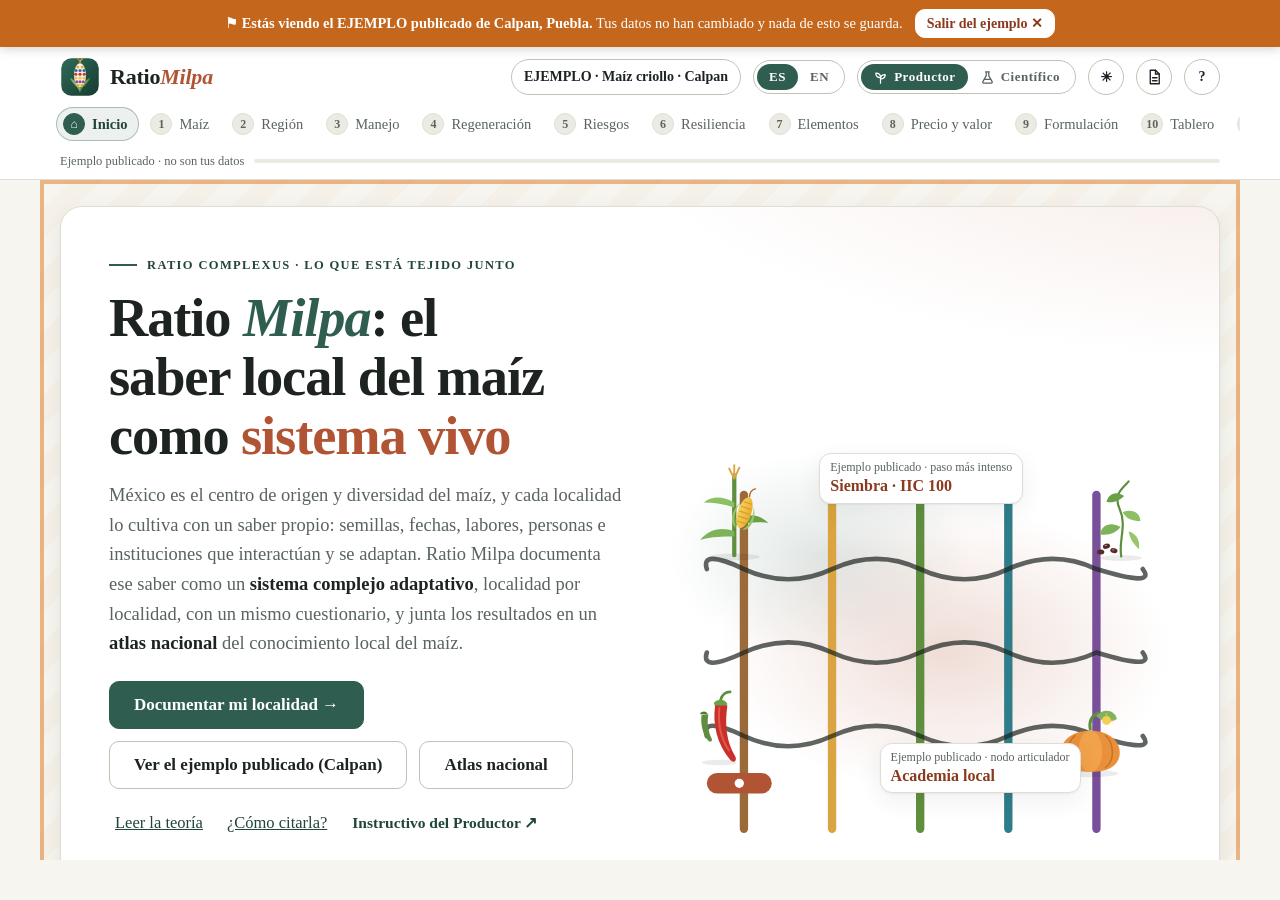
<file: instructivo/fuente/captura.html>
<!doctype html>
<html lang="es">
<head>
<meta charset="utf-8">
<title>captura</title>
<!-- Auxiliar para las capturas de los instructivos de Ratio Milpa.
     Abre la app en un iframe (mismo origen), prepara el estado, se desplaza a una sección
     y dibuja marcas numeradas sobre los elementos indicados. Lo usa capturar.py con Edge sin interfaz.
     Parámetros: b (bloque) · v (prod|cien) · l (es|en) · h (alto) · w (ancho) · sel (selector al que desplazarse)
                 off (margen superior) · m (selectores de marcas separados por «|») · prep (preparaciones separadas por «,») · js (código extra) -->
<style>
html,body{margin:0;padding:0;background:#f6f5f0;overflow:hidden}
#app{border:0;display:block}
#capa{position:absolute;left:0;top:0;pointer-events:none}
.mk{position:absolute;border:3px solid #c0772b;border-radius:10px;box-shadow:0 0 0 3px rgba(255,255,255,.75)}
.mk b{position:absolute;left:-15px;top:-15px;width:28px;height:28px;border-radius:50%;background:#c0772b;color:#fff;font:700 15px/28px "Segoe UI",Arial,sans-serif;text-align:center;box-shadow:0 0 0 3px #fff}
</style>
</head>
<body>
<iframe id="app"></iframe>
<div id="capa"></div>
<script>
const P = new URLSearchParams(location.search);
const W = +(P.get('w') || 1280), H = +(P.get('h') || 860);
const app = document.getElementById('app'), capa = document.getElementById('capa');
app.width = W; app.height = H; capa.style.width = W + 'px'; capa.style.height = H + 'px';
try { localStorage.clear(); localStorage.setItem('milpa_lang', P.get('l') || 'es'); localStorage.setItem('milpa_modo', P.get('v') || 'prod'); localStorage.setItem('milpa_tema', 'light'); } catch (e) {}
const espera = ms => new Promise(r => setTimeout(r, ms));
const PREP = {   // código que se ejecuta dentro de la app (S, LANG y las funciones de la app), después del caso base
  uva: "S.cultivo='uva'; S.sistema='vinedo';",
  bovino: "S.cultivo='bovino'; renderCultivo.tipo='especie'; S.sistema='pastoreo'; S.tipoUP=3;",
  abeja: "S.cultivo='abeja'; renderCultivo.tipo='especie'; S.sistema='apiario'; S.tipoUP=TIPOS_UP.length-1;",
  mango: "S.cultivo='mango'; S.sistema='agrofor'; S.variedad={mango:'Ataulfo'};",
  especies: "renderCultivo.tipo='especie';",
  nuevo: "window.__abrir=['.cat-nuevo','.sis-nuevo'];",
  pitahaya: "S.catExtra=[{id:'cpit',tipo:'cultivo',n:LANG==='en'?'Dragon fruit':'Pitahaya',sci:'Selenicereus undatus',col:'#c2185b'}]; S.cultivo='cpit'; S.variedad={cpit:LANG==='en'?'Red Yucatán':'Roja de Yucatán'};",
  innova: "S.manejo[6]=S.manejo[6]||{}; S.manejo[6].inn=[{t:LANG==='en'?'Mass selection for drought tolerance':'Selección masal por tolerancia a sequía', el:['PM','SEM','KTEC','KTAC'], imp:[1,1,0,1,1]}];",
  reqinn: "S.reqInn=[{t:LANG==='en'?'Soil test before sowing':'Análisis de suelo antes de sembrar', b:'tierra', d:'', fuente:LANG==='en'?'Technical adviser, 2025':'Asesor técnico, 2025'}];",
  paso: "renderManejo.abierto=18;",
  noaplica: "S.pasoNoAplica={5:true};",
  actnueva: "renderManejo.abierto=18; manejoDe(18).inn=[{id:'ilus1', t:LANG==='en'?'Sowing on contour furrows':'Siembra en surcos a curva de nivel', tipo:'inn', prop:'AT', desde:2019, el:['AT','PM'], imp:null}]; window.__abrir=['.pacc[open] details.nueva','.pacc[open] details.nuevo-el'];",
  regenbase: "S.regenBase={fecha:'2025-10-10', IR:0.38, ind:[{id:'labranza',s:0},{id:'cobertura',s:1},{id:'diversidad',s:2},{id:'raices',s:2},{id:'animales',s:2},{id:'insumos',s:0},{id:'mo',s:3},{id:'saber',s:2}]}; S.regenMO={b:'1.8',a:'2.1'};",
  formulado: "S.formulado=true;",
  ejemplo: "window.__dialogo='ejemplo';",
  ayuda: "window.__dialogo='ayuda';",
  oscuro: "window.__oscuro=true;",
  clado_todos: "renderTablero.clado='todos';",
  precio_fin: "renderPrecios.cat='financieros';",
  riesgo_clima: "renderRiesgos.cat='clima';",
  vacio: "",
  mixto: "renderManejo.abierto=18; const _p=PASOS[17]; manejoDe(18).resp[_p.a[1][0]]='no'; delete manejoDe(18).resp[_p.a[2][0]];",
  sinconf: "['diversidad','raices','animales','insumos','mo','saber'].forEach(k=>{ delete S.regen[k]; });",
  parcial: "S.maizTipo='nativo'; S.sistema='milpa'; S.edo='21'; PASOS.slice(0,10).forEach(p=>p.a.forEach(a=>{ manejoDe(p.n).resp[a[0]]='si'; })); S.regen={labranza:2,cobertura:3};",
  modoej: "entrarEjemplo(); S.bloque='tablero'; S.formulado=true;",
  atlasej: "localStorage.removeItem('milpa_atlas'); atlasAgregar([resumenProyecto(estadoCalpan(), 'Díaz-José et al. (2026)', true)]);"
};
app.addEventListener('load', async () => {
  const w = app.contentWindow, d = app.contentDocument;
  const st = d.createElement('style');
  st.textContent = '*,*::before,*::after{animation:none!important;transition:none!important;caret-color:transparent}.aparece,main>*{opacity:1!important;transform:none!important}.dibuja,.clado .rama,.prosp-g .linea-p{stroke-dashoffset:0!important}.toast{display:none!important}';
  d.head.appendChild(st); d.documentElement.style.scrollBehavior = 'auto';
  await espera(400);
  // Caso resuelto: el ejemplo publicado de Calpan en modo ejemplo, con las sugerencias aceptadas (cifras validadas).
  // Con «vacio» la captura muestra la app como la ve una persona nueva.
  const preps = (P.get('prep') || '').split(',').filter(Boolean), vacio = preps.includes('vacio');
  const base = vacio ? '' : "const _b=S.bloque; entrarEjemplo(); S.bloque=_b; regeneracion().ind.forEach(x=>{ if(x.sug!=null) S.regen[x.id]=x.sug; }); riesgos().L.forEach(x=>{ S.riesgo[x.id]={p:x.sug.p,i:x.sug.i,ok:true}; }); S.revisado={elementos:true}; S.formulado=false;";
  const codigo = base + ';' + preps.map(k => PREP[k] || '').join(';') + ';' + (P.get('js') || '');
  try { w.eval(codigo + ';guardar(); render();'); } catch (e) { document.title = 'error: ' + e.message; }
  if (w.__oscuro) w.aplicarTema('dark'); else w.aplicarTema('light');
  await espera(300);
  (w.__abrir || []).forEach(s => { const x = d.querySelector(s); if (x) x.open = true; });
  if (w.__dialogo === 'ejemplo') { const b = d.querySelector('[data-ejemplo]'); if (b) w.abrirEjemplo(b.dataset.ejemplo); }
  if (w.__dialogo === 'ayuda') { const q = d.querySelector(P.get('q') || '.qh'); if (q) q.click(); }
  await espera(300);
  const sel = P.get('sel'), off = +(P.get('off') || 132);
  const ir = () => { if (sel) { const el = d.querySelector(sel); if (el) w.scrollTo({ top: Math.max(0, el.getBoundingClientRect().top + w.scrollY - off), left: 0, behavior: 'instant' }); } else w.scrollTo({ top: 0, left: 0, behavior: 'instant' }); d.querySelectorAll('.bar,main,.steps-nav').forEach(x => { if (x.scrollLeft && !x.matches('.steps-nav')) x.scrollLeft = 0; }); };
  ir(); await espera(250); ir();
  await espera(300);
  capa.innerHTML = '';
  (P.get('m') || '').split('|').filter(Boolean).forEach((s, i) => {
    const el = d.querySelector(s); if (!el) return;
    const r = el.getBoundingClientRect(), pad = 5;
    const mk = document.createElement('div'); mk.className = 'mk';
    mk.style.left = (r.left - pad) + 'px'; mk.style.top = (r.top - pad) + 'px'; mk.style.width = (r.width + 2 * pad) + 'px'; mk.style.height = (r.height + 2 * pad) + 'px';
    mk.innerHTML = `<b>${i + 1}</b>`; if (r.top - pad < 18) { const b = mk.querySelector('b'); b.style.top = 'auto'; b.style.bottom = '-15px'; } if (r.left - pad < 18) { mk.querySelector('b').style.left = '-4px'; } capa.appendChild(mk);
  });
  document.title = 'listo';
});
app.src = '../../index.html?v=' + Date.now() + '#' + (P.get('b') || 'inicio') + '/' + (P.get('v') || 'prod') + '/' + (P.get('l') || 'es');
</script>
</body>
</html>
</file>
